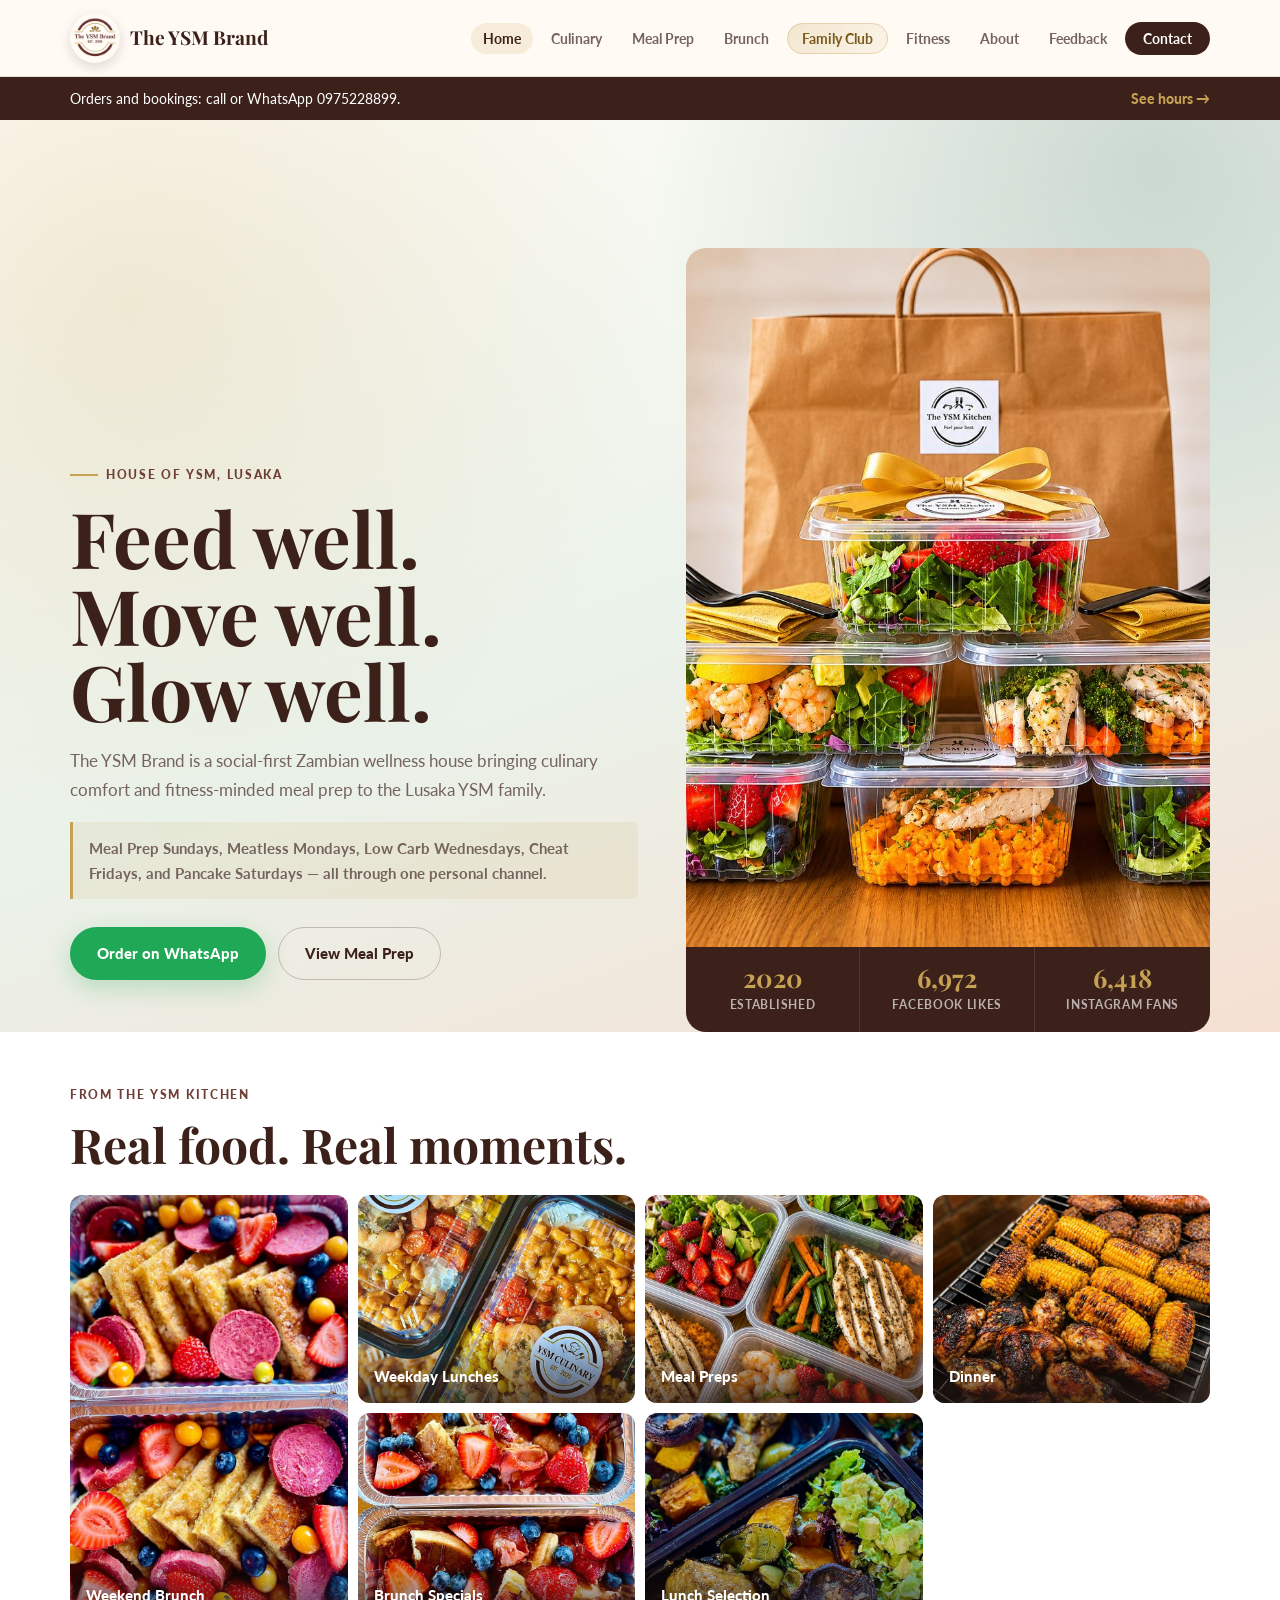
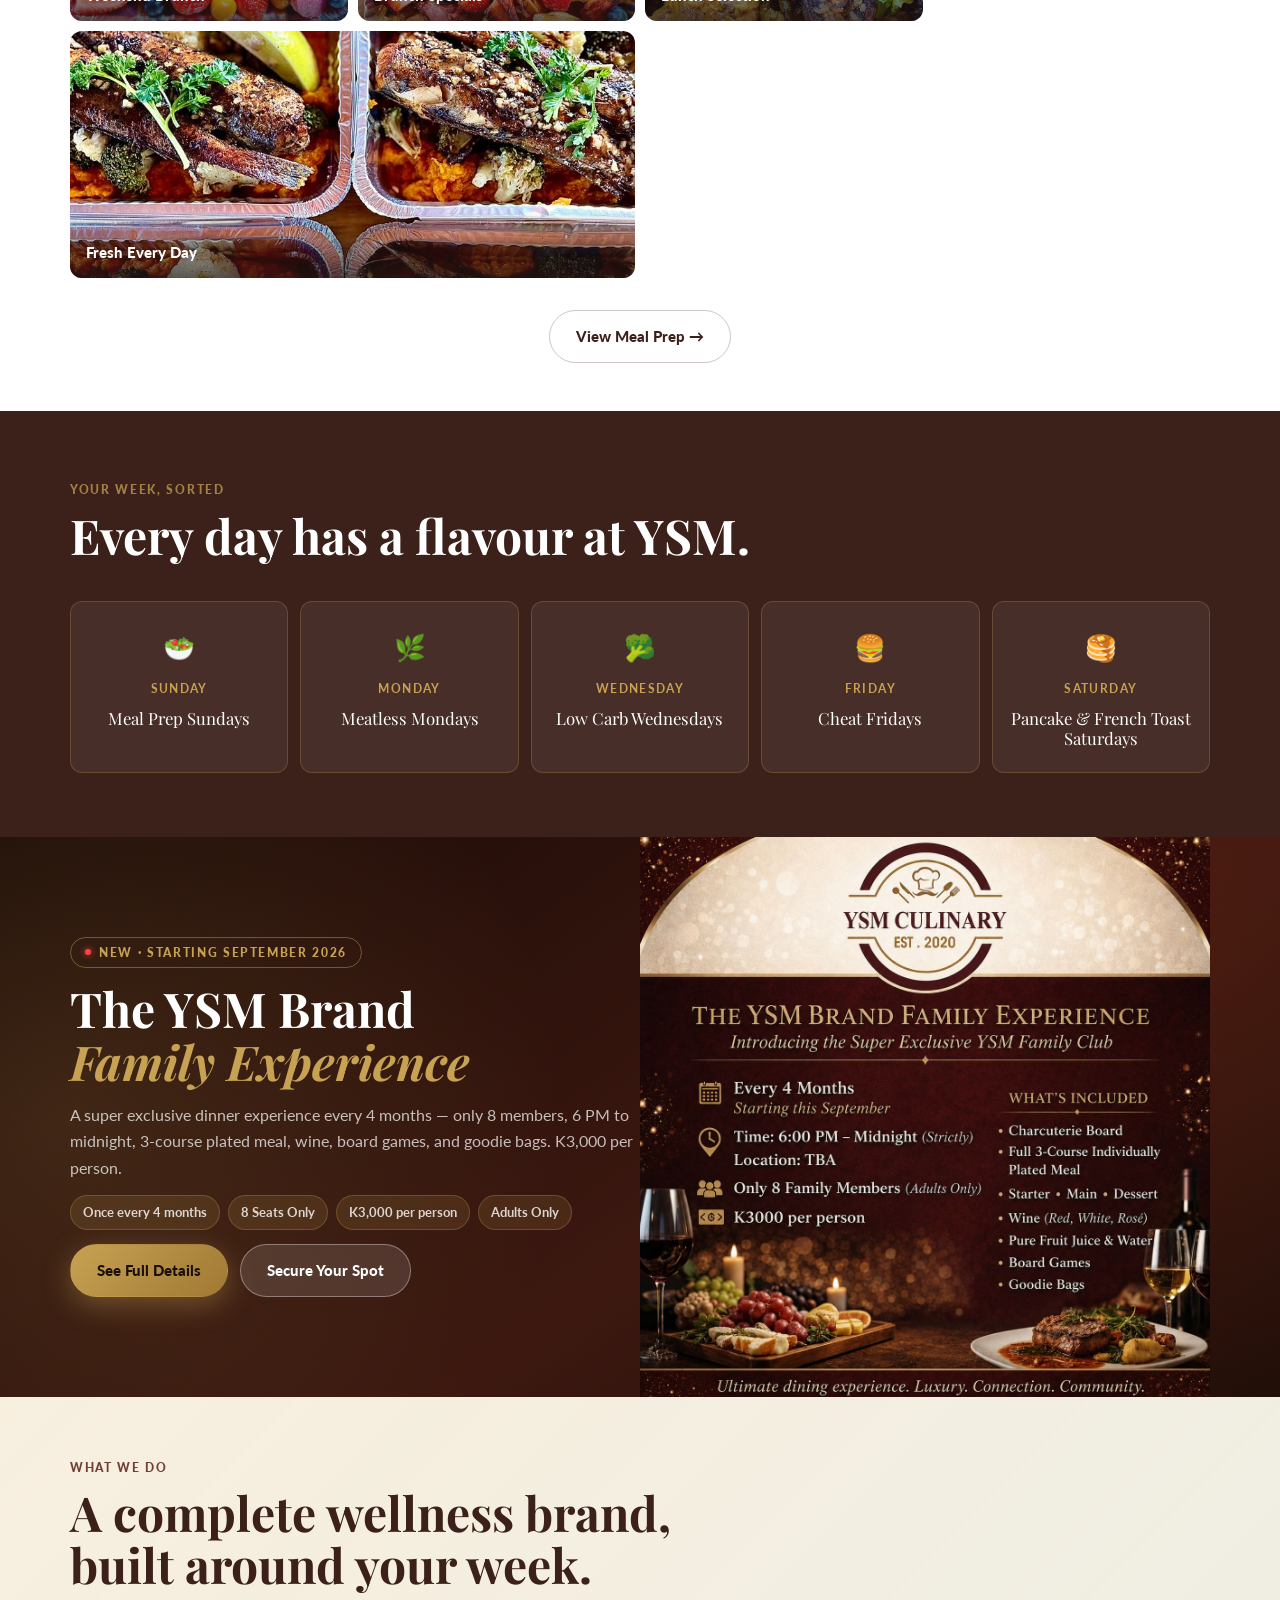
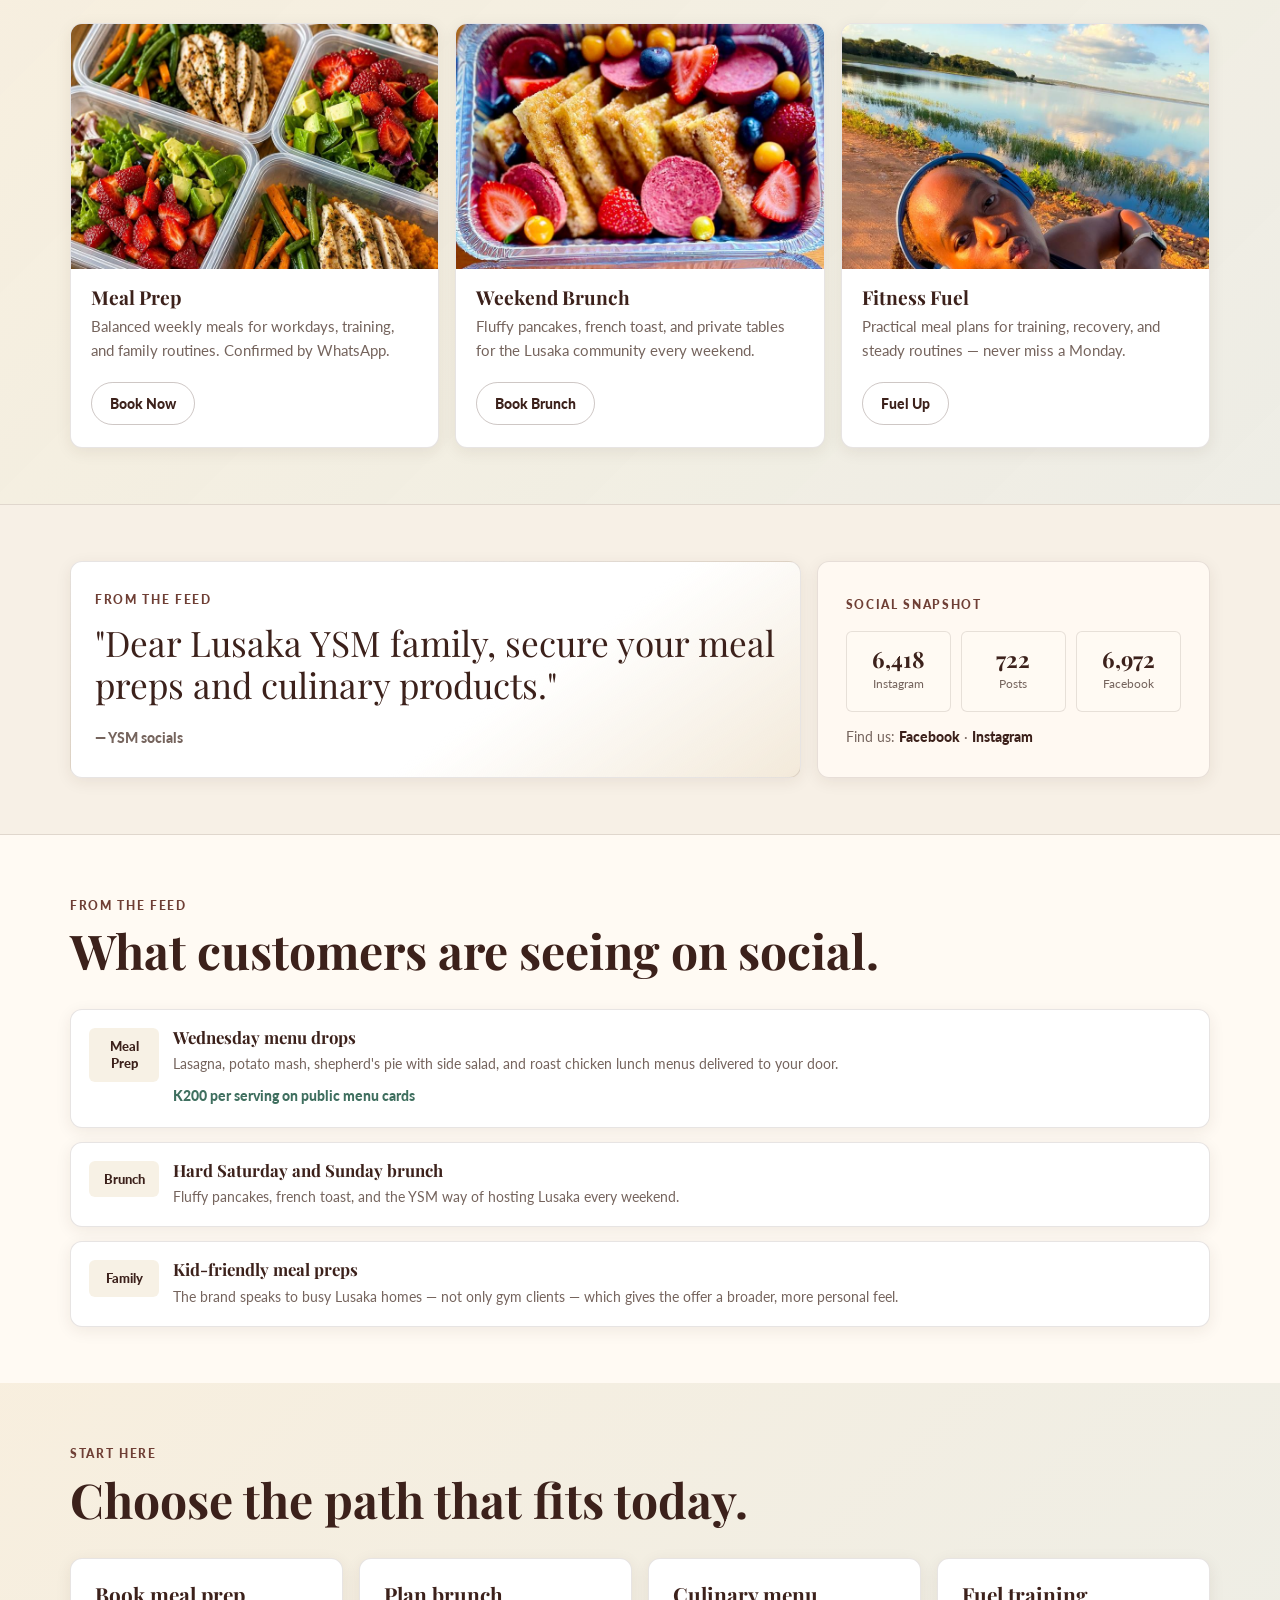
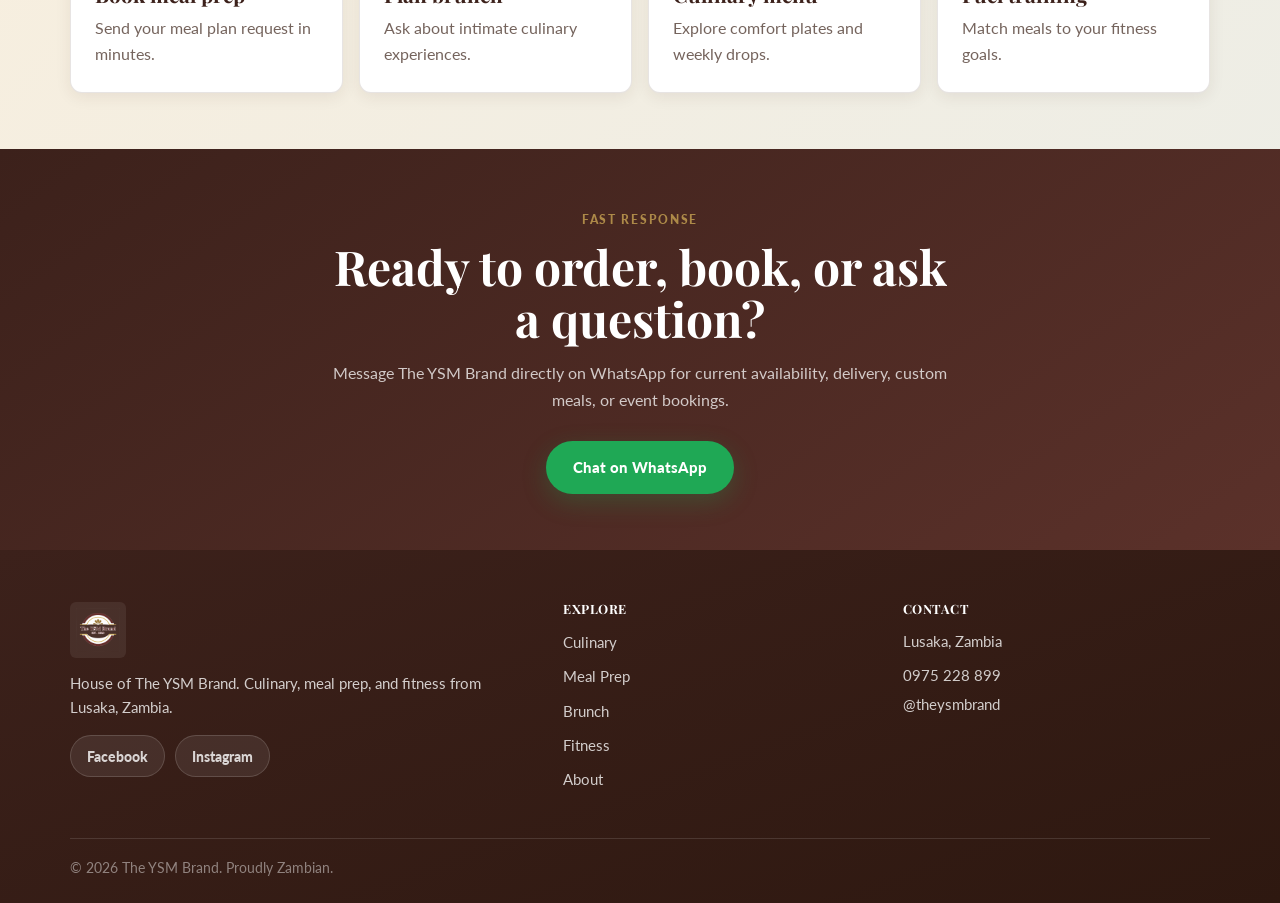
<file: ysm-brand/index.html>
<!DOCTYPE html>
<html lang="en">
<head>
    <meta charset="UTF-8">
    <meta name="viewport" content="width=device-width, initial-scale=1.0">
    <title>The YSM Brand | Lusaka Wellness House</title>
    <meta name="description" content="The YSM Brand is a Lusaka wellness house for culinary experiences, meal prep, brunch, and fitness-focused nutrition.">
    <meta name="author" content="The YSM Brand">
    <meta name="robots" content="index, follow">
    <meta name="keywords" content="The YSM Brand, Lusaka wellness, Zambia, Lusaka meal prep, Lusaka brunch, fitness nutrition Zambia">
    <meta name="theme-color" content="#c7a253">
    <link rel="canonical" href="https://ysm.zingati.app/">
    <meta property="og:site_name" content="The YSM Brand">
    <meta property="og:locale" content="en_ZM">
    <meta property="og:type" content="website">
    <meta property="og:title" content="The YSM Brand | Culinary, Meal Prep &amp; Fitness">
    <meta property="og:description" content="House of The YSM Brand in Lusaka, Zambia. Culinary experiences, meal prep, brunch, and fitness nutrition.">
    <meta property="og:url" content="https://ysm.zingati.app/">
    <meta property="og:image" content="https://ysm.zingati.app/images/social-preview.png">
    <meta property="og:image:width" content="1200">
    <meta property="og:image:height" content="630">
    <meta name="twitter:card" content="summary_large_image">
    <meta name="twitter:title" content="The YSM Brand | Lusaka Wellness House">
    <meta name="twitter:description" content="Culinary experiences, meal prep, brunch, and fitness nutrition from Lusaka, Zambia.">
    <meta name="twitter:image" content="https://ysm.zingati.app/images/social-preview.png">
    <link rel="icon" href="favicon.ico" sizes="any">
    <link rel="icon" href="favicon-32x32.png" type="image/png" sizes="32x32">
    <link rel="apple-touch-icon" href="apple-touch-icon.png" sizes="180x180">
    <link rel="manifest" href="site.webmanifest">
    <link rel="stylesheet" href="css/styles.css">
    <link rel="stylesheet" href="css/family-experience.css">
    <link rel="preconnect" href="https://fonts.googleapis.com">
    <link rel="preconnect" href="https://fonts.gstatic.com" crossorigin>
    <link href="https://fonts.googleapis.com/css2?family=Playfair+Display:wght@600;700&family=Lato:wght@400;700;900&display=swap" rel="stylesheet">
</head>
<body>

    <!-- NAVBAR -->
    <nav class="navbar">
        <div class="container nav-container">
            <div class="logo">
                <a href="index.html">
                    <img src="images/ysm-logo.png" alt="The YSM Brand logo" class="logo-img">
                    <span class="logo-text">The YSM Brand</span>
                </a>
            </div>
            <ul class="nav-links">
                <li><a href="index.html" class="active">Home</a></li>
                <li><a href="culinary.html">Culinary</a></li>
                <li><a href="meal-prep.html">Meal Prep</a></li>
                <li><a href="brunch.html">Brunch</a></li>
                <li><a href="family-experience.html" class="nav-family">Family Club</a></li>
                <li><a href="fitness.html">Fitness</a></li>
                <li><a href="about.html">About</a></li>
                <li><a href="feedback.html">Feedback</a></li>
                <li><a href="contact.html" class="nav-cta">Contact</a></li>
            </ul>
            <button class="mobile-menu-toggle" aria-label="Open menu" id="menuToggle">
                <span></span><span></span><span></span>
            </button>
        </div>
    </nav>
    <nav class="mobile-nav-drawer" id="mobileNav">
        <a href="index.html">Home</a>
        <a href="culinary.html">Culinary</a>
        <a href="meal-prep.html">Meal Prep</a>
        <a href="brunch.html">Brunch</a>
        <a href="family-experience.html" class="nav-family">✦ Family Club</a>
        <a href="fitness.html">Fitness</a>
        <a href="about.html">About</a>
        <a href="feedback.html">Feedback</a>
        <a href="contact.html" class="nav-cta">Contact</a>
    </nav>

    <main>

        <!-- NOTICE BAR -->
        <div class="notice-bar">
            <div class="container">
                <span>Orders and bookings: call or WhatsApp 0975228899.</span>
                <a href="contact.html">See hours →</a>
            </div>
        </div>

        <!-- HERO -->
        <section class="hero">
            <div class="container hero-inner">
                <div class="hero-text">
                    <span class="eyebrow">House of YSM, Lusaka</span>
                    <h1>Feed well.<br>Move well.<br>Glow well.</h1>
                    <p class="hero-lede">The YSM Brand is a social-first Zambian wellness house bringing culinary comfort and fitness-minded meal prep to the Lusaka YSM family.</p>
                    <div class="hero-note">Meal Prep Sundays, Meatless Mondays, Low Carb Wednesdays, Cheat Fridays, and Pancake Saturdays — all through one personal channel.</div>
                    <div class="hero-actions">
                        <a href="https://wa.me/260975228899?text=Hi%20The%20YSM%20Brand,%20I%20would%20like%20to%20place%20an%20order" class="btn btn-whatsapp" target="_blank" rel="noopener">Order on WhatsApp</a>
                        <a href="meal-prep.html" class="btn btn-outline">View Meal Prep</a>
                    </div>
                </div>
                <div class="hero-photo-wrap">
                    <img src="images/ysm-meal-preps-main.jpg" alt="YSM meal prep — fresh packaged meals from the YSM kitchen" loading="eager">
                    <div class="hero-stats">
                        <div class="hero-stat"><strong>2020</strong><span>Established</span></div>
                        <div class="hero-stat"><strong>6,972</strong><span>Facebook likes</span></div>
                        <div class="hero-stat"><strong>6,418</strong><span>Instagram fans</span></div>
                    </div>
                </div>
            </div>
        </section>

        <!-- PHOTO GALLERY -->
        <section class="gallery-section">
            <div class="container">
                <span class="section-kicker">From the YSM kitchen</span>
                <h2 class="section-title">Real food. Real moments.</h2>
                <div class="photo-grid">
                    <div class="photo-grid-item tall">
                        <img src="images/brunch-ysm.jpg" alt="YSM weekend brunch spread" loading="lazy">
                        <div class="photo-label">Weekend Brunch</div>
                    </div>
                    <div class="photo-grid-item">
                        <img src="images/ysm-lunches.jpg" alt="YSM weekday lunches" loading="lazy">
                        <div class="photo-label">Weekday Lunches</div>
                    </div>
                    <div class="photo-grid-item">
                        <img src="images/ysm-meal-preps.jpg" alt="YSM meal preps" loading="lazy">
                        <div class="photo-label">Meal Preps</div>
                    </div>
                    <div class="photo-grid-item">
                        <img src="images/ysm-dinner.jpg" alt="YSM dinner service" loading="lazy">
                        <div class="photo-label">Dinner</div>
                    </div>
                    <div class="photo-grid-item">
                        <img src="images/brunch-ysm-2.jpg" alt="YSM brunch second look" loading="lazy">
                        <div class="photo-label">Brunch Specials</div>
                    </div>
                    <div class="photo-grid-item">
                        <img src="images/ysm-lunches-2.jpg" alt="YSM lunch selection" loading="lazy">
                        <div class="photo-label">Lunch Selection</div>
                    </div>
                    <div class="photo-grid-item wide">
                        <img src="images/ysm-lunches-3.jpg" alt="YSM lunch variety" loading="lazy">
                        <div class="photo-label">Fresh Every Day</div>
                    </div>
                </div>
                <div style="text-align:center;margin-top:32px">
                    <a href="meal-prep.html" class="btn btn-outline">View Meal Prep →</a>
                </div>
            </div>
        </section>

        <!-- WEEKLY SCHEDULE -->
        <section class="weekly-schedule">
            <div class="container">
                <div class="section-head">
                    <span class="section-kicker">Your week, sorted</span>
                    <h2 class="section-title">Every day has a flavour at YSM.</h2>
                </div>
                <div class="week-strip">
                    <div class="week-card">
                        <span class="week-emoji">🥗</span>
                        <div class="week-day">Sunday</div>
                        <div class="week-theme">Meal Prep Sundays</div>
                    </div>
                    <div class="week-card">
                        <span class="week-emoji">🌿</span>
                        <div class="week-day">Monday</div>
                        <div class="week-theme">Meatless Mondays</div>
                    </div>
                    <div class="week-card">
                        <span class="week-emoji">🥦</span>
                        <div class="week-day">Wednesday</div>
                        <div class="week-theme">Low Carb Wednesdays</div>
                    </div>
                    <div class="week-card">
                        <span class="week-emoji">🍔</span>
                        <div class="week-day">Friday</div>
                        <div class="week-theme">Cheat Fridays</div>
                    </div>
                    <div class="week-card">
                        <span class="week-emoji">🥞</span>
                        <div class="week-day">Saturday</div>
                        <div class="week-theme">Pancake &amp; French Toast Saturdays</div>
                    </div>
                </div>
            </div>
        </section>

        <!-- FAMILY EXPERIENCE PROMO -->
        <section class="fc-promo">
            <div class="container fc-promo-inner">
                <div class="fc-promo-text">
                    <div class="fc-promo-new">New · Starting September 2026</div>
                    <h2>The YSM Brand<br><em>Family Experience</em></h2>
                    <p>A super exclusive dinner experience every 4 months — only 8 members, 6 PM to midnight, 3-course plated meal, wine, board games, and goodie bags. K3,000 per person.</p>
                    <div class="fc-promo-chips">
                        <span class="fc-chip">Once every 4 months</span>
                        <span class="fc-chip">8 Seats Only</span>
                        <span class="fc-chip">K3,000 per person</span>
                        <span class="fc-chip">Adults Only</span>
                    </div>
                    <div class="fc-promo-actions">
                        <a href="family-experience.html" class="btn btn-gold">See Full Details</a>
                        <a href="https://wa.me/260975228899?text=Hi%20The%20YSM%20Brand,%20I%20would%20like%20to%20secure%20my%20spot%20for%20the%20YSM%20Family%20Experience%20dinner%20club" class="btn btn-glass" target="_blank" rel="noopener">Secure Your Spot</a>
                    </div>
                </div>
                <img class="fc-promo-image" src="images/ysm-family-experience.jpg" alt="The YSM Brand Family Experience — exclusive monthly dinner club in Lusaka" loading="lazy">
            </div>
        </section>

        <!-- WHAT WE DO -->
        <section class="warm-band">
            <div class="container">
                <div class="section-head">
                    <span class="section-kicker">What we do</span>
                    <h2 class="section-title">A complete wellness brand,<br>built around your week.</h2>
                </div>
                <div class="grid-3">
                    <div class="visual-card">
                        <img class="visual-card-img" src="images/ysm-meal-preps.jpg" alt="YSM meal preps">
                        <div class="visual-card-body">
                            <h3>Meal Prep</h3>
                            <p>Balanced weekly meals for workdays, training, and family routines. Confirmed by WhatsApp.</p>
                            <a href="meal-prep.html" class="btn btn-outline btn-sm" style="margin-top:14px;align-self:flex-start">Book Now</a>
                        </div>
                    </div>
                    <div class="visual-card">
                        <img class="visual-card-img" src="images/brunch-ysm.jpg" alt="YSM weekend brunch">
                        <div class="visual-card-body">
                            <h3>Weekend Brunch</h3>
                            <p>Fluffy pancakes, french toast, and private tables for the Lusaka community every weekend.</p>
                            <a href="brunch.html" class="btn btn-outline btn-sm" style="margin-top:14px;align-self:flex-start">Book Brunch</a>
                        </div>
                    </div>
                    <div class="visual-card">
                        <img class="visual-card-img" src="images/ysm-fitness-outdoor.jpg" alt="YSM fitness — outdoor run in Lusaka">
                        <div class="visual-card-body">
                            <h3>Fitness Fuel</h3>
                            <p>Practical meal plans for training, recovery, and steady routines — never miss a Monday.</p>
                            <a href="fitness.html" class="btn btn-outline btn-sm" style="margin-top:14px;align-self:flex-start">Fuel Up</a>
                        </div>
                    </div>
                </div>
            </div>
        </section>

        <!-- SOCIAL PROOF -->
        <section class="band">
            <div class="container social-proof-grid">
                <article class="voice-card">
                    <div>
                        <span class="section-kicker" style="margin-bottom:12px;display:block">From the feed</span>
                        <blockquote>"Dear Lusaka YSM family, secure your meal preps and culinary products."</blockquote>
                    </div>
                    <cite>— YSM socials</cite>
                </article>
                <div class="panel soft">
                    <span class="section-kicker">Social snapshot</span>
                    <div class="stats-grid" style="margin-top:14px">
                        <div class="stat"><strong>6,418</strong><span>Instagram</span></div>
                        <div class="stat"><strong>722</strong><span>Posts</span></div>
                        <div class="stat"><strong>6,972</strong><span>Facebook</span></div>
                    </div>
                    <p class="source-note">Find us: <a href="https://www.facebook.com/theysmbrand" target="_blank" rel="noopener">Facebook</a> · <a href="https://www.instagram.com/theysmbrand/" target="_blank" rel="noopener">Instagram</a></p>
                </div>
            </div>
        </section>

        <!-- MENU BOARD -->
        <section>
            <div class="container">
                <div class="section-head">
                    <span class="section-kicker">From the feed</span>
                    <h2 class="section-title">What customers are seeing on social.</h2>
                </div>
                <div class="menu-board">
                    <article class="menu-card">
                        <div class="menu-date">Meal<br>Prep</div>
                        <div>
                            <h3>Wednesday menu drops</h3>
                            <p>Lasagna, potato mash, shepherd's pie with side salad, and roast chicken lunch menus delivered to your door.</p>
                            <span class="menu-price">K200 per serving on public menu cards</span>
                        </div>
                    </article>
                    <article class="menu-card">
                        <div class="menu-date">Brunch</div>
                        <div>
                            <h3>Hard Saturday and Sunday brunch</h3>
                            <p>Fluffy pancakes, french toast, and the YSM way of hosting Lusaka every weekend.</p>
                        </div>
                    </article>
                    <article class="menu-card">
                        <div class="menu-date">Family</div>
                        <div>
                            <h3>Kid-friendly meal preps</h3>
                            <p>The brand speaks to busy Lusaka homes — not only gym clients — which gives the offer a broader, more personal feel.</p>
                        </div>
                    </article>
                </div>
            </div>
        </section>

        <!-- START HERE -->
        <section class="warm-band">
            <div class="container">
                <div class="section-head">
                    <span class="section-kicker">Start here</span>
                    <h2 class="section-title">Choose the path that fits today.</h2>
                </div>
                <div class="grid-4">
                    <a class="card card-link" href="meal-prep.html">
                        <h3>Book meal prep</h3>
                        <p>Send your meal plan request in minutes.</p>
                    </a>
                    <a class="card card-link" href="brunch.html">
                        <h3>Plan brunch</h3>
                        <p>Ask about intimate culinary experiences.</p>
                    </a>
                    <a class="card card-link" href="culinary.html">
                        <h3>Culinary menu</h3>
                        <p>Explore comfort plates and weekly drops.</p>
                    </a>
                    <a class="card card-link" href="fitness.html">
                        <h3>Fuel training</h3>
                        <p>Match meals to your fitness goals.</p>
                    </a>
                </div>
            </div>
        </section>

        <!-- CTA BAND -->
        <section class="dark-band">
            <div class="container" style="text-align:center;max-width:640px">
                <span class="section-kicker" style="color:rgba(199,162,83,0.8)">Fast response</span>
                <h2 class="section-title" style="margin-top:10px">Ready to order, book, or ask a question?</h2>
                <p class="section-lede" style="margin:0 0 28px">Message The YSM Brand directly on WhatsApp for current availability, delivery, custom meals, or event bookings.</p>
                <a href="https://wa.me/260975228899" class="btn btn-whatsapp" target="_blank" rel="noopener">Chat on WhatsApp</a>
            </div>
        </section>

    </main>

    <!-- FOOTER -->
    <footer class="footer">
        <div class="container footer-grid">
            <div>
                <img src="images/ysm-logo.png" alt="The YSM Brand logo" class="footer-logo">
                <p>House of The YSM Brand. Culinary, meal prep, and fitness from Lusaka, Zambia.</p>
                <div class="social-strip" style="margin-top:16px">
                    <a class="social-link" href="https://www.facebook.com/theysmbrand" target="_blank" rel="noopener" style="background:rgba(255,255,255,0.08);border-color:rgba(255,255,255,0.15);color:rgba(255,255,255,0.8)">Facebook</a>
                    <a class="social-link" href="https://www.instagram.com/theysmbrand/" target="_blank" rel="noopener" style="background:rgba(255,255,255,0.08);border-color:rgba(255,255,255,0.15);color:rgba(255,255,255,0.8)">Instagram</a>
                </div>
            </div>
            <div>
                <h4>Explore</h4>
                <ul>
                    <li><a href="culinary.html">Culinary</a></li>
                    <li><a href="meal-prep.html">Meal Prep</a></li>
                    <li><a href="brunch.html">Brunch</a></li>
                    <li><a href="fitness.html">Fitness</a></li>
                    <li><a href="about.html">About</a></li>
                </ul>
            </div>
            <div>
                <h4>Contact</h4>
                <p>Lusaka, Zambia</p>
                <p style="margin-top:10px"><a href="https://wa.me/260975228899">0975 228 899</a></p>
                <p style="margin-top:6px"><a href="https://www.instagram.com/theysmbrand/">@theysmbrand</a></p>
            </div>
        </div>
        <div class="container footer-bottom">&copy; 2026 The YSM Brand. Proudly Zambian.</div>
    </footer>

    <!-- MOBILE ACTION BAR -->
    <div class="mobile-action-bar">
        <a href="https://wa.me/260975228899" class="btn btn-whatsapp" target="_blank" rel="noopener">WhatsApp</a>
        <a href="meal-prep.html" class="btn btn-outline">Meal Prep</a>
    </div>

    <script src="js/main.js"></script>
    <script>
        const toggle = document.getElementById('menuToggle');
        const drawer = document.getElementById('mobileNav');
        toggle.addEventListener('click', () => {
            drawer.classList.toggle('active');
            toggle.setAttribute('aria-expanded', drawer.classList.contains('active'));
        });
    </script>
</body>
</html>
</file>
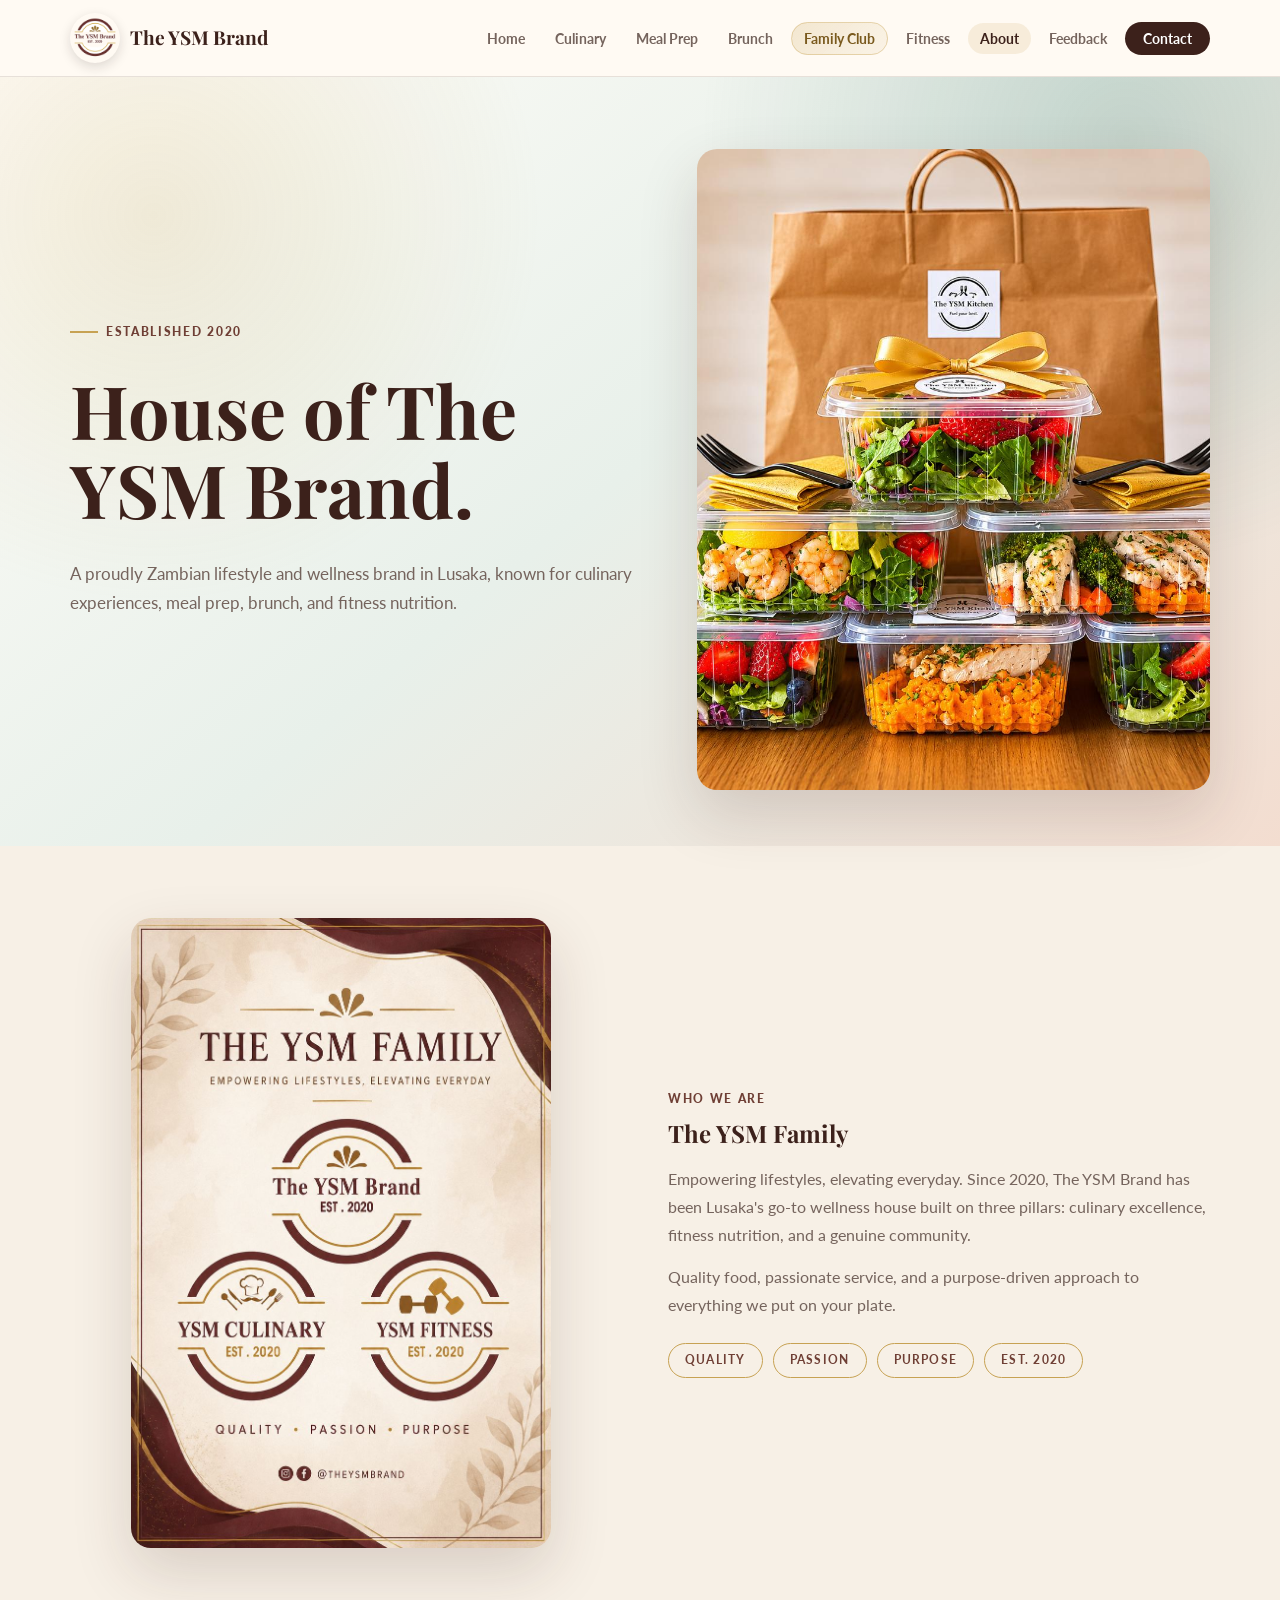
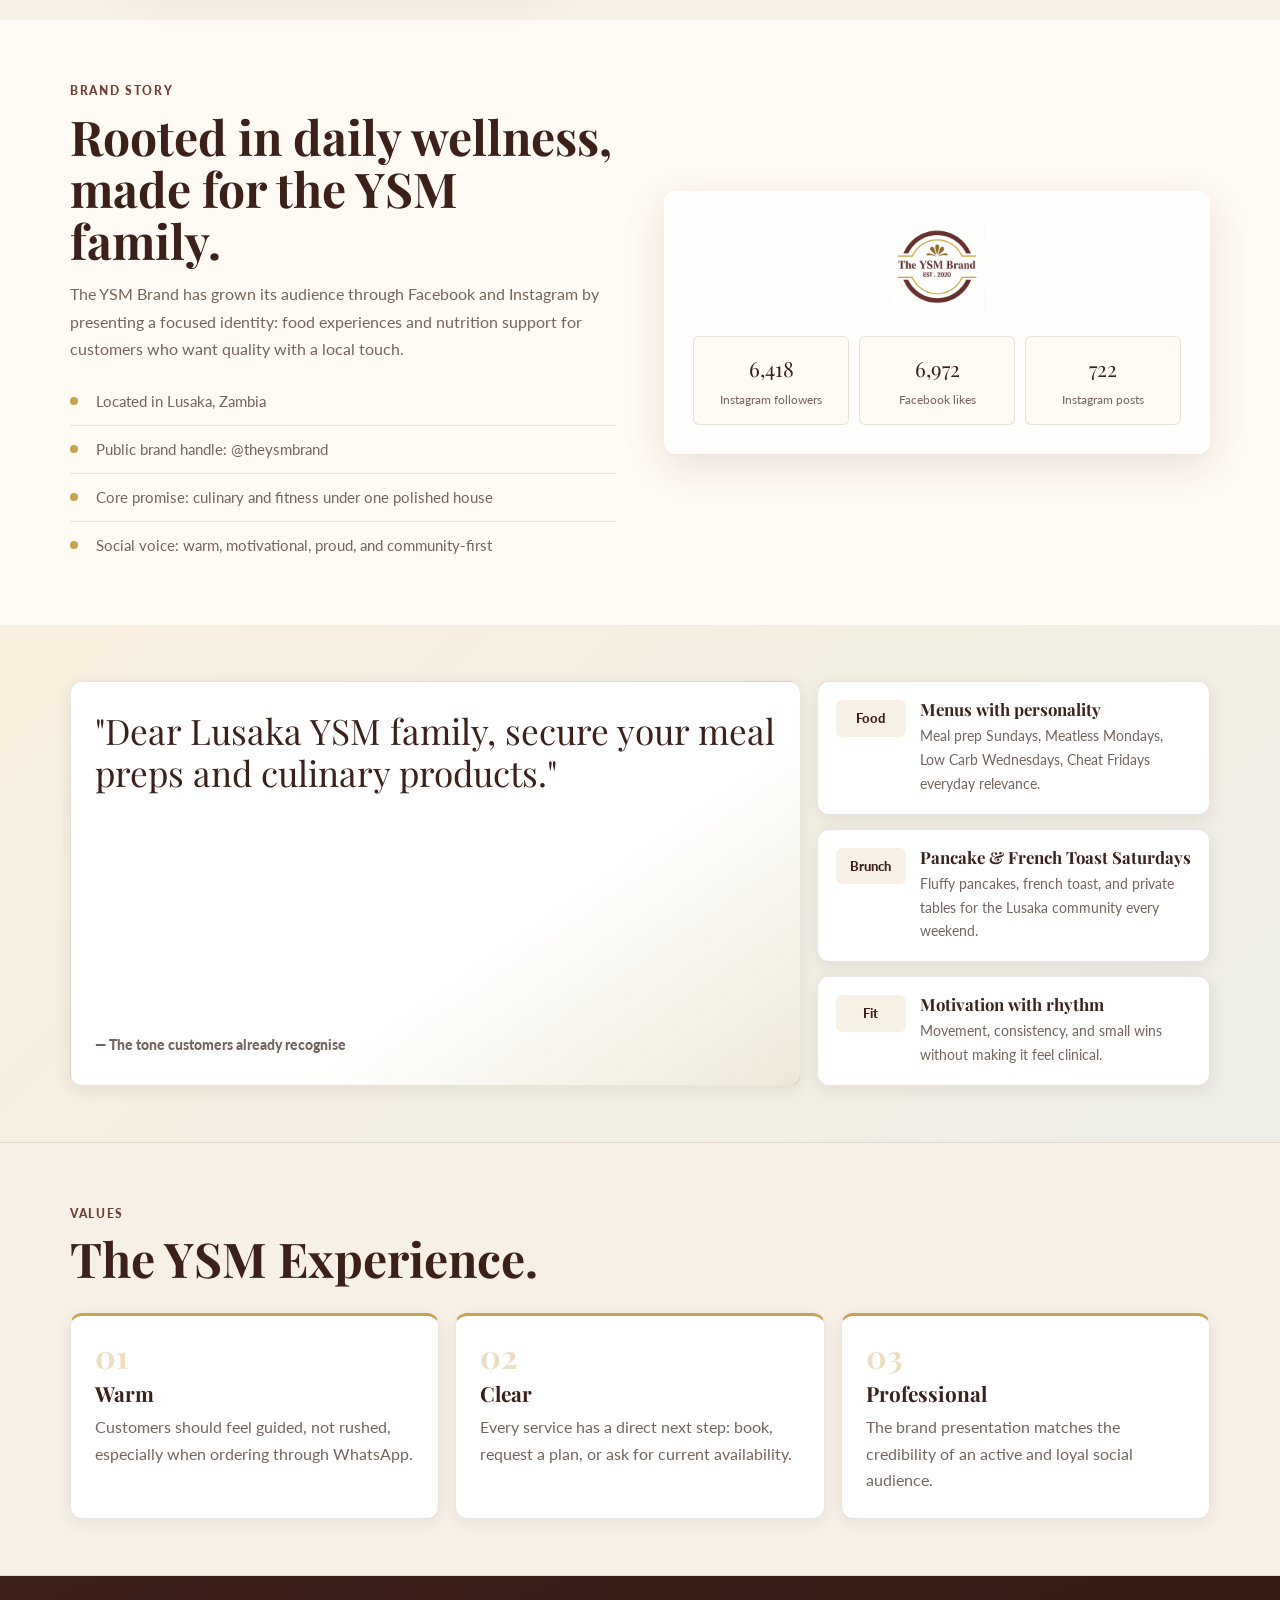
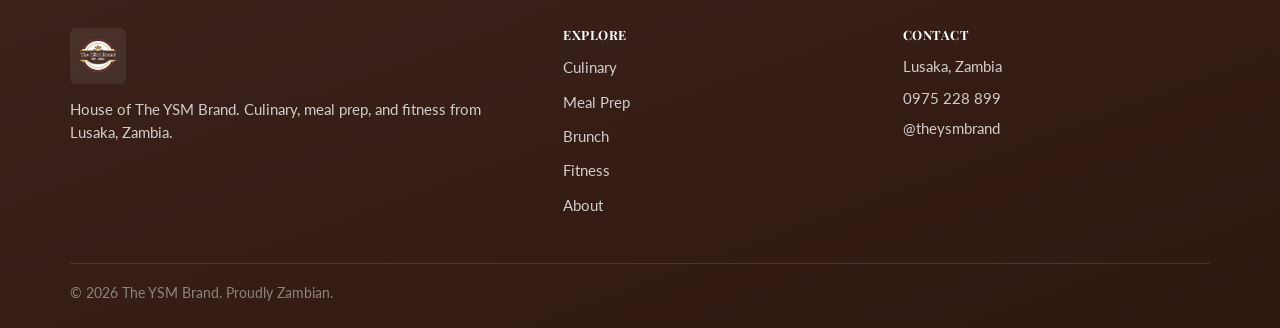
<file: ysm-brand/about.html>
<!DOCTYPE html>
<html lang="en">
<head>
    <meta charset="UTF-8">
    <meta name="viewport" content="width=device-width, initial-scale=1.0">
    <title>About | The YSM Brand</title>
    <meta name="description" content="Learn about The YSM Brand, a Lusaka-based wellness brand established in 2020 across culinary experiences and fitness nutrition.">
    <link rel="canonical" href="https://ysm.zingati.app/about.html">
    <meta property="og:title" content="About | The YSM Brand">
    <meta property="og:description" content="Meet The YSM Brand — a proudly Zambian wellness house in Lusaka, established 2020. Quality food, passionate service, and a purpose-driven approach to culinary and fitness.">
    <meta property="og:image" content="https://ysm.zingati.app/images/social-preview.png">
    <meta name="theme-color" content="#c7a253">
    <link rel="icon" href="favicon.ico" sizes="any">
    <link rel="apple-touch-icon" href="apple-touch-icon.png" sizes="180x180">
    <link rel="manifest" href="site.webmanifest">
    <link rel="stylesheet" href="css/styles.css">
    <link rel="preconnect" href="https://fonts.googleapis.com">
    <link rel="preconnect" href="https://fonts.gstatic.com" crossorigin>
    <link href="https://fonts.googleapis.com/css2?family=Playfair+Display:wght@600;700&family=Lato:wght@400;700;900&display=swap" rel="stylesheet">
</head>
<body>
    <nav class="navbar">
        <div class="container nav-container">
            <div class="logo"><a href="index.html"><img src="images/ysm-logo.png" alt="The YSM Brand logo" class="logo-img"><span class="logo-text">The YSM Brand</span></a></div>
            <ul class="nav-links">
                <li><a href="index.html">Home</a></li><li><a href="culinary.html">Culinary</a></li><li><a href="meal-prep.html">Meal Prep</a></li><li><a href="brunch.html">Brunch</a></li><li><a href="family-experience.html" class="nav-family">Family Club</a></li><li><a href="fitness.html">Fitness</a></li><li><a href="about.html" class="active">About</a></li><li><a href="feedback.html">Feedback</a></li><li><a href="contact.html" class="nav-cta">Contact</a></li>
            </ul>
            <button class="mobile-menu-toggle" id="menuToggle" aria-label="Open menu"><span></span><span></span><span></span></button>
        </div>
    </nav>
    <nav class="mobile-nav-drawer" id="mobileNav">
        <a href="index.html">Home</a><a href="culinary.html">Culinary</a><a href="meal-prep.html">Meal Prep</a><a href="brunch.html">Brunch</a><a href="family-experience.html" class="nav-family">✦ Family Club</a><a href="fitness.html">Fitness</a><a href="about.html">About</a><a href="feedback.html">Feedback</a><a href="contact.html" class="nav-cta">Contact</a>
    </nav>

    <main>

        <!-- HERO -->
        <section class="page-hero">
            <div class="container page-hero-inner">
                <div class="page-hero-text">
                    <span class="eyebrow">Established 2020</span>
                    <h1>House of The YSM Brand.</h1>
                    <p class="page-lede">A proudly Zambian lifestyle and wellness brand in Lusaka, known for culinary experiences, meal prep, brunch, and fitness nutrition.</p>
                </div>
                <img class="page-hero-image" src="images/ysm-meal-preps-main.jpg" alt="YSM meal preps — the YSM Brand culinary pillar" loading="eager">
            </div>
        </section>

        <!-- WHO WE ARE -->
        <section class="ysm-family-section">
            <div class="container ysm-family-inner">
                <img class="ysm-family-image" src="images/ysm-family-brand.jpg" alt="The YSM Family — Quality, Passion, Purpose" loading="lazy">
                <div class="ysm-family-text">
                    <span class="section-kicker">Who we are</span>
                    <h2>The YSM Family</h2>
                    <p>Empowering lifestyles, elevating everyday. Since 2020, The YSM Brand has been Lusaka's go-to wellness house built on three pillars: culinary excellence, fitness nutrition, and a genuine community.</p>
                    <p>Quality food, passionate service, and a purpose-driven approach to everything we put on your plate.</p>
                    <div class="ysm-family-pillars">
                        <span class="ysm-family-pillar">Quality</span>
                        <span class="ysm-family-pillar">Passion</span>
                        <span class="ysm-family-pillar">Purpose</span>
                        <span class="ysm-family-pillar">Est. 2020</span>
                    </div>
                </div>
            </div>
        </section>

        <!-- BRAND STORY -->
        <section>
            <div class="container split">
                <div>
                    <span class="section-kicker">Brand story</span>
                    <h2 class="section-title">Rooted in daily wellness, made for the YSM family.</h2>
                    <p class="section-lede">The YSM Brand has grown its audience through Facebook and Instagram by presenting a focused identity: food experiences and nutrition support for customers who want quality with a local touch.</p>
                    <ul class="check-list">
                        <li>Located in Lusaka, Zambia</li>
                        <li>Public brand handle: @theysmbrand</li>
                        <li>Core promise: culinary and fitness under one polished house</li>
                        <li>Social voice: warm, motivational, proud, and community-first</li>
                    </ul>
                </div>
                <div class="brand-card">
                    <img src="images/ysm-logo.png" alt="The YSM Brand logo">
                    <dl>
                        <div><dt>6,418</dt><dd>Instagram followers</dd></div>
                        <div><dt>6,972</dt><dd>Facebook likes</dd></div>
                        <div><dt>722</dt><dd>Instagram posts</dd></div>
                    </dl>
                </div>
            </div>
        </section>

        <!-- WHAT WE DO -->
        <section class="warm-band">
            <div class="container social-proof-grid">
                <article class="voice-card">
                    <div><blockquote>"Dear Lusaka YSM family, secure your meal preps and culinary products."</blockquote></div>
                    <cite>— The tone customers already recognise</cite>
                </article>
                <div class="menu-board">
                    <article class="menu-card"><div class="menu-date">Food</div><div><h3>Menus with personality</h3><p>Meal prep Sundays, Meatless Mondays, Low Carb Wednesdays, Cheat Fridays everyday relevance.</p></div></article>
                    <article class="menu-card"><div class="menu-date">Brunch</div><div><h3>Pancake &amp; French Toast Saturdays</h3><p>Fluffy pancakes, french toast, and private tables for the Lusaka community every weekend.</p></div></article>
                    <article class="menu-card"><div class="menu-date">Fit</div><div><h3>Motivation with rhythm</h3><p>Movement, consistency, and small wins without making it feel clinical.</p></div></article>
                </div>
            </div>
        </section>

        <!-- VALUES -->
        <section class="band">
            <div class="container">
                <span class="section-kicker">Values</span>
                <h2 class="section-title" style="margin-bottom:28px">The YSM Experience.</h2>
                <div class="grid-3">
                    <article class="card card--gold-accent"><div class="card-gold-num">01</div><h3>Warm</h3><p>Customers should feel guided, not rushed, especially when ordering through WhatsApp.</p></article>
                    <article class="card card--gold-accent"><div class="card-gold-num">02</div><h3>Clear</h3><p>Every service has a direct next step: book, request a plan, or ask for current availability.</p></article>
                    <article class="card card--gold-accent"><div class="card-gold-num">03</div><h3>Professional</h3><p>The brand presentation matches the credibility of an active and loyal social audience.</p></article>
                </div>
            </div>
        </section>

    </main>

    <footer class="footer">
        <div class="container footer-grid">
            <div><img src="images/ysm-logo.png" alt="The YSM Brand logo" class="footer-logo"><p>House of The YSM Brand. Culinary, meal prep, and fitness from Lusaka, Zambia.</p></div>
            <div><h4>Explore</h4><ul><li><a href="culinary.html">Culinary</a></li><li><a href="meal-prep.html">Meal Prep</a></li><li><a href="brunch.html">Brunch</a></li><li><a href="fitness.html">Fitness</a></li><li><a href="about.html">About</a></li></ul></div>
            <div><h4>Contact</h4><p>Lusaka, Zambia</p><p style="margin-top:8px"><a href="https://wa.me/260975228899">0975 228 899</a></p><p style="margin-top:6px"><a href="https://www.instagram.com/theysmbrand/">@theysmbrand</a></p></div>
        </div>
        <div class="container footer-bottom">&copy; 2026 The YSM Brand. Proudly Zambian.</div>
    </footer>
    <div class="mobile-action-bar">
        <a class="btn btn-whatsapp" target="_blank" rel="noopener" href="https://wa.me/260975228899">WhatsApp</a>
        <a class="btn btn-outline" href="culinary.html">Culinary</a>
    </div>
    <script src="js/main.js"></script>
    <script>const t=document.getElementById('menuToggle'),d=document.getElementById('mobileNav');t.addEventListener('click',()=>{d.classList.toggle('active');});</script>
</body>
</html>
</file>
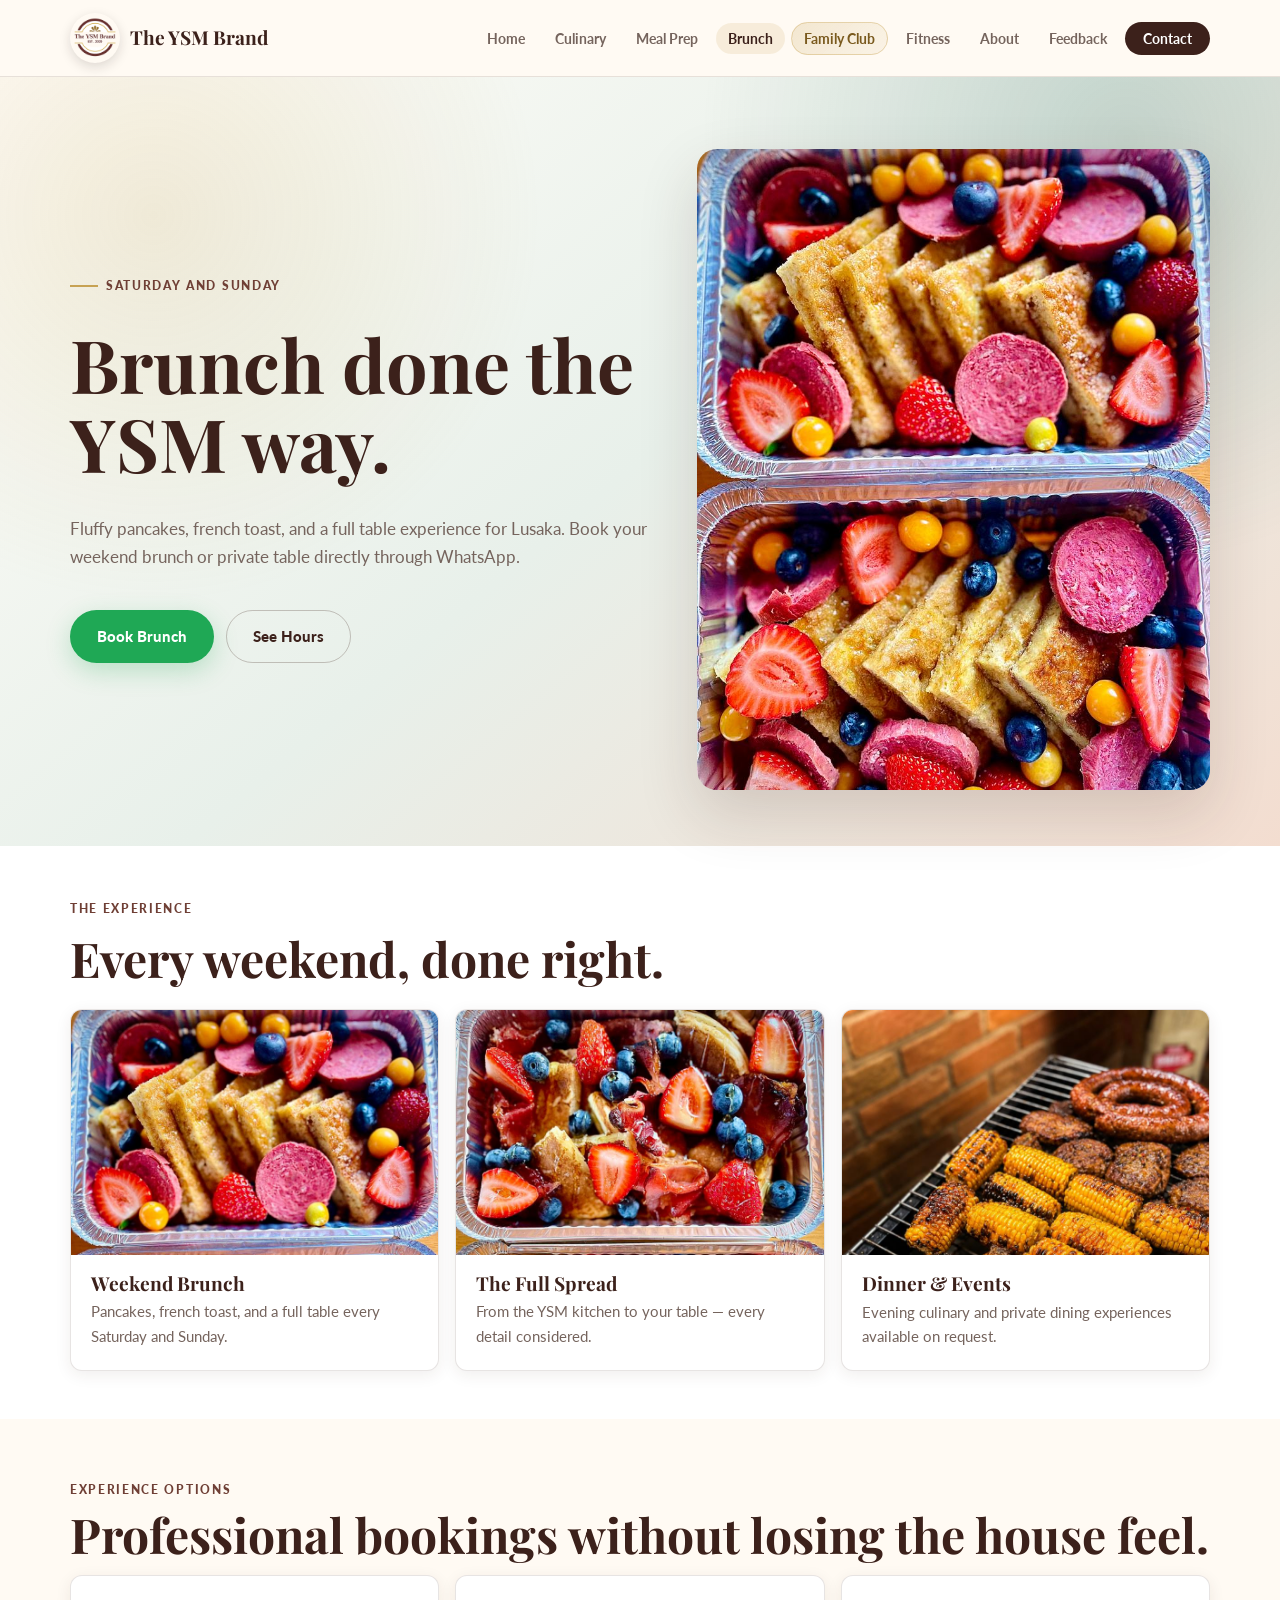
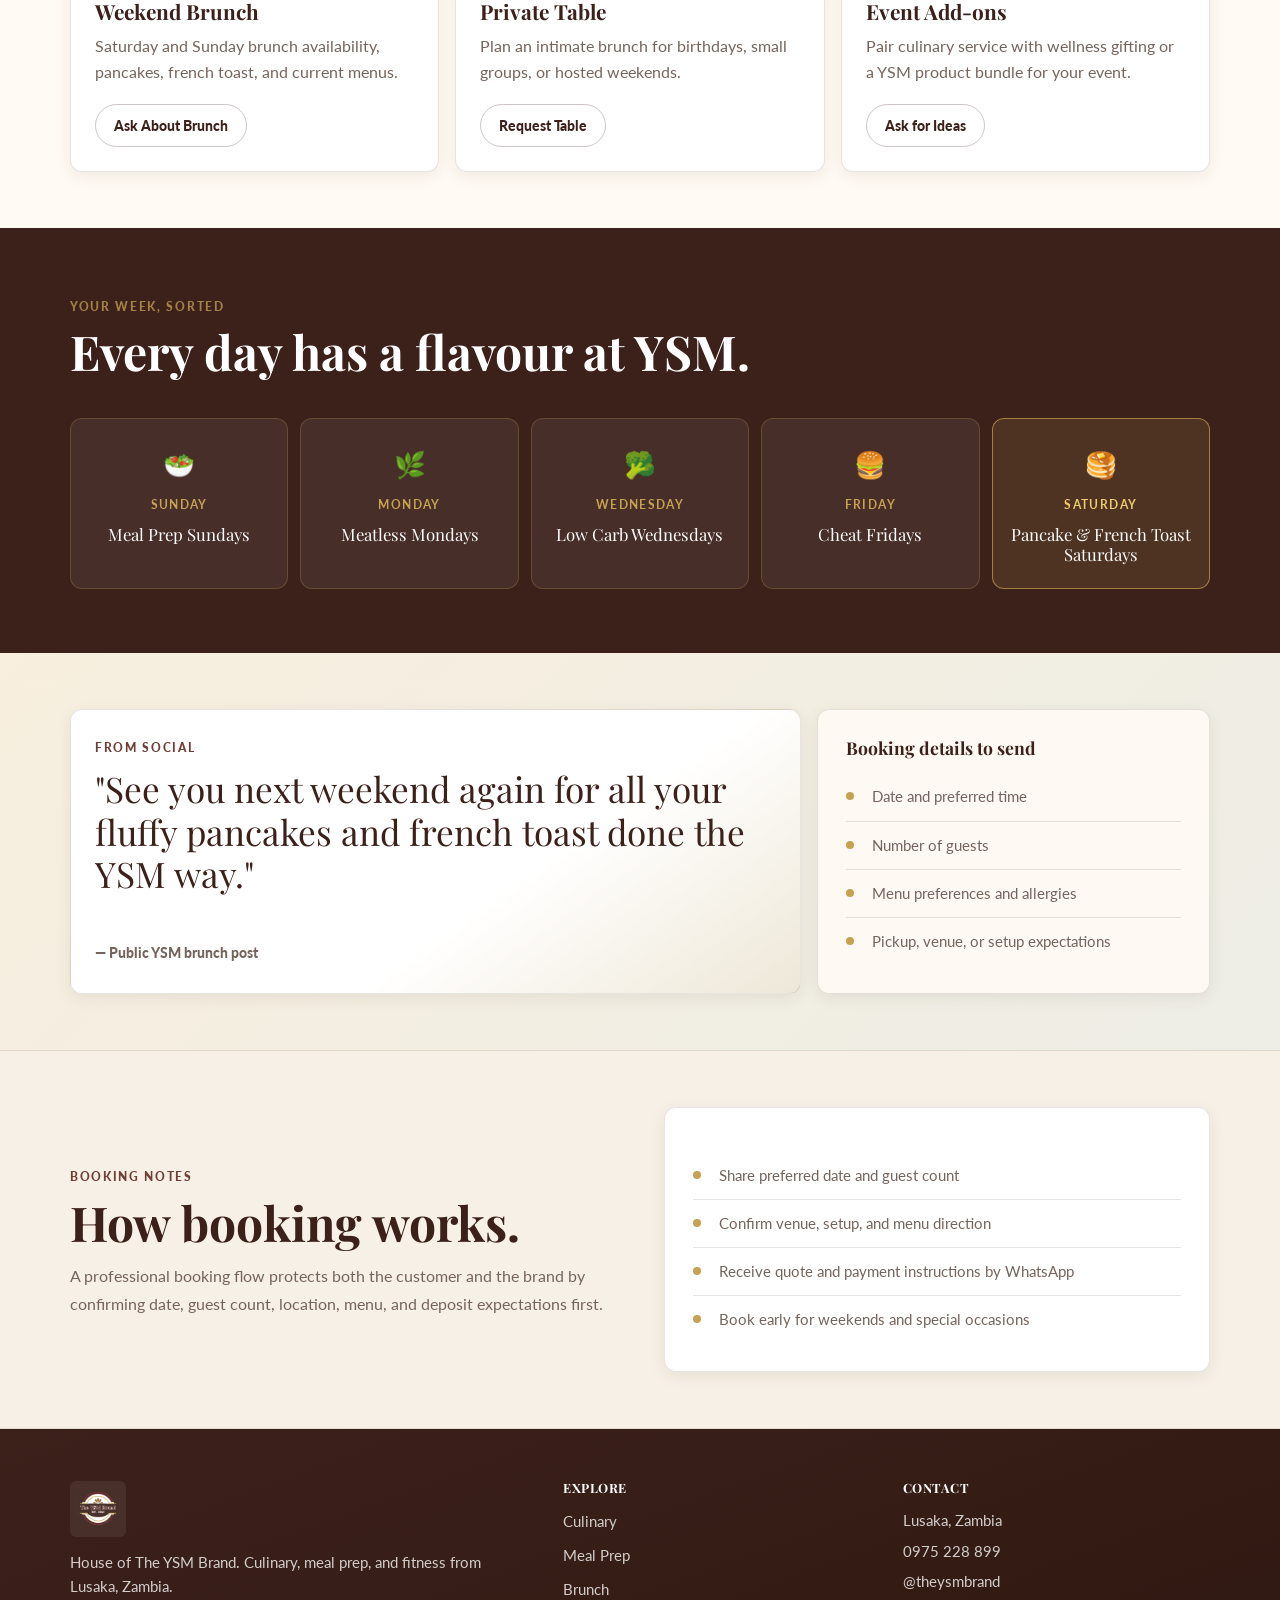
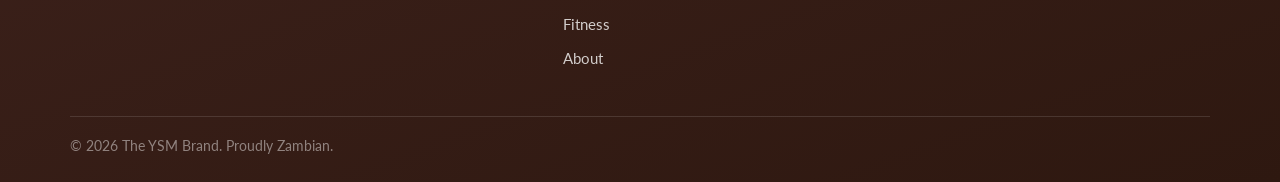
<file: ysm-brand/brunch.html>
<!DOCTYPE html>
<html lang="en">
<head>
    <meta charset="UTF-8">
    <meta name="viewport" content="width=device-width, initial-scale=1.0">
    <title>Brunch | The YSM Brand</title>
    <meta name="description" content="Book weekend brunch and private culinary experiences with The YSM Brand in Lusaka, including pancakes, french toast, and event add-ons.">
    <meta name="theme-color" content="#c7a253">
    <link rel="canonical" href="https://ysm.zingati.app/brunch.html">
    <meta property="og:title" content="Brunch | The YSM Brand">
    <meta property="og:description" content="Book weekend brunch and private culinary experiences with The YSM Brand in Lusaka.">
    <meta property="og:image" content="https://ysm.zingati.app/images/social-preview.png">
    <link rel="icon" href="favicon.ico" sizes="any">
    <link rel="apple-touch-icon" href="apple-touch-icon.png" sizes="180x180">
    <link rel="manifest" href="site.webmanifest">
    <link rel="stylesheet" href="css/styles.css">
    <link rel="preconnect" href="https://fonts.googleapis.com">
    <link rel="preconnect" href="https://fonts.gstatic.com" crossorigin>
    <link href="https://fonts.googleapis.com/css2?family=Playfair+Display:wght@600;700&family=Lato:wght@400;700;900&display=swap" rel="stylesheet">
</head>
<body>
    <nav class="navbar">
        <div class="container nav-container">
            <div class="logo"><a href="index.html"><img src="images/ysm-logo.png" alt="The YSM Brand logo" class="logo-img"><span class="logo-text">The YSM Brand</span></a></div>
            <ul class="nav-links">
                <li><a href="index.html">Home</a></li><li><a href="culinary.html">Culinary</a></li><li><a href="meal-prep.html">Meal Prep</a></li><li><a href="brunch.html" class="active">Brunch</a></li><li><a href="family-experience.html" class="nav-family">Family Club</a></li><li><a href="fitness.html">Fitness</a></li><li><a href="about.html">About</a></li><li><a href="feedback.html">Feedback</a></li><li><a href="contact.html" class="nav-cta">Contact</a></li>
            </ul>
            <button class="mobile-menu-toggle" id="menuToggle" aria-label="Open menu"><span></span><span></span><span></span></button>
        </div>
    </nav>
    <nav class="mobile-nav-drawer" id="mobileNav">
        <a href="index.html">Home</a><a href="culinary.html">Culinary</a><a href="meal-prep.html">Meal Prep</a><a href="brunch.html">Brunch</a><a href="family-experience.html" class="nav-family">✦ Family Club</a><a href="fitness.html">Fitness</a><a href="about.html">About</a><a href="feedback.html">Feedback</a><a href="contact.html" class="nav-cta">Contact</a>
    </nav>

    <main>
        <section class="page-hero">
            <div class="container page-hero-inner">
                <div class="page-hero-text">
                    <span class="eyebrow">Saturday and Sunday</span>
                    <h1>Brunch done the YSM way.</h1>
                    <p class="page-lede">Fluffy pancakes, french toast, and a full table experience for Lusaka. Book your weekend brunch or private table directly through WhatsApp.</p>
                    <div class="hero-actions" style="margin-top:24px">
                        <a href="https://wa.me/260975228899?text=Hi%20The%20YSM%20Brand,%20I%20would%20like%20to%20book%20brunch" class="btn btn-whatsapp" target="_blank" rel="noopener">Book Brunch</a>
                        <a href="contact.html" class="btn btn-outline">See Hours</a>
                    </div>
                </div>
                <img class="page-hero-image" src="images/brunch-ysm.jpg" alt="YSM weekend brunch spread — colourful and vibrant" loading="eager">
            </div>
        </section>

        <!-- BRUNCH PHOTOS -->
        <section class="gallery-section">
            <div class="container">
                <span class="section-kicker">The experience</span>
                <h2 class="section-title">Every weekend, done right.</h2>
                <div class="grid-3">
                    <div class="visual-card">
                        <img class="visual-card-img" src="images/brunch-ysm.jpg" alt="YSM brunch spread">
                        <div class="visual-card-body"><h3>Weekend Brunch</h3><p>Pancakes, french toast, and a full table every Saturday and Sunday.</p></div>
                    </div>
                    <div class="visual-card">
                        <img class="visual-card-img" src="images/brunch-ysm-2.jpg" alt="YSM brunch special">
                        <div class="visual-card-body"><h3>The Full Spread</h3><p>From the YSM kitchen to your table — every detail considered.</p></div>
                    </div>
                    <div class="visual-card">
                        <img class="visual-card-img" src="images/ysm-dinner.jpg" alt="YSM dinner service">
                        <div class="visual-card-body"><h3>Dinner &amp; Events</h3><p>Evening culinary and private dining experiences available on request.</p></div>
                    </div>
                </div>
            </div>
        </section>

        <section>
            <div class="container">
                <span class="section-kicker">Experience options</span>
                <h2 class="section-title">Professional bookings without losing the house feel.</h2>
                <div class="grid-3">
                    <article class="card"><h3>Weekend Brunch</h3><p>Saturday and Sunday brunch availability, pancakes, french toast, and current menus.</p><a class="btn btn-outline btn-sm" style="margin-top:18px" target="_blank" rel="noopener" href="https://wa.me/260975228899?text=Hi%20The%20YSM%20Brand,%20I%20would%20like%20to%20ask%20about%20weekend%20brunch">Ask About Brunch</a></article>
                    <article class="card"><h3>Private Table</h3><p>Plan an intimate brunch for birthdays, small groups, or hosted weekends.</p><a class="btn btn-outline btn-sm" style="margin-top:18px" target="_blank" rel="noopener" href="https://wa.me/260975228899?text=Hi%20The%20YSM%20Brand,%20I%20would%20like%20a%20private%20table%20quote">Request Table</a></article>
                    <article class="card"><h3>Event Add-ons</h3><p>Pair culinary service with wellness gifting or a YSM product bundle for your event.</p><a class="btn btn-outline btn-sm" style="margin-top:18px" target="_blank" rel="noopener" href="https://wa.me/260975228899?text=Hi%20The%20YSM%20Brand,%20I%20would%20like%20event%20add-on%20ideas">Ask for Ideas</a></article>
                </div>
            </div>
        </section>

        <!-- WEEKLY SCHEDULE -->
        <section class="weekly-schedule">
            <div class="container">
                <div class="section-head">
                    <span class="section-kicker">Your week, sorted</span>
                    <h2 class="section-title">Every day has a flavour at YSM.</h2>
                </div>
                <div class="week-strip">
                    <div class="week-card">
                        <span class="week-emoji">🥗</span>
                        <div class="week-day">Sunday</div>
                        <div class="week-theme">Meal Prep Sundays</div>
                    </div>
                    <div class="week-card">
                        <span class="week-emoji">🌿</span>
                        <div class="week-day">Monday</div>
                        <div class="week-theme">Meatless Mondays</div>
                    </div>
                    <div class="week-card">
                        <span class="week-emoji">🥦</span>
                        <div class="week-day">Wednesday</div>
                        <div class="week-theme">Low Carb Wednesdays</div>
                    </div>
                    <div class="week-card">
                        <span class="week-emoji">🍔</span>
                        <div class="week-day">Friday</div>
                        <div class="week-theme">Cheat Fridays</div>
                    </div>
                    <div class="week-card" style="border-color:rgba(199,162,83,0.7);background:rgba(199,162,83,0.14);">
                        <span class="week-emoji">🥞</span>
                        <div class="week-day" style="color:#f0ca6e;">Saturday</div>
                        <div class="week-theme">Pancake &amp; French Toast Saturdays</div>
                    </div>
                </div>
            </div>
        </section>

        <section class="warm-band">
            <div class="container social-proof-grid">
                <article class="voice-card">
                    <div><span class="section-kicker" style="margin-bottom:10px;display:block">From social</span><blockquote>"See you next weekend again for all your fluffy pancakes and french toast done the YSM way."</blockquote></div>
                    <cite>— Public YSM brunch post</cite>
                </article>
                <div class="panel soft">
                    <h3 style="font-size:1.1rem;margin-bottom:14px">Booking details to send</h3>
                    <ul class="check-list">
                        <li>Date and preferred time</li>
                        <li>Number of guests</li>
                        <li>Menu preferences and allergies</li>
                        <li>Pickup, venue, or setup expectations</li>
                    </ul>
                </div>
            </div>
        </section>

        <section class="band">
            <div class="container split">
                <div>
                    <span class="section-kicker">Booking notes</span>
                    <h2 class="section-title">How booking works.</h2>
                    <p class="section-lede">A professional booking flow protects both the customer and the brand by confirming date, guest count, location, menu, and deposit expectations first.</p>
                </div>
                <div class="panel">
                    <ul class="check-list">
                        <li>Share preferred date and guest count</li>
                        <li>Confirm venue, setup, and menu direction</li>
                        <li>Receive quote and payment instructions by WhatsApp</li>
                        <li>Book early for weekends and special occasions</li>
                    </ul>
                </div>
            </div>
        </section>
    </main>

    <footer class="footer">
        <div class="container footer-grid">
            <div><img src="images/ysm-logo.png" alt="The YSM Brand logo" class="footer-logo"><p>House of The YSM Brand. Culinary, meal prep, and fitness from Lusaka, Zambia.</p></div>
            <div><h4>Explore</h4><ul><li><a href="culinary.html">Culinary</a></li><li><a href="meal-prep.html">Meal Prep</a></li><li><a href="brunch.html">Brunch</a></li><li><a href="fitness.html">Fitness</a></li><li><a href="about.html">About</a></li></ul></div>
            <div><h4>Contact</h4><p>Lusaka, Zambia</p><p style="margin-top:8px"><a href="https://wa.me/260975228899">0975 228 899</a></p><p style="margin-top:6px"><a href="https://www.instagram.com/theysmbrand/">@theysmbrand</a></p></div>
        </div>
        <div class="container footer-bottom">&copy; 2026 The YSM Brand. Proudly Zambian.</div>
    </footer>
    <div class="mobile-action-bar">
        <a href="https://wa.me/260975228899?text=Hi%20The%20YSM%20Brand,%20I%20want%20to%20book%20brunch" class="btn btn-whatsapp" target="_blank" rel="noopener">Book Brunch</a>
        <a href="meal-prep.html" class="btn btn-outline">Meal Prep</a>
    </div>
    <script src="js/main.js"></script>
    <script>const t=document.getElementById('menuToggle'),d=document.getElementById('mobileNav');t.addEventListener('click',()=>{d.classList.toggle('active');});</script>
</body>
</html>
</file>
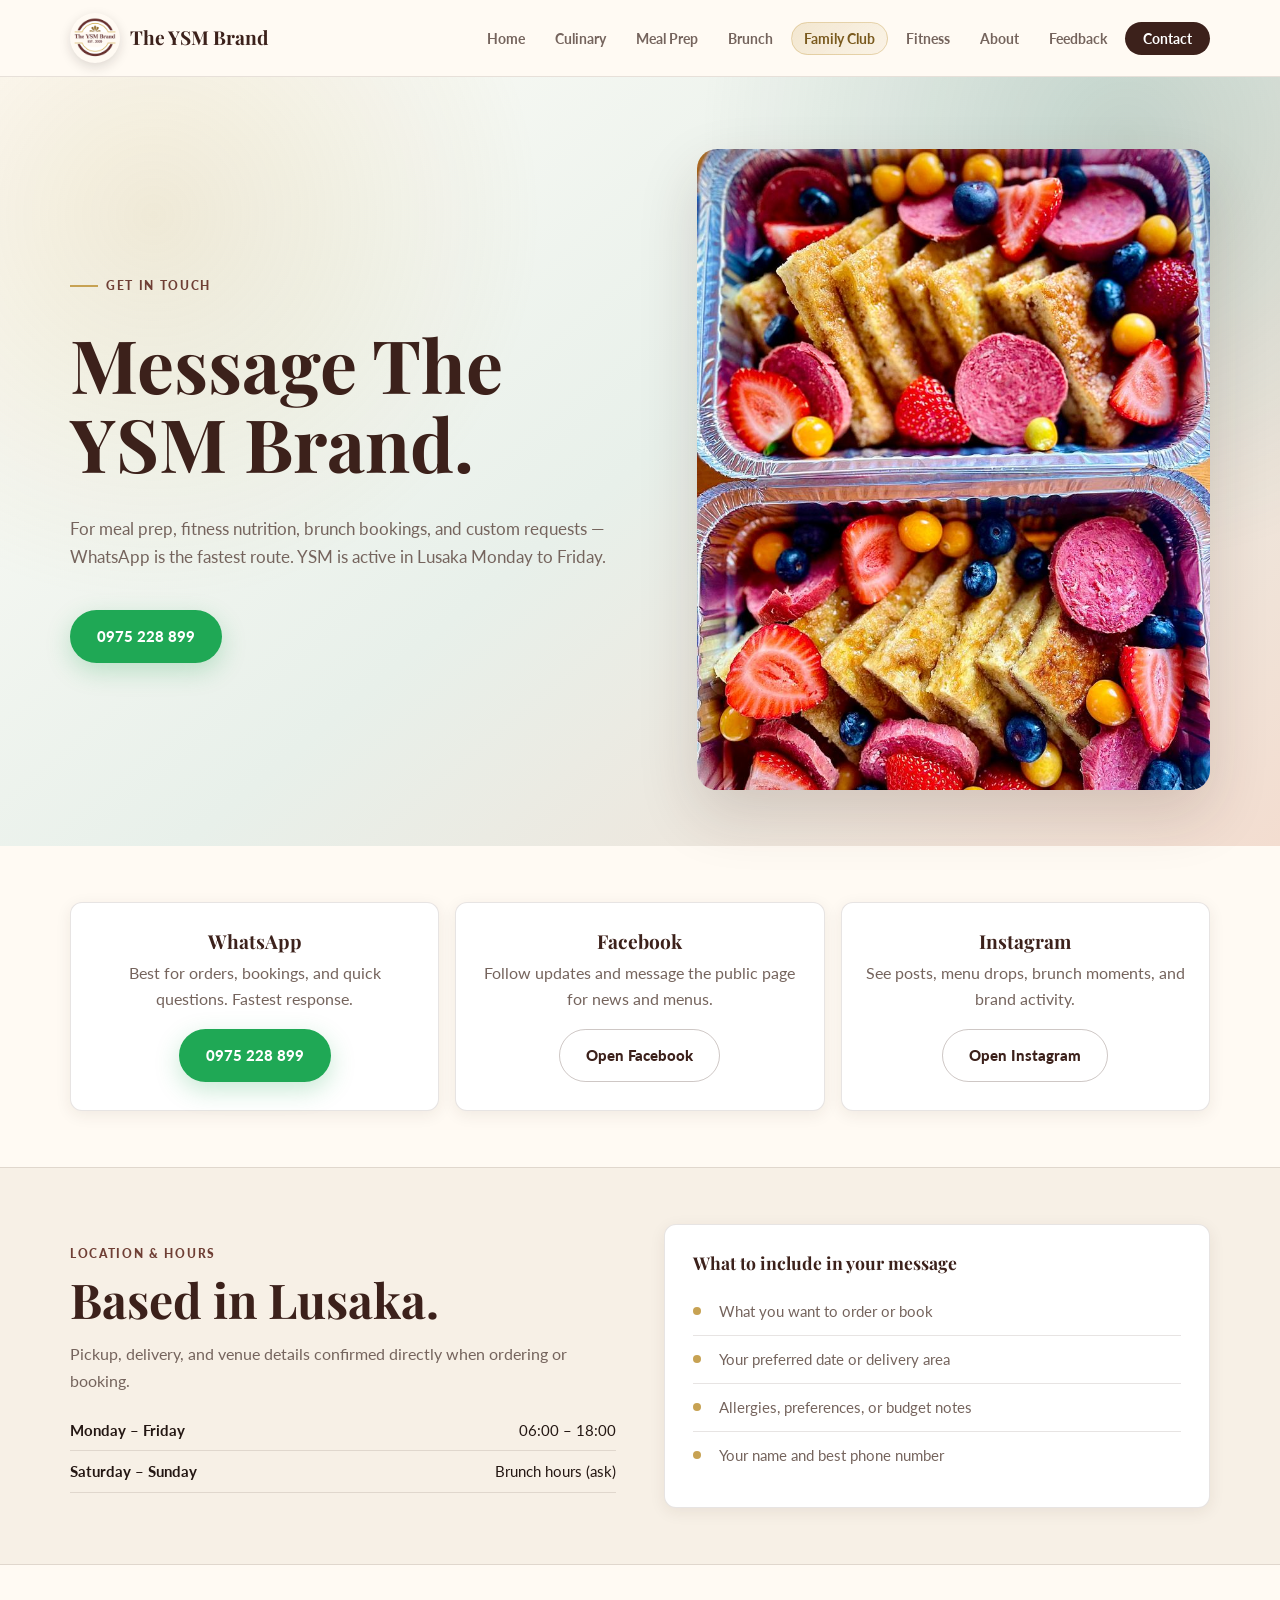
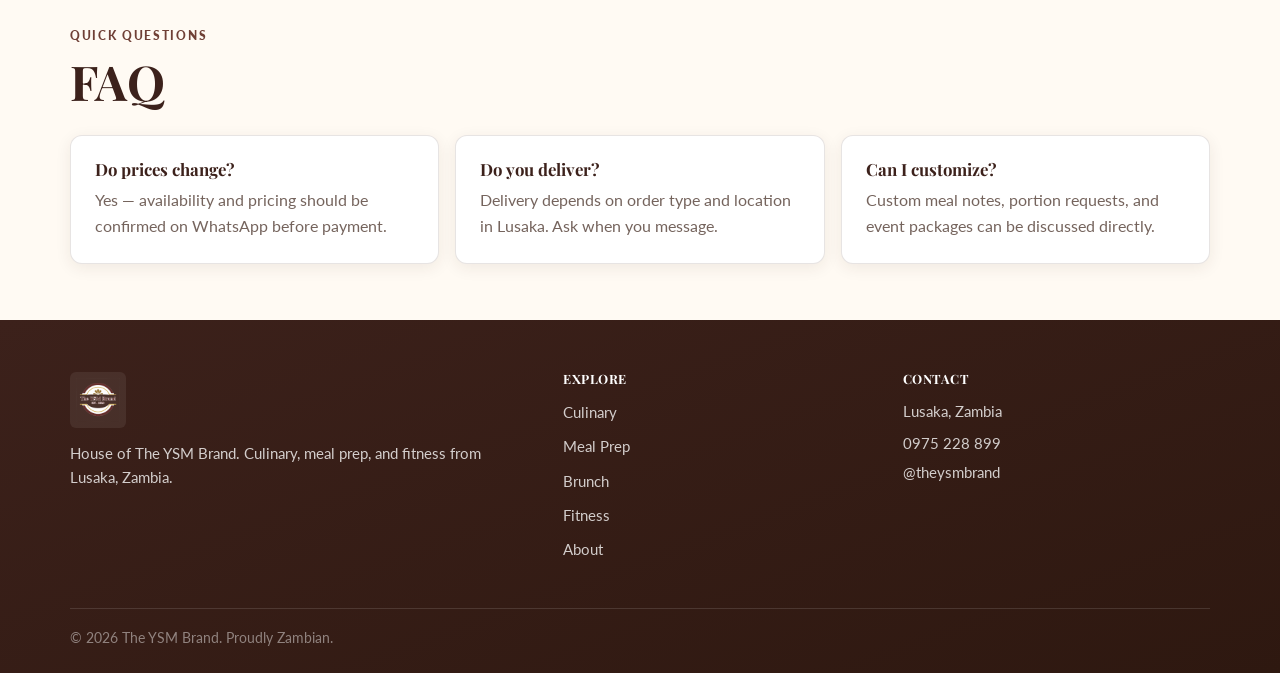
<file: ysm-brand/contact.html>
<!DOCTYPE html>
<html lang="en">
<head>
    <meta charset="UTF-8">
    <meta name="viewport" content="width=device-width, initial-scale=1.0">
    <title>Contact | The YSM Brand</title>
    <meta name="description" content="Contact The YSM Brand in Lusaka through WhatsApp, Facebook, or Instagram for meal prep, brunch bookings, and fitness nutrition.">
    <link rel="canonical" href="https://ysm.zingati.app/contact.html">
    <meta property="og:title" content="Contact | The YSM Brand">
    <meta property="og:description" content="Contact The YSM Brand in Lusaka through WhatsApp, Facebook, or Instagram for meal prep, brunch bookings, and fitness nutrition.">
    <meta property="og:image" content="https://ysm.zingati.app/images/social-preview.png">
    <meta name="theme-color" content="#c7a253">
    <link rel="icon" href="favicon.ico" sizes="any">
    <link rel="apple-touch-icon" href="apple-touch-icon.png" sizes="180x180">
    <link rel="manifest" href="site.webmanifest">
    <link rel="stylesheet" href="css/styles.css">
    <link rel="preconnect" href="https://fonts.googleapis.com">
    <link rel="preconnect" href="https://fonts.gstatic.com" crossorigin>
    <link href="https://fonts.googleapis.com/css2?family=Playfair+Display:wght@600;700&family=Lato:wght@400;700;900&display=swap" rel="stylesheet">
</head>
<body>
    <nav class="navbar">
        <div class="container nav-container">
            <div class="logo"><a href="index.html"><img src="images/ysm-logo.png" alt="The YSM Brand logo" class="logo-img"><span class="logo-text">The YSM Brand</span></a></div>
            <ul class="nav-links">
                <li><a href="index.html">Home</a></li><li><a href="culinary.html">Culinary</a></li><li><a href="meal-prep.html">Meal Prep</a></li><li><a href="brunch.html">Brunch</a></li><li><a href="family-experience.html" class="nav-family">Family Club</a></li><li><a href="fitness.html">Fitness</a></li><li><a href="about.html">About</a></li><li><a href="feedback.html">Feedback</a></li><li><a href="contact.html" class="nav-cta active">Contact</a></li>
            </ul>
            <button class="mobile-menu-toggle" id="menuToggle" aria-label="Open menu"><span></span><span></span><span></span></button>
        </div>
    </nav>
    <nav class="mobile-nav-drawer" id="mobileNav">
        <a href="index.html">Home</a><a href="culinary.html">Culinary</a><a href="meal-prep.html">Meal Prep</a><a href="brunch.html">Brunch</a><a href="family-experience.html" class="nav-family">✦ Family Club</a><a href="fitness.html">Fitness</a><a href="about.html">About</a><a href="feedback.html">Feedback</a><a href="contact.html" class="nav-cta">Contact</a>
    </nav>

    <main>
        <section class="page-hero">
            <div class="container page-hero-inner">
                <div class="page-hero-text">
                    <span class="eyebrow">Get in touch</span>
                    <h1>Message The YSM Brand.</h1>
                    <p class="page-lede">For meal prep, fitness nutrition, brunch bookings, and custom requests — WhatsApp is the fastest route. YSM is active in Lusaka Monday to Friday.</p>
                    <div class="hero-actions" style="margin-top:24px">
                        <a href="https://wa.me/260975228899" class="btn btn-whatsapp" target="_blank" rel="noopener">0975 228 899</a>
                    </div>
                </div>
                <img class="page-hero-image" src="images/brunch-ysm.jpg" alt="YSM brunch spread" loading="eager">
            </div>
        </section>

        <section>
            <div class="container">
                <div class="grid-3">
                    <article class="contact-card"><h3>WhatsApp</h3><p>Best for orders, bookings, and quick questions. Fastest response.</p><a class="btn btn-whatsapp" target="_blank" rel="noopener" href="https://wa.me/260975228899">0975 228 899</a></article>
                    <article class="contact-card"><h3>Facebook</h3><p>Follow updates and message the public page for news and menus.</p><a class="btn btn-outline" target="_blank" rel="noopener" href="https://www.facebook.com/theysmbrand">Open Facebook</a></article>
                    <article class="contact-card"><h3>Instagram</h3><p>See posts, menu drops, brunch moments, and brand activity.</p><a class="btn btn-outline" target="_blank" rel="noopener" href="https://www.instagram.com/theysmbrand/">Open Instagram</a></article>
                </div>
            </div>
        </section>

        <section class="band">
            <div class="container split">
                <div>
                    <span class="section-kicker">Location &amp; Hours</span>
                    <h2 class="section-title">Based in Lusaka.</h2>
                    <p class="section-lede">Pickup, delivery, and venue details confirmed directly when ordering or booking.</p>
                    <div class="hours-list" style="margin-top:24px">
                        <div class="hours-row"><strong>Monday – Friday</strong><span>06:00 – 18:00</span></div>
                        <div class="hours-row"><strong>Saturday – Sunday</strong><span>Brunch hours (ask)</span></div>
                    </div>
                </div>
                <div class="panel">
                    <h3 style="font-size:1.1rem;margin-bottom:14px">What to include in your message</h3>
                    <ul class="check-list">
                        <li>What you want to order or book</li>
                        <li>Your preferred date or delivery area</li>
                        <li>Allergies, preferences, or budget notes</li>
                        <li>Your name and best phone number</li>
                    </ul>
                </div>
            </div>
        </section>

        <section>
            <div class="container">
                <span class="section-kicker">Quick questions</span>
                <h2 class="section-title" style="margin-bottom:28px">FAQ</h2>
                <div class="grid-3">
                    <div class="faq-item"><h3>Do prices change?</h3><p>Yes — availability and pricing should be confirmed on WhatsApp before payment.</p></div>
                    <div class="faq-item"><h3>Do you deliver?</h3><p>Delivery depends on order type and location in Lusaka. Ask when you message.</p></div>
                    <div class="faq-item"><h3>Can I customize?</h3><p>Custom meal notes, portion requests, and event packages can be discussed directly.</p></div>
                </div>
            </div>
        </section>
    </main>

    <footer class="footer">
        <div class="container footer-grid">
            <div><img src="images/ysm-logo.png" alt="The YSM Brand logo" class="footer-logo"><p>House of The YSM Brand. Culinary, meal prep, and fitness from Lusaka, Zambia.</p></div>
            <div><h4>Explore</h4><ul><li><a href="culinary.html">Culinary</a></li><li><a href="meal-prep.html">Meal Prep</a></li><li><a href="brunch.html">Brunch</a></li><li><a href="fitness.html">Fitness</a></li><li><a href="about.html">About</a></li></ul></div>
            <div><h4>Contact</h4><p>Lusaka, Zambia</p><p style="margin-top:8px"><a href="https://wa.me/260975228899">0975 228 899</a></p><p style="margin-top:6px"><a href="https://www.instagram.com/theysmbrand/">@theysmbrand</a></p></div>
        </div>
        <div class="container footer-bottom">&copy; 2026 The YSM Brand. Proudly Zambian.</div>
    </footer>
    <div class="mobile-action-bar">
        <a class="btn btn-whatsapp" target="_blank" rel="noopener" href="https://wa.me/260975228899">WhatsApp</a>
        <a class="btn btn-outline" href="https://www.instagram.com/theysmbrand/" target="_blank" rel="noopener">Instagram</a>
    </div>
    <script src="js/main.js"></script>
    <script>const t=document.getElementById('menuToggle'),d=document.getElementById('mobileNav');t.addEventListener('click',()=>{d.classList.toggle('active');});</script>
</body>
</html>
</file>
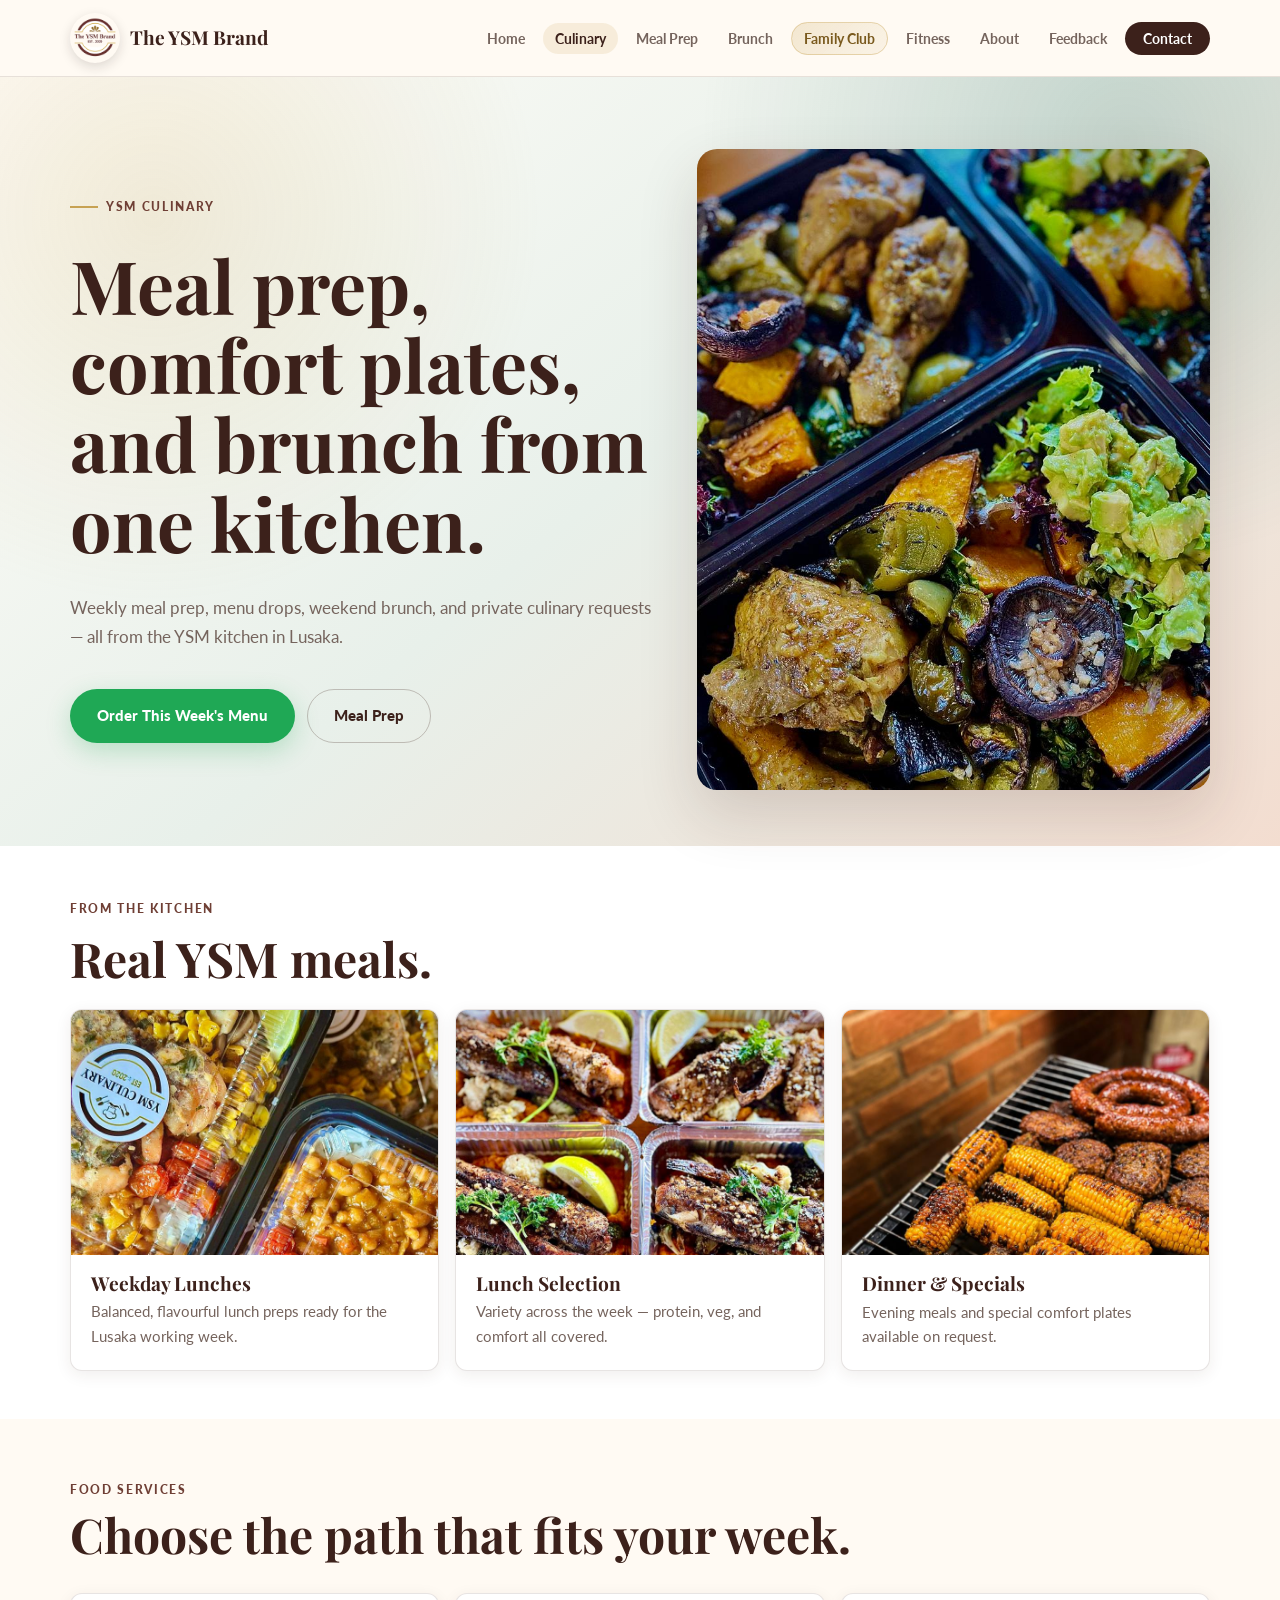
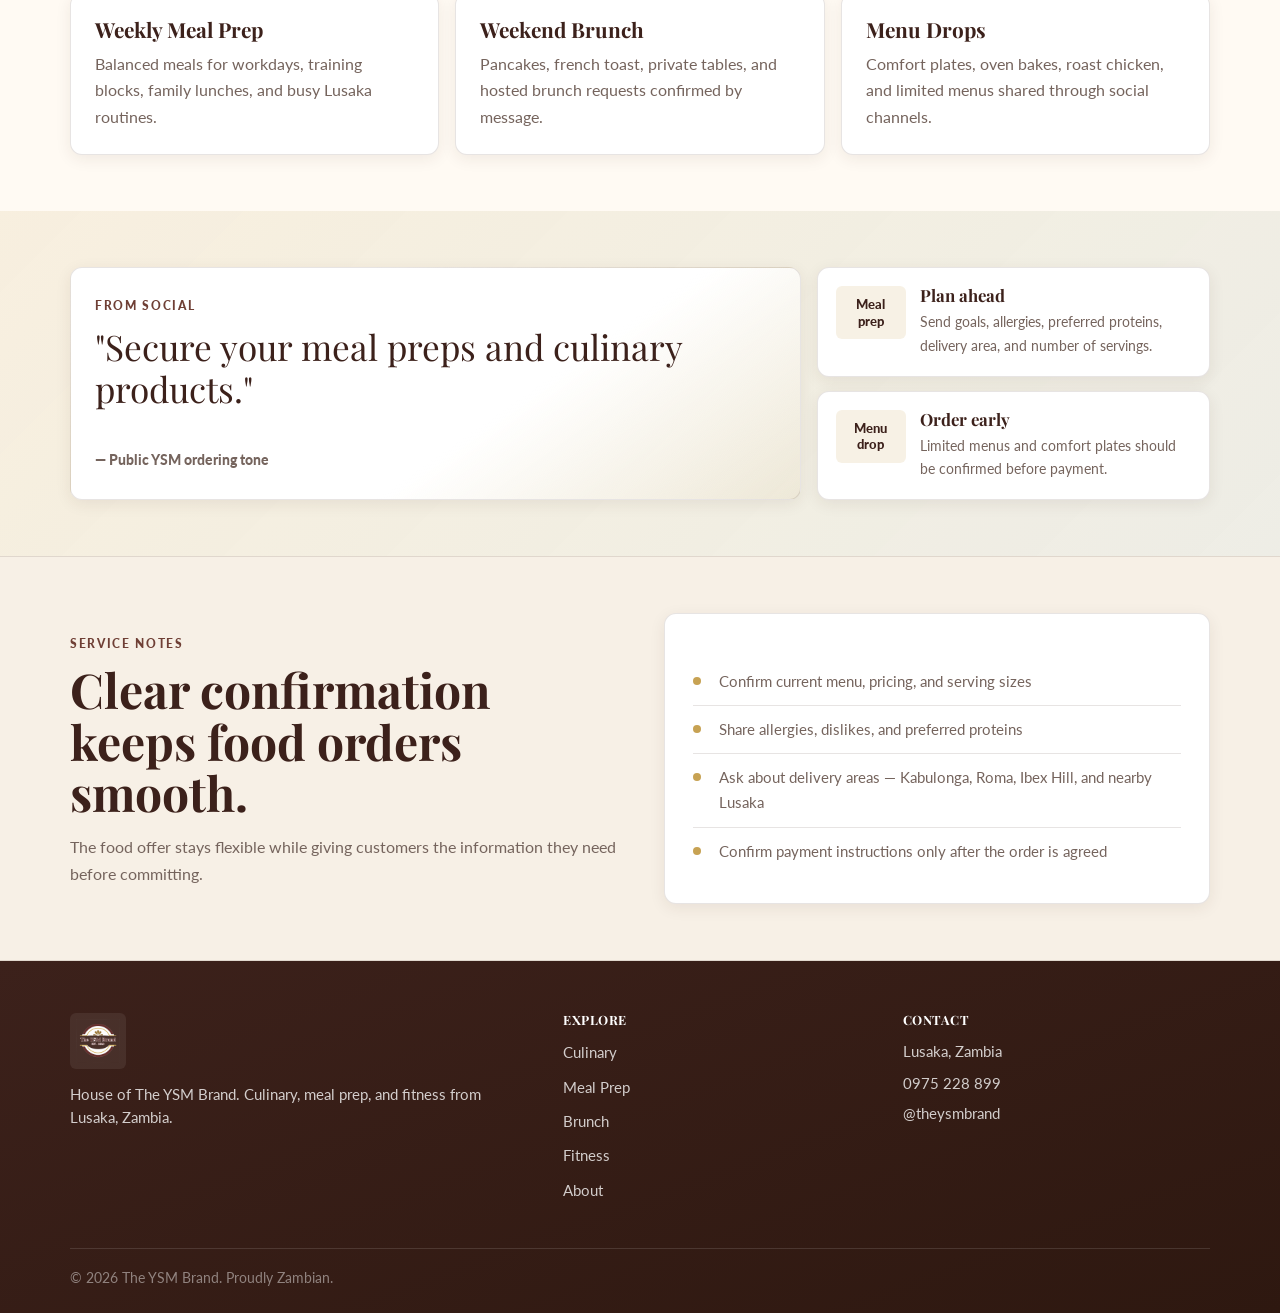
<file: ysm-brand/culinary.html>
<!DOCTYPE html>
<html lang="en">
<head>
    <meta charset="UTF-8">
    <meta name="viewport" content="width=device-width, initial-scale=1.0">
    <title>Culinary | The YSM Brand</title>
    <meta name="description" content="Explore The YSM Brand culinary services in Lusaka — meal prep, menu drops, weekend brunch, comfort plates, and event add-ons.">
    <link rel="canonical" href="https://ysm.zingati.app/culinary.html">
    <meta property="og:title" content="Culinary | The YSM Brand">
    <meta property="og:description" content="Explore The YSM Brand culinary services in Lusaka — weekly meal prep, menu drops, weekend brunch, comfort plates, and private culinary requests.">
    <meta property="og:image" content="https://ysm.zingati.app/images/social-preview.png">
    <meta name="theme-color" content="#c7a253">
    <link rel="icon" href="favicon.ico" sizes="any">
    <link rel="apple-touch-icon" href="apple-touch-icon.png" sizes="180x180">
    <link rel="manifest" href="site.webmanifest">
    <link rel="stylesheet" href="css/styles.css">
    <link rel="preconnect" href="https://fonts.googleapis.com">
    <link rel="preconnect" href="https://fonts.gstatic.com" crossorigin>
    <link href="https://fonts.googleapis.com/css2?family=Playfair+Display:wght@600;700&family=Lato:wght@400;700;900&display=swap" rel="stylesheet">
</head>
<body>
    <nav class="navbar">
        <div class="container nav-container">
            <div class="logo"><a href="index.html"><img src="images/ysm-logo.png" alt="The YSM Brand logo" class="logo-img"><span class="logo-text">The YSM Brand</span></a></div>
            <ul class="nav-links">
                <li><a href="index.html">Home</a></li><li><a href="culinary.html" class="active">Culinary</a></li><li><a href="meal-prep.html">Meal Prep</a></li><li><a href="brunch.html">Brunch</a></li><li><a href="family-experience.html" class="nav-family">Family Club</a></li><li><a href="fitness.html">Fitness</a></li><li><a href="about.html">About</a></li><li><a href="feedback.html">Feedback</a></li><li><a href="contact.html" class="nav-cta">Contact</a></li>
            </ul>
            <button class="mobile-menu-toggle" id="menuToggle" aria-label="Open menu"><span></span><span></span><span></span></button>
        </div>
    </nav>
    <nav class="mobile-nav-drawer" id="mobileNav">
        <a href="index.html">Home</a><a href="culinary.html">Culinary</a><a href="meal-prep.html">Meal Prep</a><a href="brunch.html">Brunch</a><a href="family-experience.html" class="nav-family">✦ Family Club</a><a href="fitness.html">Fitness</a><a href="about.html">About</a><a href="feedback.html">Feedback</a><a href="contact.html" class="nav-cta">Contact</a>
    </nav>

    <main>
        <section class="page-hero">
            <div class="container page-hero-inner">
                <div class="page-hero-text">
                    <span class="eyebrow">YSM Culinary</span>
                    <h1>Meal prep, comfort plates, and brunch from one kitchen.</h1>
                    <p class="page-lede">Weekly meal prep, menu drops, weekend brunch, and private culinary requests — all from the YSM kitchen in Lusaka.</p>
                    <div class="hero-actions" style="margin-top:24px">
                        <a href="https://wa.me/260975228899?text=Hi%20The%20YSM%20Brand,%20I%20would%20like%20to%20order%20this%20week's%20menu" class="btn btn-whatsapp" target="_blank" rel="noopener">Order This Week's Menu</a>
                        <a href="meal-prep.html" class="btn btn-outline">Meal Prep</a>
                    </div>
                </div>
                <img class="page-hero-image" src="images/ysm-lunches-2.jpg" alt="Fresh YSM prepared lunch" loading="eager">
            </div>
        </section>

        <section class="gallery-section">
            <div class="container">
                <span class="section-kicker">From the kitchen</span>
                <h2 class="section-title">Real YSM meals.</h2>
                <div class="grid-3">
                    <div class="visual-card">
                        <img class="visual-card-img" src="images/ysm-lunches.jpg" alt="YSM weekday lunches">
                        <div class="visual-card-body"><h3>Weekday Lunches</h3><p>Balanced, flavourful lunch preps ready for the Lusaka working week.</p></div>
                    </div>
                    <div class="visual-card">
                        <img class="visual-card-img" src="images/ysm-lunches-3.jpg" alt="YSM lunch selection">
                        <div class="visual-card-body"><h3>Lunch Selection</h3><p>Variety across the week — protein, veg, and comfort all covered.</p></div>
                    </div>
                    <div class="visual-card">
                        <img class="visual-card-img" src="images/ysm-dinner.jpg" alt="YSM dinner">
                        <div class="visual-card-body"><h3>Dinner &amp; Specials</h3><p>Evening meals and special comfort plates available on request.</p></div>
                    </div>
                </div>
            </div>
        </section>

        <section>
            <div class="container">
                <div class="section-head">
                    <span class="section-kicker">Food services</span>
                    <h2 class="section-title">Choose the path that fits your week.</h2>
                </div>
                <div class="grid-3">
                    <a class="card card-link" href="meal-prep.html"><h3>Weekly Meal Prep</h3><p>Balanced meals for workdays, training blocks, family lunches, and busy Lusaka routines.</p></a>
                    <a class="card card-link" href="brunch.html"><h3>Weekend Brunch</h3><p>Pancakes, french toast, private tables, and hosted brunch requests confirmed by message.</p></a>
                    <article class="card"><h3>Menu Drops</h3><p>Comfort plates, oven bakes, roast chicken, and limited menus shared through social channels.</p></article>
                </div>
            </div>
        </section>

        <section class="warm-band">
            <div class="container social-proof-grid">
                <article class="voice-card">
                    <div><span class="section-kicker" style="margin-bottom:10px;display:block">From social</span><blockquote>"Secure your meal preps and culinary products."</blockquote></div>
                    <cite>— Public YSM ordering tone</cite>
                </article>
                <div class="menu-board">
                    <article class="menu-card"><div class="menu-date">Meal<br>prep</div><div><h3>Plan ahead</h3><p>Send goals, allergies, preferred proteins, delivery area, and number of servings.</p></div></article>
                    <article class="menu-card"><div class="menu-date">Menu<br>drop</div><div><h3>Order early</h3><p>Limited menus and comfort plates should be confirmed before payment.</p></div></article>
                </div>
            </div>
        </section>

        <section class="band">
            <div class="container split">
                <div>
                    <span class="section-kicker">Service notes</span>
                    <h2 class="section-title">Clear confirmation keeps food orders smooth.</h2>
                    <p class="section-lede">The food offer stays flexible while giving customers the information they need before committing.</p>
                </div>
                <div class="panel">
                    <ul class="check-list">
                        <li>Confirm current menu, pricing, and serving sizes</li>
                        <li>Share allergies, dislikes, and preferred proteins</li>
                        <li>Ask about delivery areas — Kabulonga, Roma, Ibex Hill, and nearby Lusaka</li>
                        <li>Confirm payment instructions only after the order is agreed</li>
                    </ul>
                </div>
            </div>
        </section>
    </main>

    <footer class="footer">
        <div class="container footer-grid">
            <div><img src="images/ysm-logo.png" alt="The YSM Brand logo" class="footer-logo"><p>House of The YSM Brand. Culinary, meal prep, and fitness from Lusaka, Zambia.</p></div>
            <div><h4>Explore</h4><ul><li><a href="culinary.html">Culinary</a></li><li><a href="meal-prep.html">Meal Prep</a></li><li><a href="brunch.html">Brunch</a></li><li><a href="fitness.html">Fitness</a></li><li><a href="about.html">About</a></li></ul></div>
            <div><h4>Contact</h4><p>Lusaka, Zambia</p><p style="margin-top:8px"><a href="https://wa.me/260975228899">0975 228 899</a></p><p style="margin-top:6px"><a href="https://www.instagram.com/theysmbrand/">@theysmbrand</a></p></div>
        </div>
        <div class="container footer-bottom">&copy; 2026 The YSM Brand. Proudly Zambian.</div>
    </footer>
    <div class="mobile-action-bar">
        <a class="btn btn-whatsapp" target="_blank" rel="noopener" href="https://wa.me/260975228899?text=Hi%20The%20YSM%20Brand,%20I%20would%20like%20to%20ask%20about%20culinary%20services">WhatsApp</a>
        <a class="btn btn-outline" href="meal-prep.html">Meal Prep</a>
    </div>
    <script src="js/main.js"></script>
    <script>const t=document.getElementById('menuToggle'),d=document.getElementById('mobileNav');t.addEventListener('click',()=>{d.classList.toggle('active');});</script>
</body>
</html>
</file>
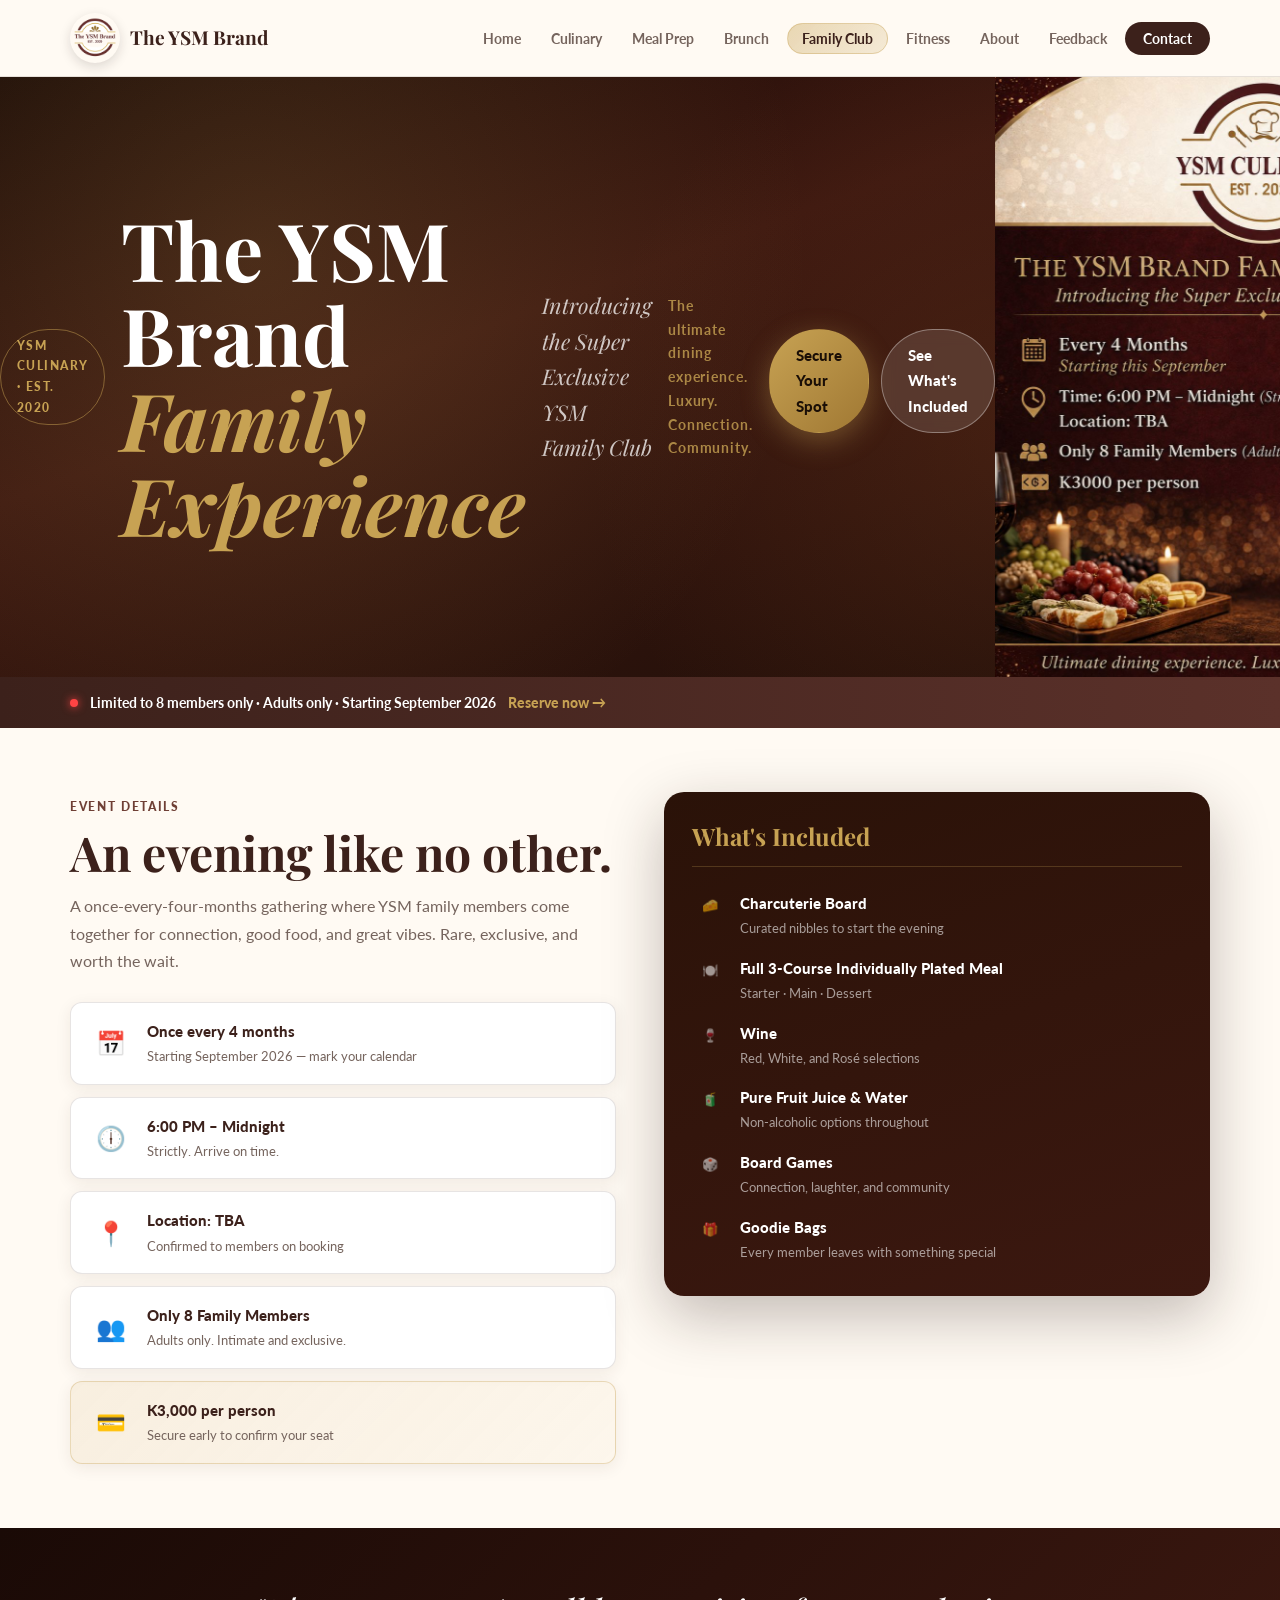
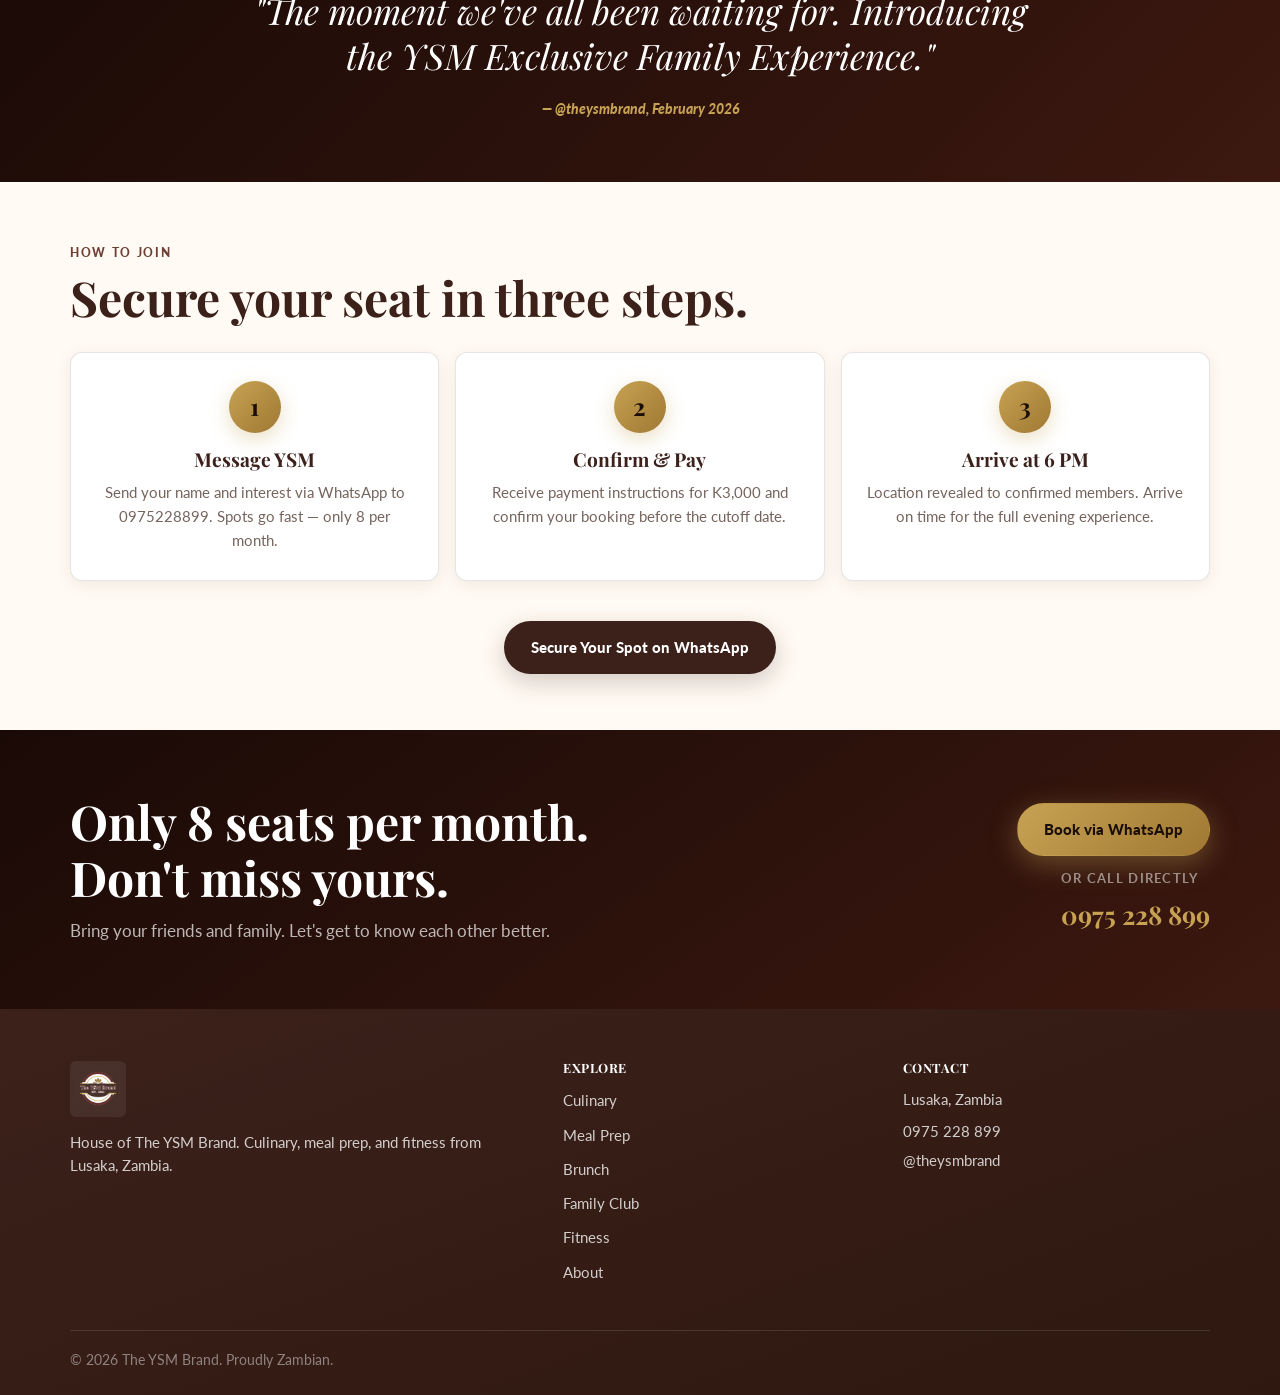
<file: ysm-brand/family-experience.html>
<!DOCTYPE html>
<html lang="en">
<head>
    <meta charset="UTF-8">
    <meta name="viewport" content="width=device-width, initial-scale=1.0">
    <title>YSM Family Club | The YSM Brand</title>
    <meta name="description" content="The YSM Brand Family Experience — a super exclusive dinner club in Lusaka. 8 members, 3-course plated meal, wine, board games, and goodie bags. K3,000 per person.">
    <meta name="theme-color" content="#c7a253">
    <link rel="canonical" href="https://ysm.zingati.app/family-experience.html">
    <meta property="og:title" content="YSM Family Club | The YSM Brand">
    <meta property="og:description" content="Super exclusive dinner club — 8 adults, 3-course plated meal, wine, board games, goodie bags. K3,000 per person. Starting September 2026.">
    <meta property="og:image" content="https://ysm.zingati.app/images/ysm-family-experience.jpg">
    <link rel="icon" href="favicon.ico" sizes="any">
    <link rel="apple-touch-icon" href="apple-touch-icon.png" sizes="180x180">
    <link rel="manifest" href="site.webmanifest">
    <link rel="stylesheet" href="css/styles.css">
    <link rel="stylesheet" href="css/family-experience.css">
    <link rel="preconnect" href="https://fonts.googleapis.com">
    <link rel="preconnect" href="https://fonts.gstatic.com" crossorigin>
    <link href="https://fonts.googleapis.com/css2?family=Playfair+Display:ital,wght@0,600;0,700;1,600&family=Lato:wght@400;700;900&display=swap" rel="stylesheet">
</head>
<body>
    <nav class="navbar">
        <div class="container nav-container">
            <div class="logo"><a href="index.html"><img src="images/ysm-logo.png" alt="The YSM Brand logo" class="logo-img"><span class="logo-text">The YSM Brand</span></a></div>
            <ul class="nav-links">
                <li><a href="index.html">Home</a></li>
                <li><a href="culinary.html">Culinary</a></li>
                <li><a href="meal-prep.html">Meal Prep</a></li>
                <li><a href="brunch.html">Brunch</a></li>
                <li><a href="family-experience.html" class="active nav-family">Family Club</a></li>
                <li><a href="fitness.html">Fitness</a></li>
                <li><a href="about.html">About</a></li>
                <li><a href="feedback.html">Feedback</a></li>
                <li><a href="contact.html" class="nav-cta">Contact</a></li>
            </ul>
            <button class="mobile-menu-toggle" id="menuToggle" aria-label="Open menu"><span></span><span></span><span></span></button>
        </div>
    </nav>
    <nav class="mobile-nav-drawer" id="mobileNav">
        <a href="index.html">Home</a>
        <a href="culinary.html">Culinary</a>
        <a href="meal-prep.html">Meal Prep</a>
        <a href="brunch.html">Brunch</a>
        <a href="family-experience.html" class="nav-family">✦ Family Club</a>
        <a href="fitness.html">Fitness</a>
        <a href="about.html">About</a>
        <a href="feedback.html">Feedback</a>
        <a href="contact.html" class="nav-cta">Contact</a>
    </nav>

    <main>

        <!-- LUXURY HERO -->
        <section class="fc-hero">
            <div class="fc-hero-bg"></div>
            <div class="container fc-hero-inner">
                <div class="fc-badge">YSM Culinary · Est. 2020</div>
                <h1 class="fc-title">The YSM Brand<br><em>Family Experience</em></h1>
                <p class="fc-subtitle">Introducing the Super Exclusive YSM Family Club</p>
                <p class="fc-tagline">The ultimate dining experience. Luxury. Connection. Community.</p>
                <div class="fc-hero-actions">
                    <a href="https://wa.me/260975228899?text=Hi%20The%20YSM%20Brand,%20I%20would%20like%20to%20secure%20my%20spot%20for%20the%20YSM%20Family%20Experience%20dinner%20club" class="btn btn-gold" target="_blank" rel="noopener">Secure Your Spot</a>
                    <a href="#details" class="btn btn-glass">See What's Included</a>
                </div>
            </div>
            <div class="fc-hero-flyer">
                <img src="images/ysm-family-experience.jpg" alt="The YSM Brand Family Experience flyer — luxury dinner club in Lusaka">
            </div>
        </section>

        <!-- URGENCY BAR -->
        <div class="fc-urgency">
            <div class="container fc-urgency-inner">
                <span class="fc-urgency-dot"></span>
                <strong>Limited to 8 members only · Adults only · Starting September 2026</strong>
                <a href="https://wa.me/260975228899?text=Hi%20The%20YSM%20Brand,%20I%20would%20like%20to%20secure%20my%20spot%20for%20the%20YSM%20Family%20Experience" target="_blank" rel="noopener">Reserve now →</a>
            </div>
        </div>

        <!-- EVENT DETAILS -->
        <section class="fc-details" id="details">
            <div class="container">
                <div class="fc-details-grid">

                    <!-- LEFT: logistics -->
                    <div class="fc-logistics">
                        <span class="section-kicker">Event details</span>
                        <h2 class="section-title" style="margin-top:8px">An evening like no other.</h2>
                        <p class="section-lede">A once-every-four-months gathering where YSM family members come together for connection, good food, and great vibes. Rare, exclusive, and worth the wait.</p>

                        <div class="fc-info-cards">
                            <div class="fc-info-card">
                                <div class="fc-info-icon">📅</div>
                                <div>
                                    <strong>Once every 4 months</strong>
                                    <span>Starting September 2026 — mark your calendar</span>
                                </div>
                            </div>
                            <div class="fc-info-card">
                                <div class="fc-info-icon">🕕</div>
                                <div>
                                    <strong>6:00 PM – Midnight</strong>
                                    <span>Strictly. Arrive on time.</span>
                                </div>
                            </div>
                            <div class="fc-info-card">
                                <div class="fc-info-icon">📍</div>
                                <div>
                                    <strong>Location: TBA</strong>
                                    <span>Confirmed to members on booking</span>
                                </div>
                            </div>
                            <div class="fc-info-card">
                                <div class="fc-info-icon">👥</div>
                                <div>
                                    <strong>Only 8 Family Members</strong>
                                    <span>Adults only. Intimate and exclusive.</span>
                                </div>
                            </div>
                            <div class="fc-info-card fc-info-card--price">
                                <div class="fc-info-icon">💳</div>
                                <div>
                                    <strong>K3,000 per person</strong>
                                    <span>Secure early to confirm your seat</span>
                                </div>
                            </div>
                        </div>
                    </div>

                    <!-- RIGHT: inclusions -->
                    <div class="fc-inclusions">
                        <div class="fc-inclusions-card">
                            <h3 class="fc-inclusions-title">What's Included</h3>
                            <ul class="fc-include-list">
                                <li>
                                    <span class="fc-include-icon">🧀</span>
                                    <div>
                                        <strong>Charcuterie Board</strong>
                                        <span>Curated nibbles to start the evening</span>
                                    </div>
                                </li>
                                <li>
                                    <span class="fc-include-icon">🍽️</span>
                                    <div>
                                        <strong>Full 3-Course Individually Plated Meal</strong>
                                        <span>Starter · Main · Dessert</span>
                                    </div>
                                </li>
                                <li>
                                    <span class="fc-include-icon">🍷</span>
                                    <div>
                                        <strong>Wine</strong>
                                        <span>Red, White, and Rosé selections</span>
                                    </div>
                                </li>
                                <li>
                                    <span class="fc-include-icon">🧃</span>
                                    <div>
                                        <strong>Pure Fruit Juice &amp; Water</strong>
                                        <span>Non-alcoholic options throughout</span>
                                    </div>
                                </li>
                                <li>
                                    <span class="fc-include-icon">🎲</span>
                                    <div>
                                        <strong>Board Games</strong>
                                        <span>Connection, laughter, and community</span>
                                    </div>
                                </li>
                                <li>
                                    <span class="fc-include-icon">🎁</span>
                                    <div>
                                        <strong>Goodie Bags</strong>
                                        <span>Every member leaves with something special</span>
                                    </div>
                                </li>
                            </ul>
                        </div>
                    </div>

                </div>
            </div>
        </section>

        <!-- QUOTE BAND -->
        <section class="fc-quote-band">
            <div class="container" style="text-align:center;max-width:780px">
                <blockquote class="fc-quote">"The moment we've all been waiting for. Introducing the YSM Exclusive Family Experience."</blockquote>
                <cite class="fc-cite">— @theysmbrand, February 2026</cite>
            </div>
        </section>

        <!-- HOW TO SECURE -->
        <section>
            <div class="container">
                <span class="section-kicker">How to join</span>
                <h2 class="section-title" style="margin-bottom:28px">Secure your seat in three steps.</h2>
                <div class="grid-3">
                    <div class="fc-step">
                        <div class="fc-step-num">1</div>
                        <h3>Message YSM</h3>
                        <p>Send your name and interest via WhatsApp to 0975228899. Spots go fast — only 8 per month.</p>
                    </div>
                    <div class="fc-step">
                        <div class="fc-step-num">2</div>
                        <h3>Confirm &amp; Pay</h3>
                        <p>Receive payment instructions for K3,000 and confirm your booking before the cutoff date.</p>
                    </div>
                    <div class="fc-step">
                        <div class="fc-step-num">3</div>
                        <h3>Arrive at 6 PM</h3>
                        <p>Location revealed to confirmed members. Arrive on time for the full evening experience.</p>
                    </div>
                </div>
                <div style="text-align:center;margin-top:40px">
                    <a href="https://wa.me/260975228899?text=Hi%20The%20YSM%20Brand,%20I%20would%20like%20to%20secure%20my%20spot%20for%20the%20YSM%20Family%20Experience%20dinner%20club" class="btn btn-primary" target="_blank" rel="noopener">Secure Your Spot on WhatsApp</a>
                </div>
            </div>
        </section>

        <!-- FINAL CTA -->
        <section class="fc-final-cta">
            <div class="container fc-final-inner">
                <div>
                    <h2>Only 8 seats per month.<br>Don't miss yours.</h2>
                    <p>Bring your friends and family. Let's get to know each other better.</p>
                </div>
                <div class="fc-cta-actions">
                    <a href="https://wa.me/260975228899?text=Hi%20The%20YSM%20Brand,%20I%20would%20like%20to%20secure%20my%20spot%20for%20the%20YSM%20Family%20Experience%20dinner%20club" class="btn btn-gold" target="_blank" rel="noopener">Book via WhatsApp</a>
                    <div class="fc-cta-number">
                        <span>Or call directly</span>
                        <a href="tel:+260975228899">0975 228 899</a>
                    </div>
                </div>
            </div>
        </section>

    </main>

    <footer class="footer">
        <div class="container footer-grid">
            <div><img src="images/ysm-logo.png" alt="The YSM Brand logo" class="footer-logo"><p>House of The YSM Brand. Culinary, meal prep, and fitness from Lusaka, Zambia.</p></div>
            <div><h4>Explore</h4><ul><li><a href="culinary.html">Culinary</a></li><li><a href="meal-prep.html">Meal Prep</a></li><li><a href="brunch.html">Brunch</a></li><li><a href="family-experience.html">Family Club</a></li><li><a href="fitness.html">Fitness</a></li><li><a href="about.html">About</a></li></ul></div>
            <div><h4>Contact</h4><p>Lusaka, Zambia</p><p style="margin-top:8px"><a href="https://wa.me/260975228899">0975 228 899</a></p><p style="margin-top:6px"><a href="https://www.instagram.com/theysmbrand/">@theysmbrand</a></p></div>
        </div>
        <div class="container footer-bottom">&copy; 2026 The YSM Brand. Proudly Zambian.</div>
    </footer>

    <div class="mobile-action-bar">
        <a href="https://wa.me/260975228899?text=Hi%20The%20YSM%20Brand,%20I%20would%20like%20to%20secure%20my%20spot%20for%20the%20YSM%20Family%20Experience" class="btn btn-gold" target="_blank" rel="noopener">Secure Spot</a>
        <a href="tel:+260975228899" class="btn btn-outline">Call Now</a>
    </div>

    <script src="js/main.js"></script>
    <script>const t=document.getElementById('menuToggle'),d=document.getElementById('mobileNav');t.addEventListener('click',()=>{d.classList.toggle('active');});</script>
</body>
</html>
</file>
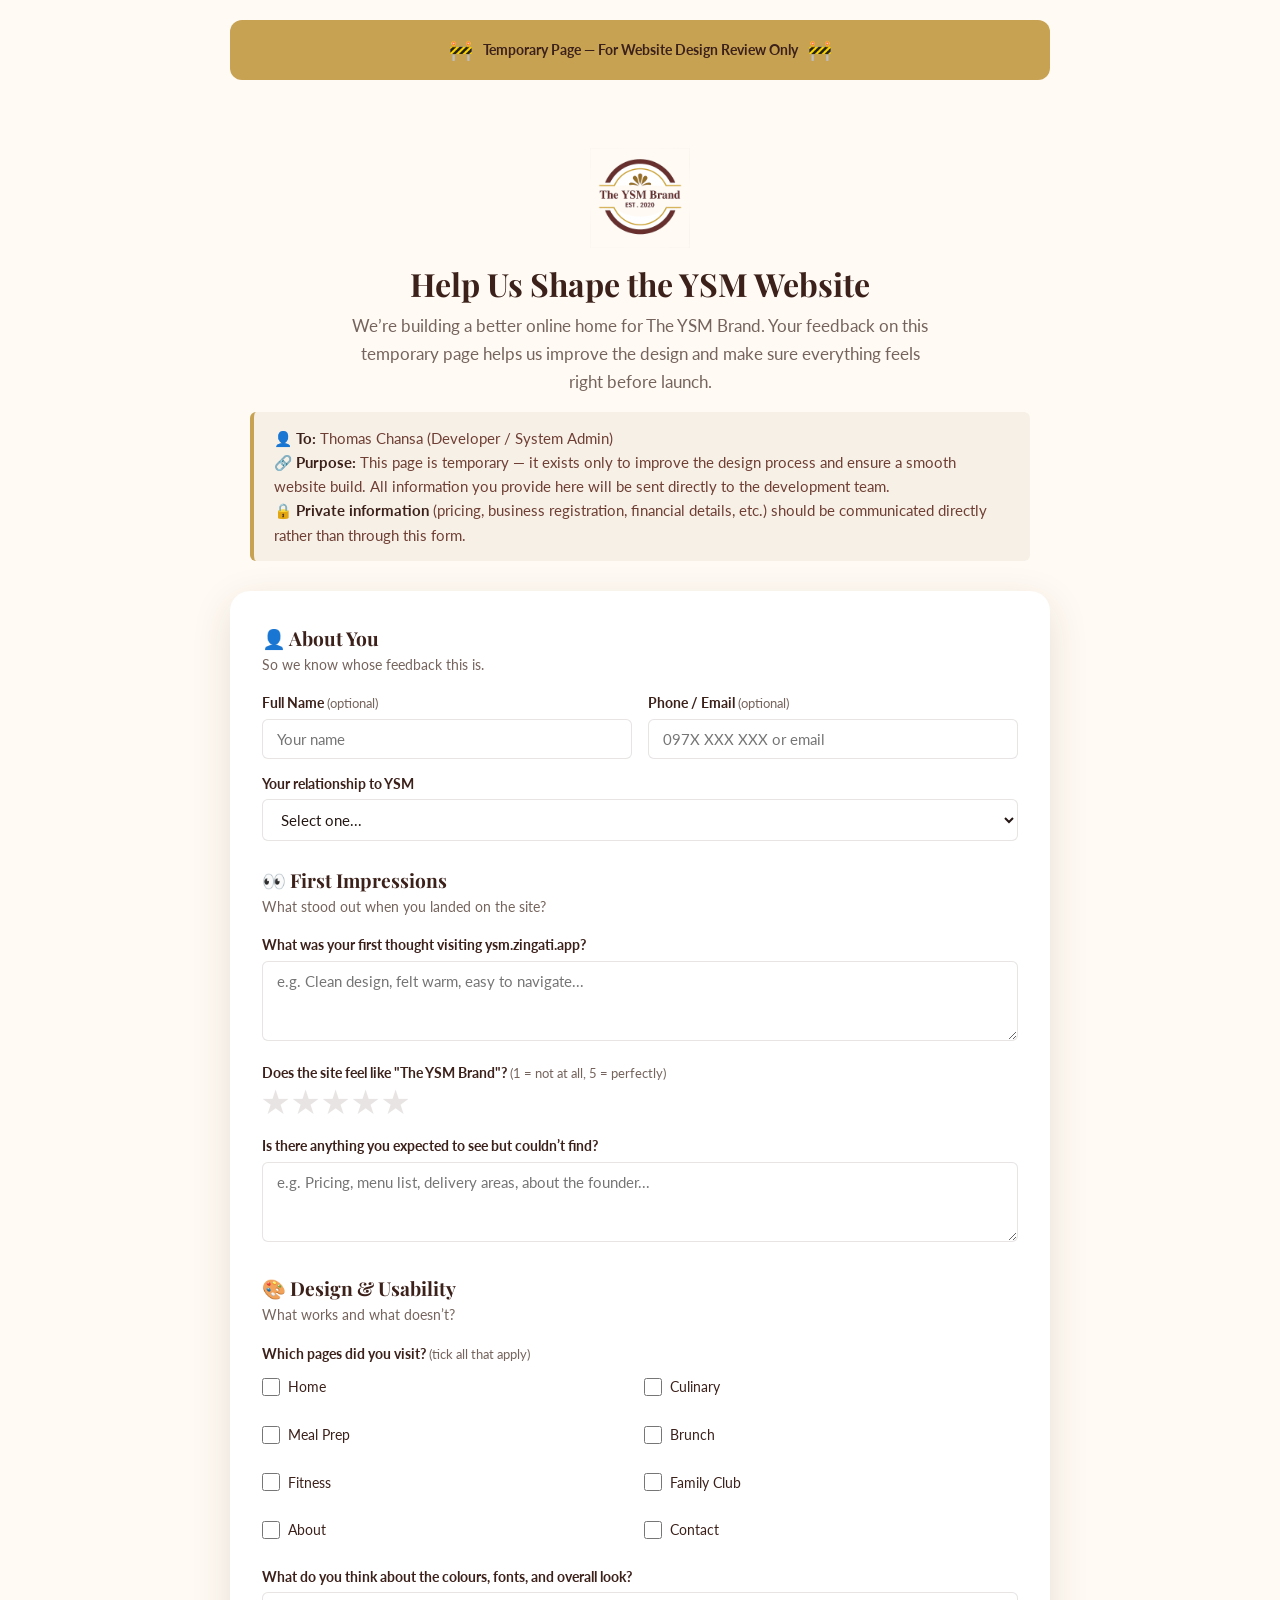
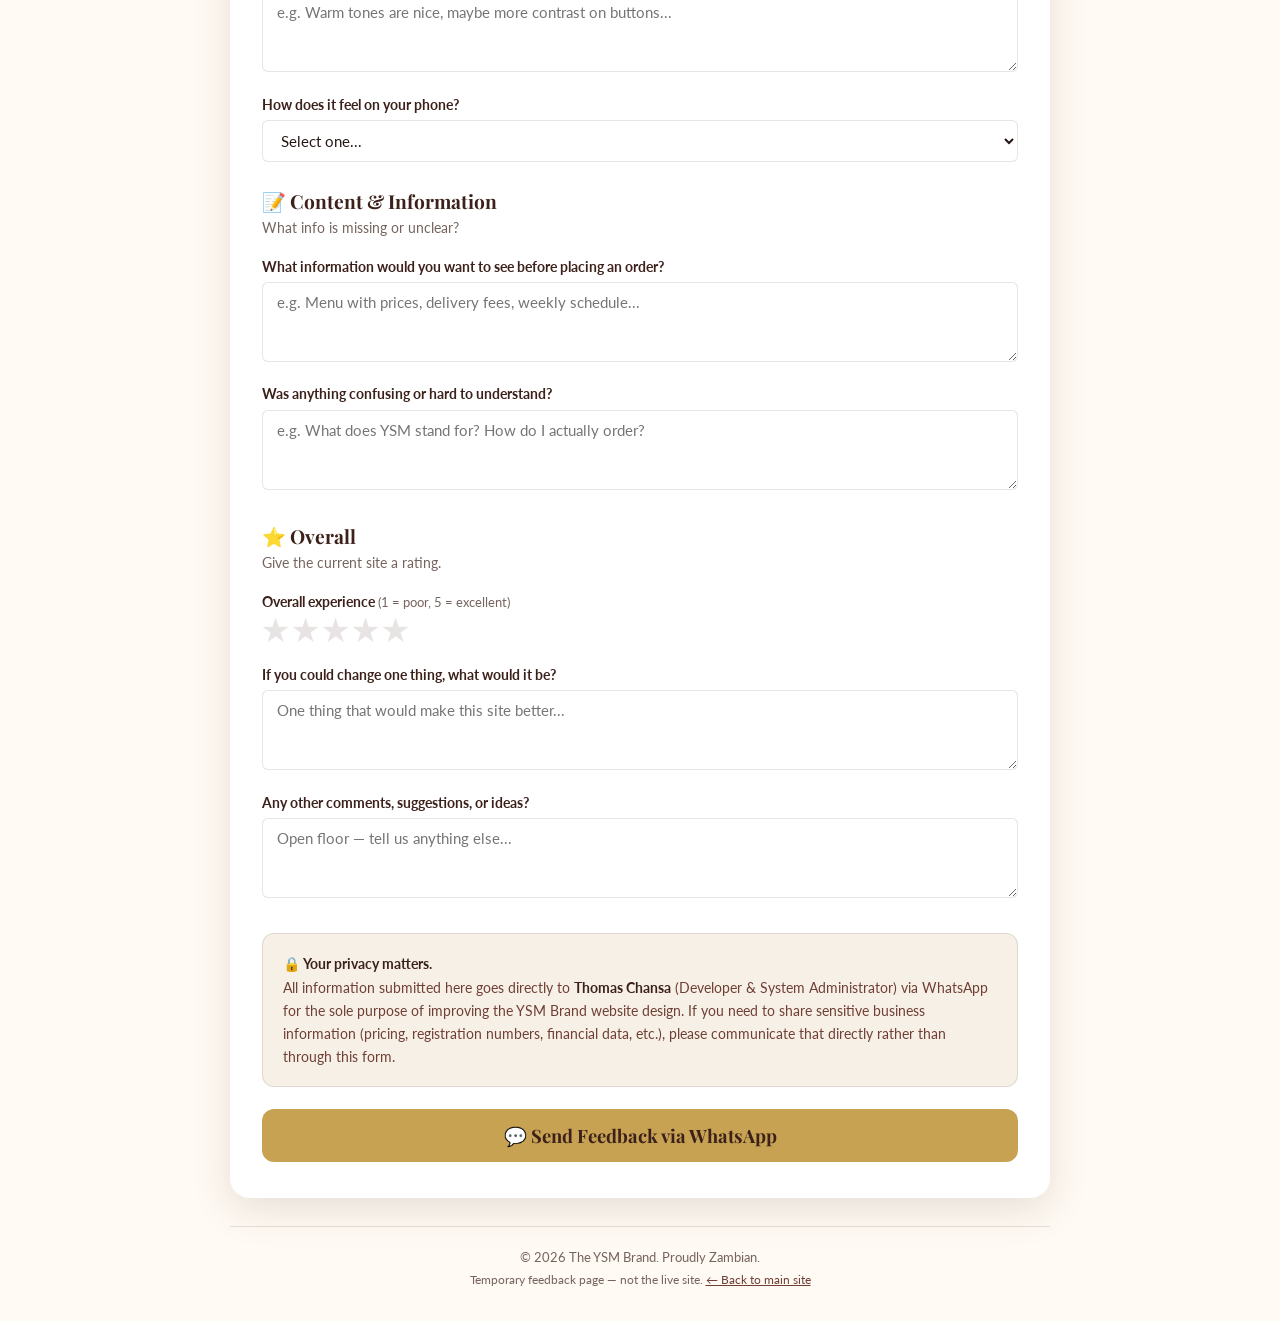
<file: ysm-brand/feedback.html>
<!DOCTYPE html>
<html lang="en">
<head>
    <meta charset="UTF-8" />
    <meta name="viewport" content="width=device-width, initial-scale=1.0" />
    <title>Website Feedback — The YSM Brand</title>
    <meta name="robots" content="noindex, nofollow">
    <link rel="icon" href="favicon.ico" sizes="any" />
    <link rel="preconnect" href="https://fonts.googleapis.com" />
    <link rel="preconnect" href="https://fonts.gstatic.com" crossorigin />
    <link href="https://fonts.googleapis.com/css2?family=Playfair+Display:wght@600;700&family=Lato:wght@400;700;900&display=swap" rel="stylesheet" />
    <style>
        /* ===== YSM BRAND DESIGN SYSTEM ===== */
        :root {
            --ink: #241713;
            --espresso: #3c211b;
            --cocoa: #6f3f35;
            --clay: #9d6a58;
            --gold: #c7a253;
            --gold-light: rgba(199,162,83,0.15);
            --leaf: #3f6f5f;
            --cream: #f7f0e6;
            --linen: #fffaf3;
            --white: #ffffff;
            --muted: #75645d;
            --line: rgba(60,33,27,0.12);
            --shadow-sm: 0 4px 16px rgba(60,33,27,0.08);
            --shadow: 0 12px 40px rgba(60,33,27,0.12);
            --radius-sm: 6px;
            --radius: 12px;
            --radius-lg: 20px;
            --font-heading: "Playfair Display", Georgia, serif;
            --font-body: "Lato", Arial, sans-serif;
        }

        *, *::before, *::after { box-sizing: border-box; margin: 0; padding: 0; }
        html { scroll-behavior: smooth; }

        body {
            font-family: var(--font-body);
            color: var(--ink);
            background: var(--linen);
            line-height: 1.65;
            -webkit-font-smoothing: antialiased;
            padding: 20px;
            min-height: 100vh;
            display: flex;
            flex-direction: column;
            align-items: center;
        }

        img { max-width: 100%; display: block; }
        a { color: inherit; text-decoration: none; }
        h1, h2, h3, h4 {
            font-family: var(--font-heading);
            line-height: 1.15;
            color: var(--espresso);
        }

        .container {
            width: 100%;
            max-width: 820px;
            margin: 0 auto;
        }

        /* ===== BANNER ===== */
        .temp-banner {
            background: var(--gold);
            color: var(--espresso);
            text-align: center;
            padding: 14px 20px;
            border-radius: var(--radius);
            font-weight: 700;
            font-size: 0.9rem;
            width: 100%;
            max-width: 820px;
            margin-bottom: 28px;
            display: flex;
            align-items: center;
            justify-content: center;
            gap: 10px;
        }
        .temp-banner span { font-size: 1.2rem; }

        /* ===== HERO ===== */
        .hero {
            text-align: center;
            padding: 40px 20px 20px;
        }
        .hero-logo {
            width: 100px;
            height: auto;
            margin: 0 auto 18px;
        }
        .hero h1 {
            font-size: 2rem;
            margin-bottom: 10px;
        }
        .hero p {
            color: var(--muted);
            font-size: 1.05rem;
            max-width: 580px;
            margin: 0 auto;
        }
        .hero .developer-note {
            margin-top: 16px;
            padding: 14px 20px;
            background: var(--cream);
            border-left: 4px solid var(--gold);
            border-radius: var(--radius-sm);
            font-size: 0.92rem;
            color: var(--cocoa);
            text-align: left;
        }
        .hero .developer-note strong {
            color: var(--espresso);
        }

        /* ===== FORM ===== */
        .feedback-form {
            background: var(--white);
            border-radius: var(--radius-lg);
            box-shadow: var(--shadow);
            padding: 36px 32px;
            margin-top: 10px;
        }

        .form-section {
            margin-bottom: 28px;
        }
        .form-section:last-of-type {
            margin-bottom: 20px;
        }

        .form-section h2 {
            font-size: 1.2rem;
            margin-bottom: 4px;
        }
        .form-section .section-desc {
            font-size: 0.88rem;
            color: var(--muted);
            margin-bottom: 16px;
        }

        .form-row {
            display: grid;
            grid-template-columns: 1fr 1fr;
            gap: 16px;
        }
        .form-row .full-width {
            grid-column: 1 / -1;
        }

        label {
            display: block;
            font-weight: 700;
            font-size: 0.85rem;
            margin-bottom: 4px;
            color: var(--espresso);
        }
        label .optional {
            font-weight: 400;
            color: var(--muted);
            font-size: 0.8rem;
        }

        input, select, textarea {
            width: 100%;
            padding: 10px 14px;
            border: 1.5px solid var(--line);
            border-radius: var(--radius-sm);
            font-family: var(--font-body);
            font-size: 0.95rem;
            color: var(--ink);
            background: var(--white);
            transition: border-color 0.2s;
        }
        input:focus, select:focus, textarea:focus {
            outline: none;
            border-color: var(--gold);
            box-shadow: 0 0 0 3px var(--gold-light);
        }
        textarea {
            resize: vertical;
            min-height: 80px;
        }

        .field-wrap {
            margin-bottom: 14px;
        }

        /* ===== RATING ===== */
        .star-rating {
            display: flex;
            flex-direction: row-reverse;
            justify-content: flex-end;
            gap: 4px;
        }
        .star-rating input {
            display: none;
        }
        .star-rating label {
            font-size: 1.8rem;
            cursor: pointer;
            color: var(--line);
            transition: color 0.15s;
            font-family: Arial, sans-serif;
            line-height: 1;
        }
        .star-rating label:hover,
        .star-rating label:hover ~ label,
        .star-rating input:checked ~ label {
            color: var(--gold);
        }

        /* ===== CHECKBOX GRID ===== */
        .checkbox-grid {
            display: grid;
            grid-template-columns: 1fr 1fr;
            gap: 8px;
        }
        .checkbox-grid label {
            font-weight: 400;
            font-size: 0.9rem;
            display: flex;
            align-items: center;
            gap: 8px;
            cursor: pointer;
            padding: 6px 0;
        }
        .checkbox-grid input[type="checkbox"] {
            width: 18px;
            height: 18px;
            accent-color: var(--gold);
            flex-shrink: 0;
        }

        /* ===== PRIVACY NOTE ===== */
        .privacy-note {
            background: var(--cream);
            border-radius: var(--radius);
            padding: 18px 20px;
            margin: 20px 0 22px;
            font-size: 0.88rem;
            color: var(--cocoa);
            border: 1px solid var(--line);
        }
        .privacy-note strong {
            color: var(--espresso);
        }

        /* ===== SUBMIT ===== */
        .btn-submit {
            display: block;
            width: 100%;
            padding: 14px 28px;
            background: var(--gold);
            color: var(--espresso);
            font-family: var(--font-heading);
            font-size: 1.15rem;
            font-weight: 700;
            border: none;
            border-radius: var(--radius);
            cursor: pointer;
            transition: background 0.2s, transform 0.1s;
        }
        .btn-submit:hover {
            background: #b8923f;
        }
        .btn-submit:active {
            transform: scale(0.98);
        }

        /* ===== STATUS ===== */
        .status-msg {
            display: none;
            padding: 14px 18px;
            border-radius: var(--radius);
            margin-top: 16px;
            font-weight: 700;
            text-align: center;
        }
        .status-msg.success {
            display: block;
            background: #e6f4e6;
            color: #1e6b1e;
            border: 1px solid #b8d8b8;
        }
        .status-msg.error {
            display: block;
            background: #fde8e8;
            color: #a52323;
            border: 1px solid #f5c6c6;
        }

        /* ===== FOOTER ===== */
        .footer-note {
            text-align: center;
            margin-top: 28px;
            padding: 20px 0 10px;
            color: var(--muted);
            font-size: 0.82rem;
            border-top: 1px solid var(--line);
        }
        .footer-note a {
            color: var(--cocoa);
            text-decoration: underline;
        }
        .footer-note a:hover {
            color: var(--gold);
        }

        /* ===== RESPONSIVE ===== */
        @media (max-width: 640px) {
            body { padding: 12px; }
            .feedback-form { padding: 24px 18px; }
            .form-row { grid-template-columns: 1fr; }
            .checkbox-grid { grid-template-columns: 1fr; }
            .hero h1 { font-size: 1.5rem; }
            .hero-logo { width: 80px; }
            .temp-banner { font-size: 0.8rem; padding: 10px 14px; }
        }
    </style>
</head>
<body>

    <!-- TEMPORARY BANNER -->
    <div class="temp-banner">
        <span>&#128679;</span> Temporary Page &mdash; For Website Design Review Only
        <span>&#128679;</span>
    </div>

    <div class="container">

        <!-- HERO -->
        <div class="hero">
            <img class="hero-logo" src="images/ysm-logo.png" alt="The YSM Brand logo" />
            <h1>Help Us Shape the YSM Website</h1>
            <p>
                We&rsquo;re building a better online home for The YSM Brand.
                Your feedback on this temporary page helps us improve the design
                and make sure everything feels right before launch.
            </p>
            <div class="developer-note">
                <strong>&#128100; To:</strong> Thomas Chansa (Developer / System Admin)<br />
                <strong>&#128279; Purpose:</strong> This page is temporary &mdash; it exists only to
                improve the design process and ensure a smooth website build. All information you
                provide here will be sent directly to the development team.<br />
                <strong>&#128274; Private information</strong> (pricing, business registration,
                financial details, etc.) should be communicated directly rather than through this form.
            </div>
        </div>

        <!-- FORM -->
        <form class="feedback-form" id="feedbackForm">

            <!-- SECTION 1: About You -->
            <div class="form-section">
                <h2>&#128100; About You</h2>
                <p class="section-desc">So we know whose feedback this is.</p>
                <div class="form-row">
                    <div class="field-wrap">
                        <label for="name">Full Name <span class="optional">(optional)</span></label>
                        <input type="text" id="name" name="name" placeholder="Your name" />
                    </div>
                    <div class="field-wrap">
                        <label for="contact">Phone / Email <span class="optional">(optional)</span></label>
                        <input type="text" id="contact" name="contact" placeholder="097X XXX XXX or email" />
                    </div>
                </div>
                <div class="field-wrap">
                    <label for="relation">Your relationship to YSM</label>
                    <select id="relation" name="relation" required>
                        <option value="">Select one...</option>
                        <option value="Customer">Customer / Client</option>
                        <option value="Potential Customer">Potential Customer</option>
                        <option value="Brand Partner">Brand Partner / Collaborator</option>
                        <option value="Team Member">YSM Team Member</option>
                        <option value="Designer / Developer">Designer / Developer</option>
                        <option value="Other">Other</option>
                    </select>
                </div>
            </div>

            <!-- SECTION 2: First Impressions -->
            <div class="form-section">
                <h2>&#128064; First Impressions</h2>
                <p class="section-desc">What stood out when you landed on the site?</p>
                <div class="field-wrap">
                    <label for="first-thought">What was your first thought visiting ysm.zingati.app?</label>
                    <textarea id="first-thought" name="first-thought" rows="2" placeholder="e.g. Clean design, felt warm, easy to navigate..."></textarea>
                </div>
                <div class="field-wrap">
                    <label for="brand-vibe">Does the site feel like "The YSM Brand"? <span class="optional">(1 = not at all, 5 = perfectly)</span></label>
                    <div class="star-rating" id="brandVibeRating">
                        <input type="radio" name="vibe-rating" id="vibe5" value="5" /><label for="vibe5" title="5 - Perfectly">&#9733;</label>
                        <input type="radio" name="vibe-rating" id="vibe4" value="4" /><label for="vibe4" title="4">&#9733;</label>
                        <input type="radio" name="vibe-rating" id="vibe3" value="3" /><label for="vibe3" title="3">&#9733;</label>
                        <input type="radio" name="vibe-rating" id="vibe2" value="2" /><label for="vibe2" title="2">&#9733;</label>
                        <input type="radio" name="vibe-rating" id="vibe1" value="1" /><label for="vibe1" title="1 - Not at all">&#9733;</label>
                    </div>
                </div>
                <div class="field-wrap">
                    <label for="missing-content">Is there anything you expected to see but couldn&rsquo;t find?</label>
                    <textarea id="missing-content" name="missing-content" rows="3" placeholder="e.g. Pricing, menu list, delivery areas, about the founder..."></textarea>
                </div>
            </div>

            <!-- SECTION 3: Design & Usability -->
            <div class="form-section">
                <h2>&#127912; Design &amp; Usability</h2>
                <p class="section-desc">What works and what doesn&rsquo;t?</p>
                <div class="field-wrap">
                    <label>Which pages did you visit? <span class="optional">(tick all that apply)</span></label>
                    <div class="checkbox-grid">
                        <label><input type="checkbox" name="pages-visited" value="Home" /> Home</label>
                        <label><input type="checkbox" name="pages-visited" value="Culinary" /> Culinary</label>
                        <label><input type="checkbox" name="pages-visited" value="Meal Prep" /> Meal Prep</label>
                        <label><input type="checkbox" name="pages-visited" value="Brunch" /> Brunch</label>
                        <label><input type="checkbox" name="pages-visited" value="Fitness" /> Fitness</label>
                        <label><input type="checkbox" name="pages-visited" value="Family Club" /> Family Club</label>
                        <label><input type="checkbox" name="pages-visited" value="About" /> About</label>
                        <label><input type="checkbox" name="pages-visited" value="Contact" /> Contact</label>
                    </div>
                </div>
                <div class="field-wrap">
                    <label for="design-thoughts">What do you think about the colours, fonts, and overall look?</label>
                    <textarea id="design-thoughts" name="design-thoughts" rows="2" placeholder="e.g. Warm tones are nice, maybe more contrast on buttons..."></textarea>
                </div>
                <div class="field-wrap">
                    <label for="mobile-experience">How does it feel on your phone?</label>
                    <select id="mobile-experience" name="mobile-experience">
                        <option value="">Select one...</option>
                        <option value="Great">Great &mdash; smooth and easy</option>
                        <option value="Okay">Okay &mdash; some small issues</option>
                        <option value="Needs Work">Needs work &mdash; hard to navigate</option>
                        <option value="Didn't check on phone">Didn&rsquo;t check on phone</option>
                    </select>
                </div>
            </div>

            <!-- SECTION 4: Content & Info Gaps -->
            <div class="form-section">
                <h2>&#128221; Content &amp; Information</h2>
                <p class="section-desc">What info is missing or unclear?</p>
                <div class="field-wrap">
                    <label for="info-gaps">What information would you want to see before placing an order?</label>
                    <textarea id="info-gaps" name="info-gaps" rows="3" placeholder="e.g. Menu with prices, delivery fees, weekly schedule..."></textarea>
                </div>
                <div class="field-wrap">
                    <label for="confusion">Was anything confusing or hard to understand?</label>
                    <textarea id="confusion" name="confusion" rows="2" placeholder="e.g. What does YSM stand for? How do I actually order?"></textarea>
                </div>
            </div>

            <!-- SECTION 5: Overall Rating -->
            <div class="form-section">
                <h2>&#11088; Overall</h2>
                <p class="section-desc">Give the current site a rating.</p>
                <div class="field-wrap">
                    <label>Overall experience <span class="optional">(1 = poor, 5 = excellent)</span></label>
                    <div class="star-rating" id="overallRating">
                        <input type="radio" name="overall-rating" id="overall5" value="5" /><label for="overall5" title="5 - Excellent">&#9733;</label>
                        <input type="radio" name="overall-rating" id="overall4" value="4" /><label for="overall4" title="4">&#9733;</label>
                        <input type="radio" name="overall-rating" id="overall3" value="3" /><label for="overall3" title="3">&#9733;</label>
                        <input type="radio" name="overall-rating" id="overall2" value="2" /><label for="overall2" title="2">&#9733;</label>
                        <input type="radio" name="overall-rating" id="overall1" value="1" /><label for="overall1" title="1 - Poor">&#9733;</label>
                    </div>
                </div>
                <div class="field-wrap">
                    <label for="improvement">If you could change one thing, what would it be?</label>
                    <textarea id="improvement" name="improvement" rows="2" placeholder="One thing that would make this site better..."></textarea>
                </div>
                <div class="field-wrap">
                    <label for="extra-comments">Any other comments, suggestions, or ideas?</label>
                    <textarea id="extra-comments" name="extra-comments" rows="3" placeholder="Open floor — tell us anything else..."></textarea>
                </div>
            </div>

            <!-- PRIVACY NOTE -->
            <div class="privacy-note">
                <strong>&#128274; Your privacy matters.</strong><br />
                All information submitted here goes directly to
                <strong>Thomas Chansa</strong> (Developer &amp; System Administrator)
                via WhatsApp for the sole purpose of improving the YSM Brand website design.
                If you need to share sensitive business information (pricing, registration
                numbers, financial data, etc.), please communicate that directly rather
                than through this form.
            </div>

            <!-- SUBMIT -->
            <button class="btn-submit" type="submit">&#128172; Send Feedback via WhatsApp</button>
            <div class="status-msg" id="statusMsg"></div>
        </form>

        <!-- FOOTER -->
        <div class="footer-note">
            &copy; 2026 The YSM Brand. Proudly Zambian.<br />
            <span style="font-size:0.78rem;">
                Temporary feedback page &mdash; not the live site.
                <a href="index.html">&#8592; Back to main site</a>
            </span>
        </div>
    </div>

    <script>
        document.getElementById("feedbackForm").addEventListener("submit", function (e) {
            e.preventDefault();

            const statusMsg = document.getElementById("statusMsg");
            statusMsg.className = "status-msg";

            // Collect name
            const name = document.getElementById("name").value.trim() || "Anonymous";

            // Collect contact
            const contact = document.getElementById("contact").value.trim() || "Not provided";

            // Collect relation
            const relation = document.getElementById("relation").value;
            const relationLabel = relation
                ? document.querySelector("#relation option[value='" + relation + "']").textContent
                : "Not specified";

            // Collect first thought
            const firstThought = document.getElementById("first-thought").value.trim() || "Not provided";

            // Collect vibe rating
            const vibeRating = document.querySelector('input[name="vibe-rating"]:checked');
            const vibeVal = vibeRating ? vibeRating.value + " / 5" : "Not rated";

            // Collect missing content
            const missingContent = document.getElementById("missing-content").value.trim() || "Not provided";

            // Collect pages visited
            const pagesChecked = document.querySelectorAll('input[name="pages-visited"]:checked');
            const pagesList = pagesChecked.length
                ? Array.from(pagesChecked).map(cb => cb.value).join(", ")
                : "None selected";

            // Collect design thoughts
            const designThoughts = document.getElementById("design-thoughts").value.trim() || "Not provided";

            // Collect mobile experience
            const mobileExp = document.getElementById("mobile-experience").value;
            const mobileLabel = mobileExp
                ? document.querySelector("#mobile-experience option[value='" + mobileExp + "']").textContent
                : "Not specified";

            // Collect info gaps
            const infoGaps = document.getElementById("info-gaps").value.trim() || "Not provided";

            // Collect confusion
            const confusion = document.getElementById("confusion").value.trim() || "Not provided";

            // Collect overall rating
            const overallRating = document.querySelector('input[name="overall-rating"]:checked');
            const overallVal = overallRating ? overallRating.value + " / 5" : "Not rated";

            // Collect improvement
            const improvement = document.getElementById("improvement").value.trim() || "Not provided";

            // Collect extra comments
            const extraComments = document.getElementById("extra-comments").value.trim() || "Not provided";

            // Build WhatsApp message
            const message = [
                "\u2709\ufe0f *YSM Website Feedback*",
                "",
                "\u2014\u2014\u2014 \ud83d\udc64 About You \u2014\u2014\u2014",
                "Name: " + name,
                "Contact: " + contact,
                "Role: " + relationLabel,
                "",
                "\u2014\u2014\u2014 \ud83d\udc40 First Impressions \u2014\u2014\u2014",
                "First thought: " + firstThought,
                "Brand vibe match: " + vibeVal,
                "Missing content: " + missingContent,
                "",
                "\u2014\u2014\u2014 \ud83c\udfd0 Design & Usability \u2014\u2014\u2014",
                "Pages visited: " + pagesList,
                "Design thoughts: " + designThoughts,
                "Mobile experience: " + mobileLabel,
                "",
                "\u2014\u2014\u2014 \ud83d\udce2 Content & Info \u2014\u2014\u2014",
                "Info gaps: " + infoGaps,
                "Confusion: " + confusion,
                "",
                "\u2014\u2014\u2014 \u2b50 Overall \u2014\u2014\u2014",
                "Overall rating: " + overallVal,
                "One change: " + improvement,
                "Extra comments: " + extraComments,
                "",
                "\u2014\u2014\u2014 \u2014\u2014\u2014",
                "Sent from the temporary YSM website feedback page."
            ].join("\n");

            const whatsappUrl = "https://wa.me/260776885851?text=" + encodeURIComponent(message);

            // Show success
            statusMsg.textContent = "\u2705 Opening WhatsApp to send your feedback. Thank you!";
            statusMsg.className = "status-msg success";

            // Open WhatsApp
            window.open(whatsappUrl, "_blank", "noopener");

            // Reset after a short delay
            setTimeout(() => {
                this.reset();
                // Reset star ratings visually
                document.querySelectorAll('.star-rating input').forEach(el => el.checked = false);
            }, 2000);
        });
    </script>
</body>
</html>
</file>
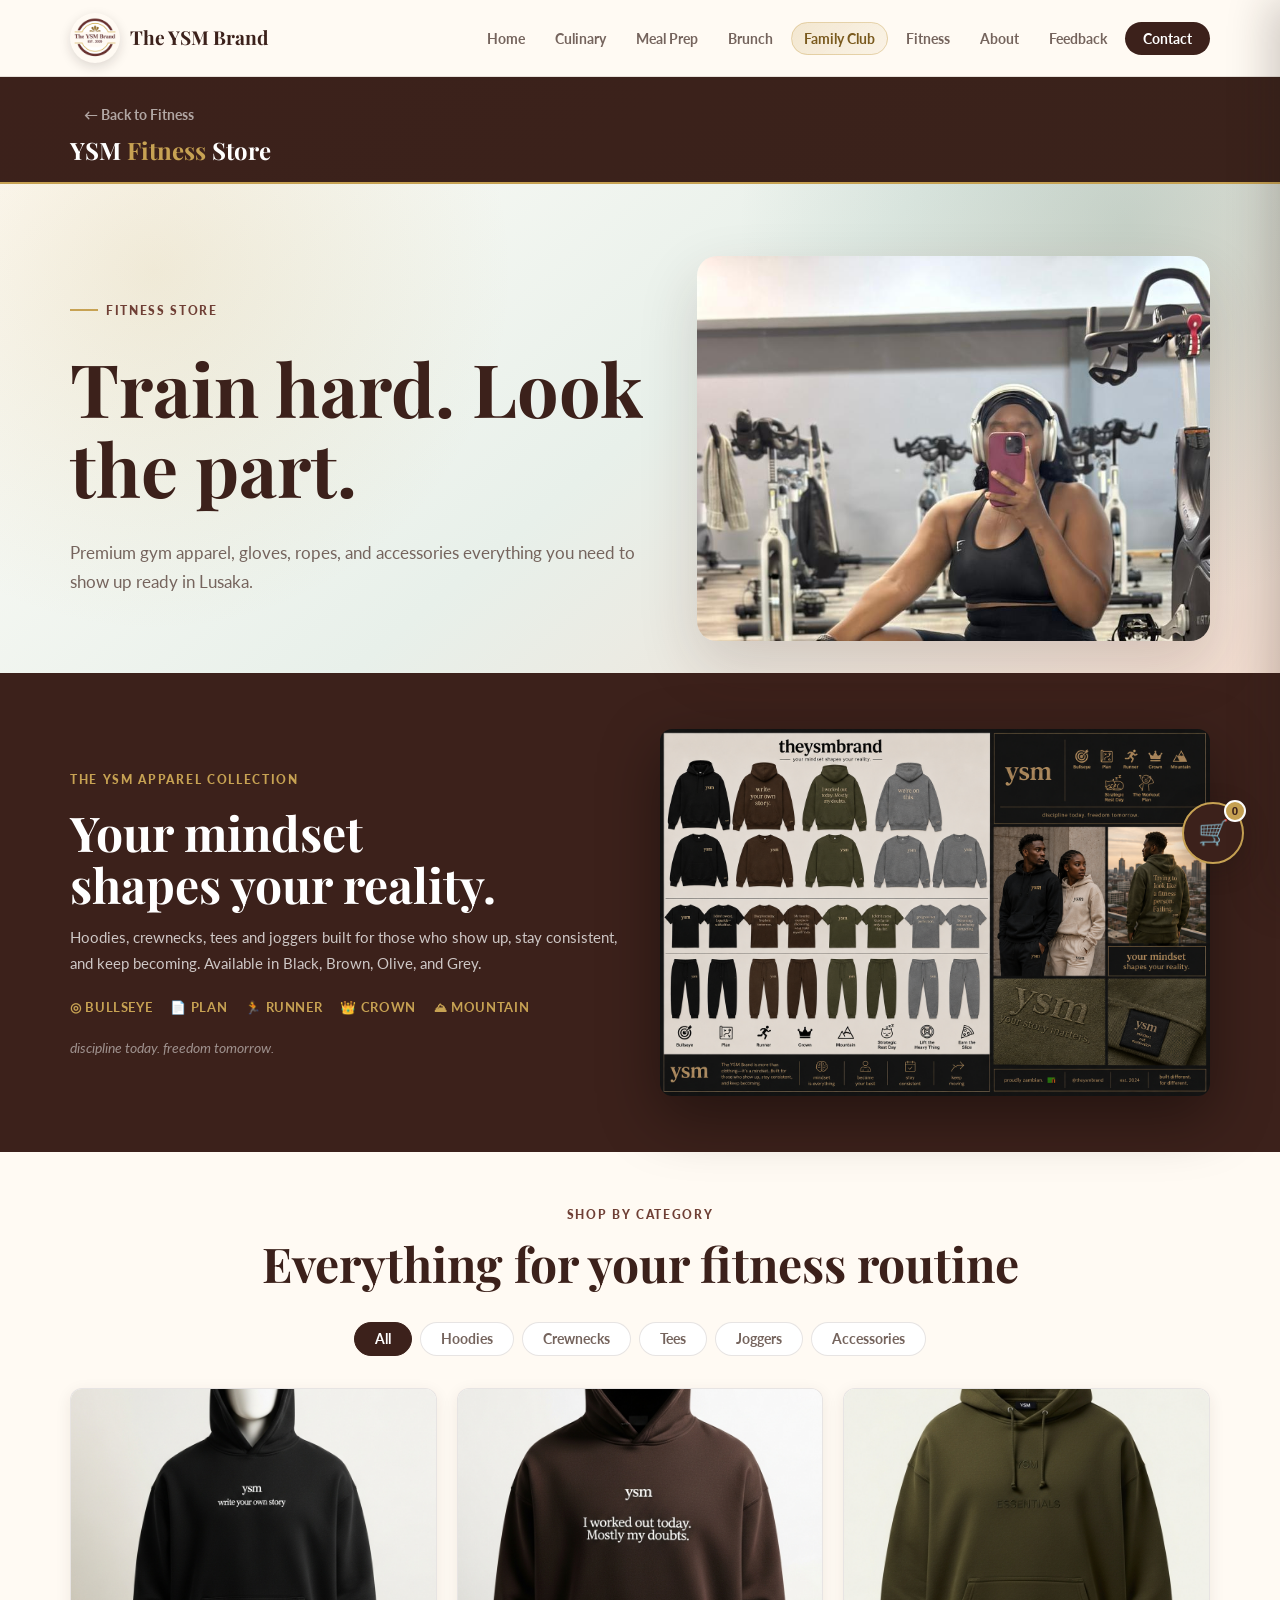
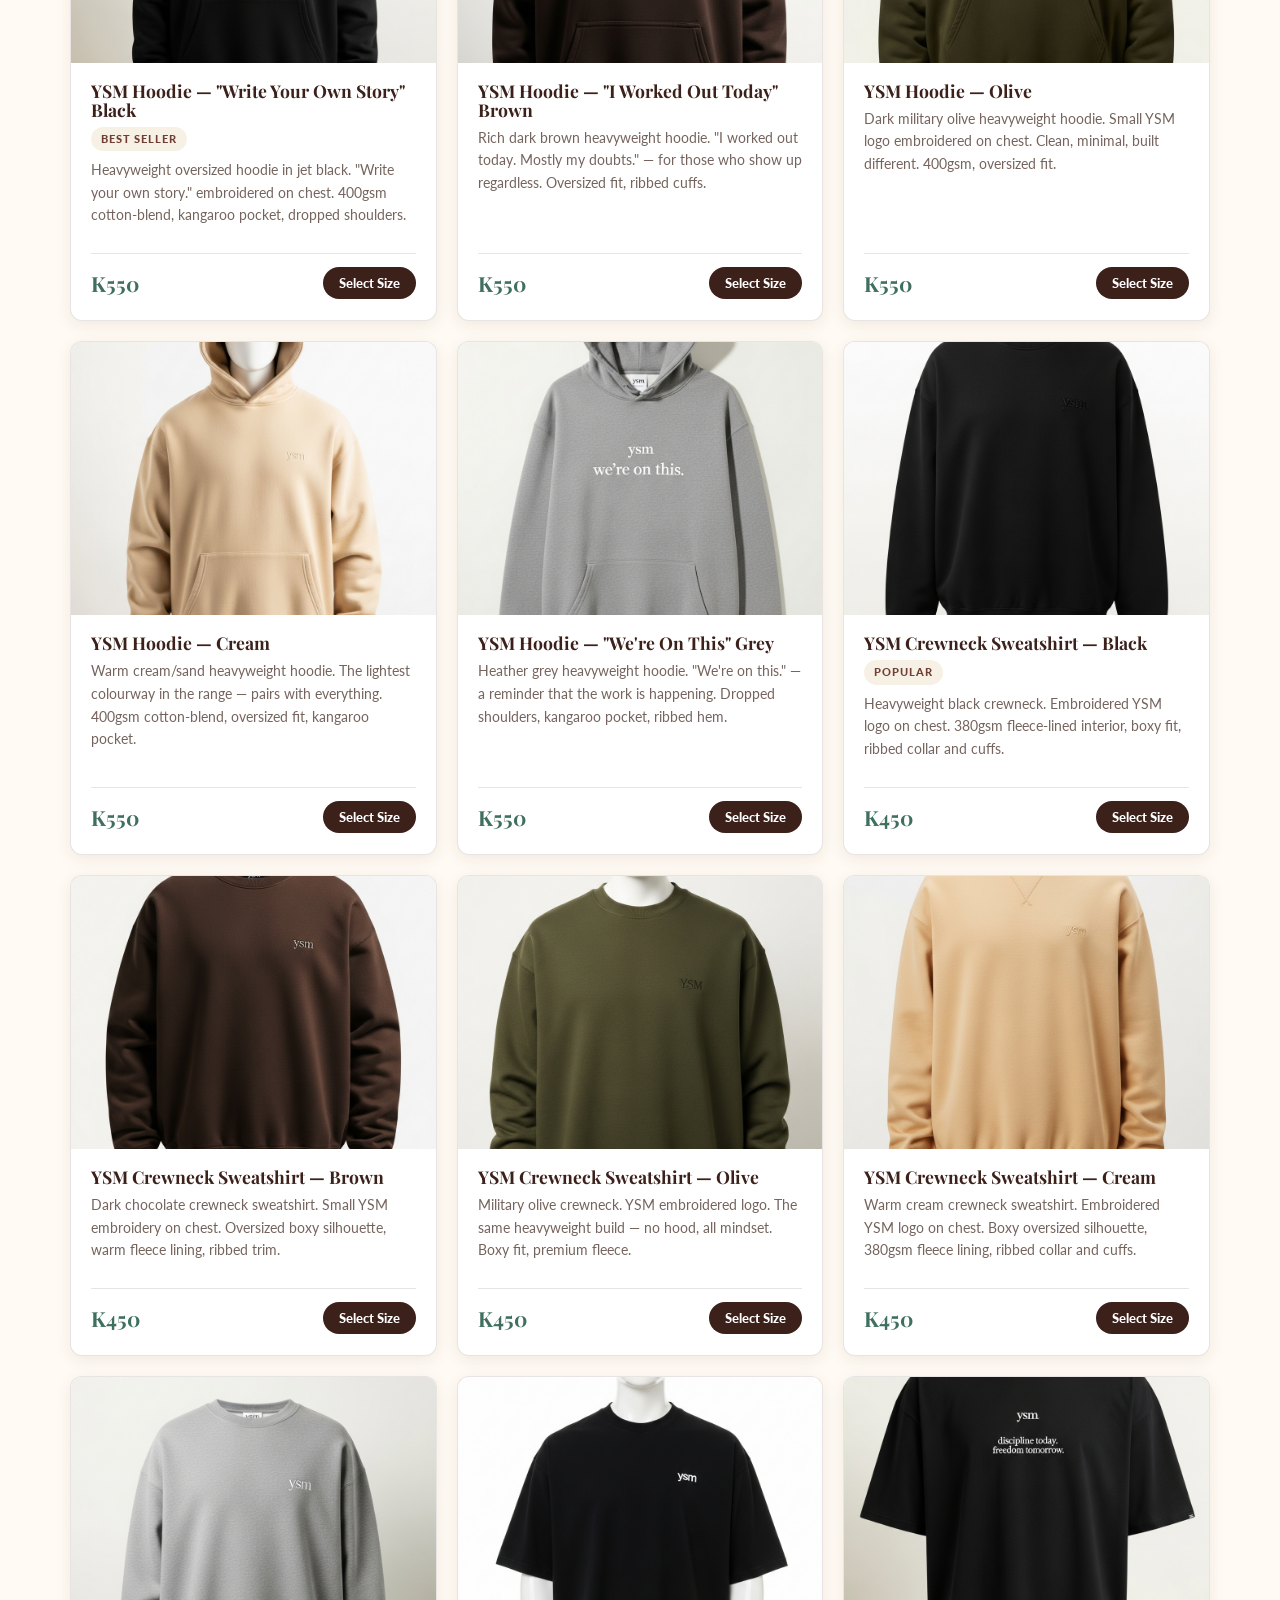
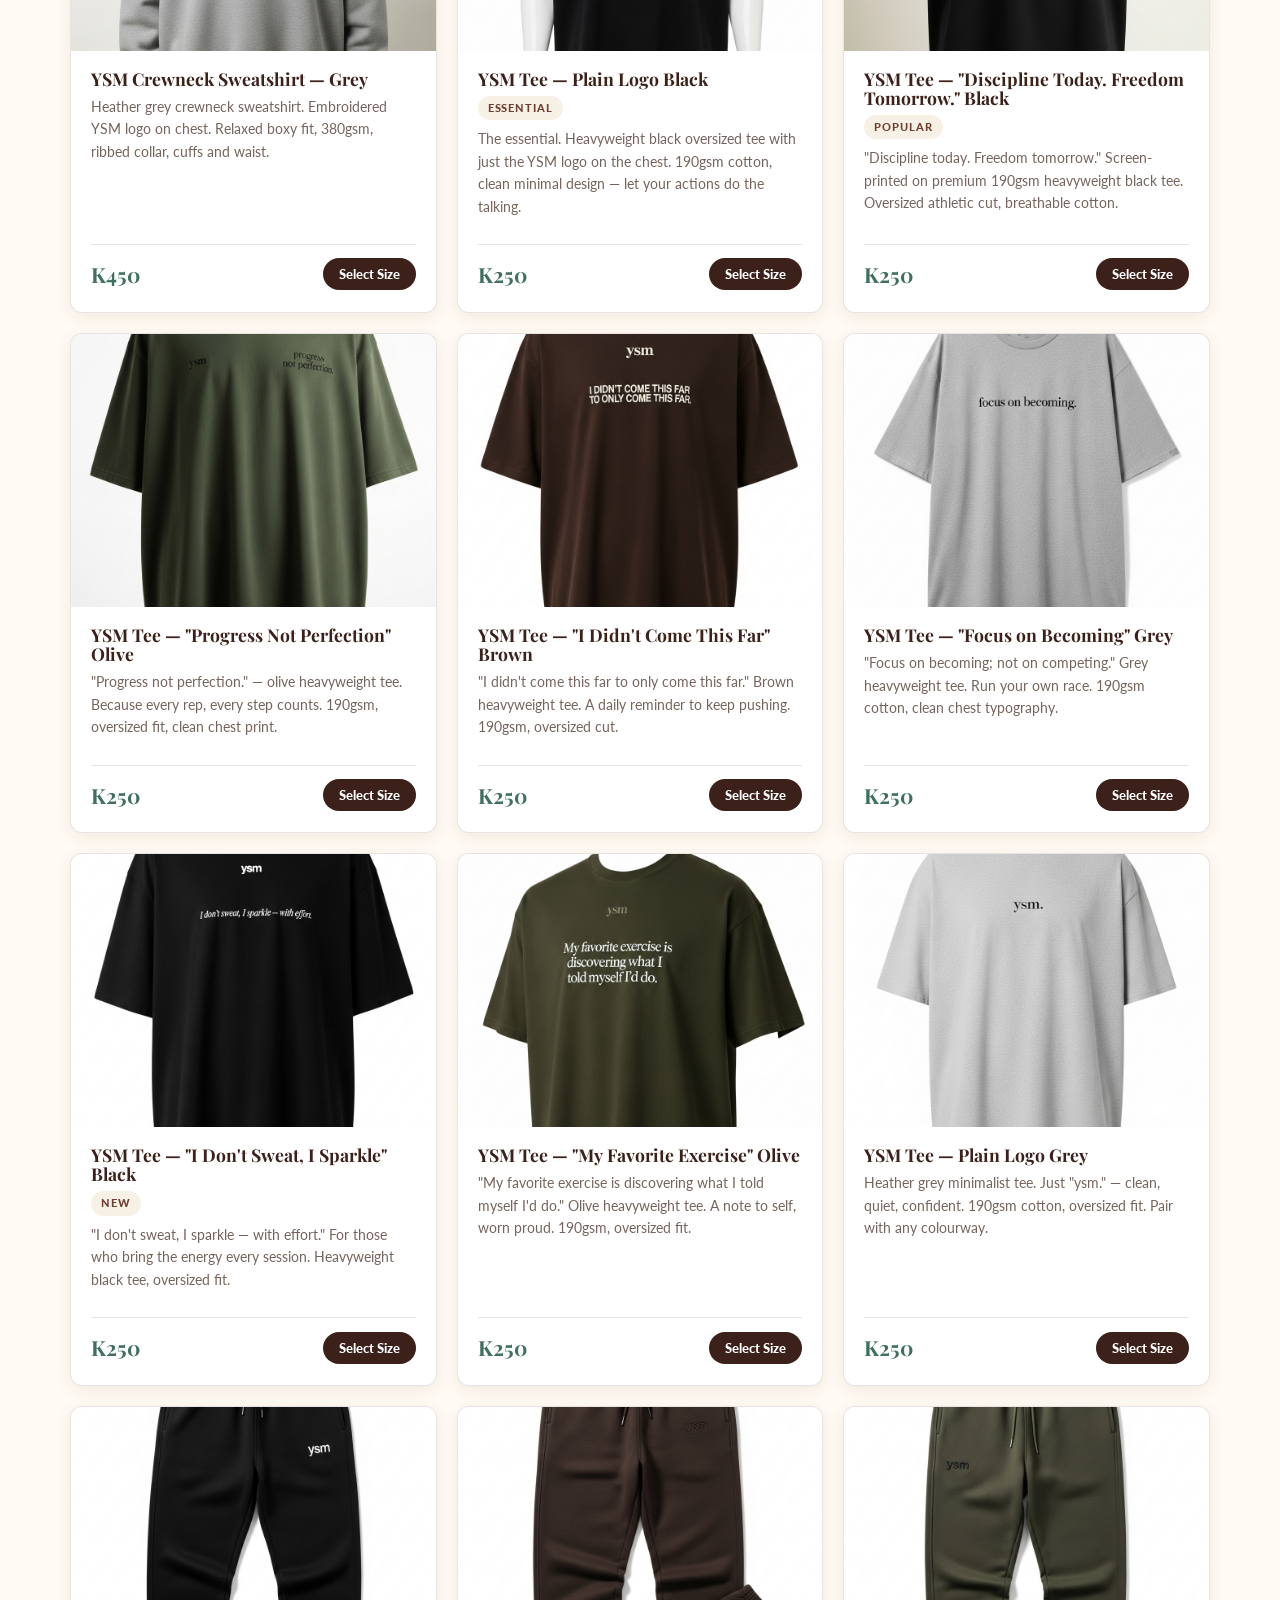
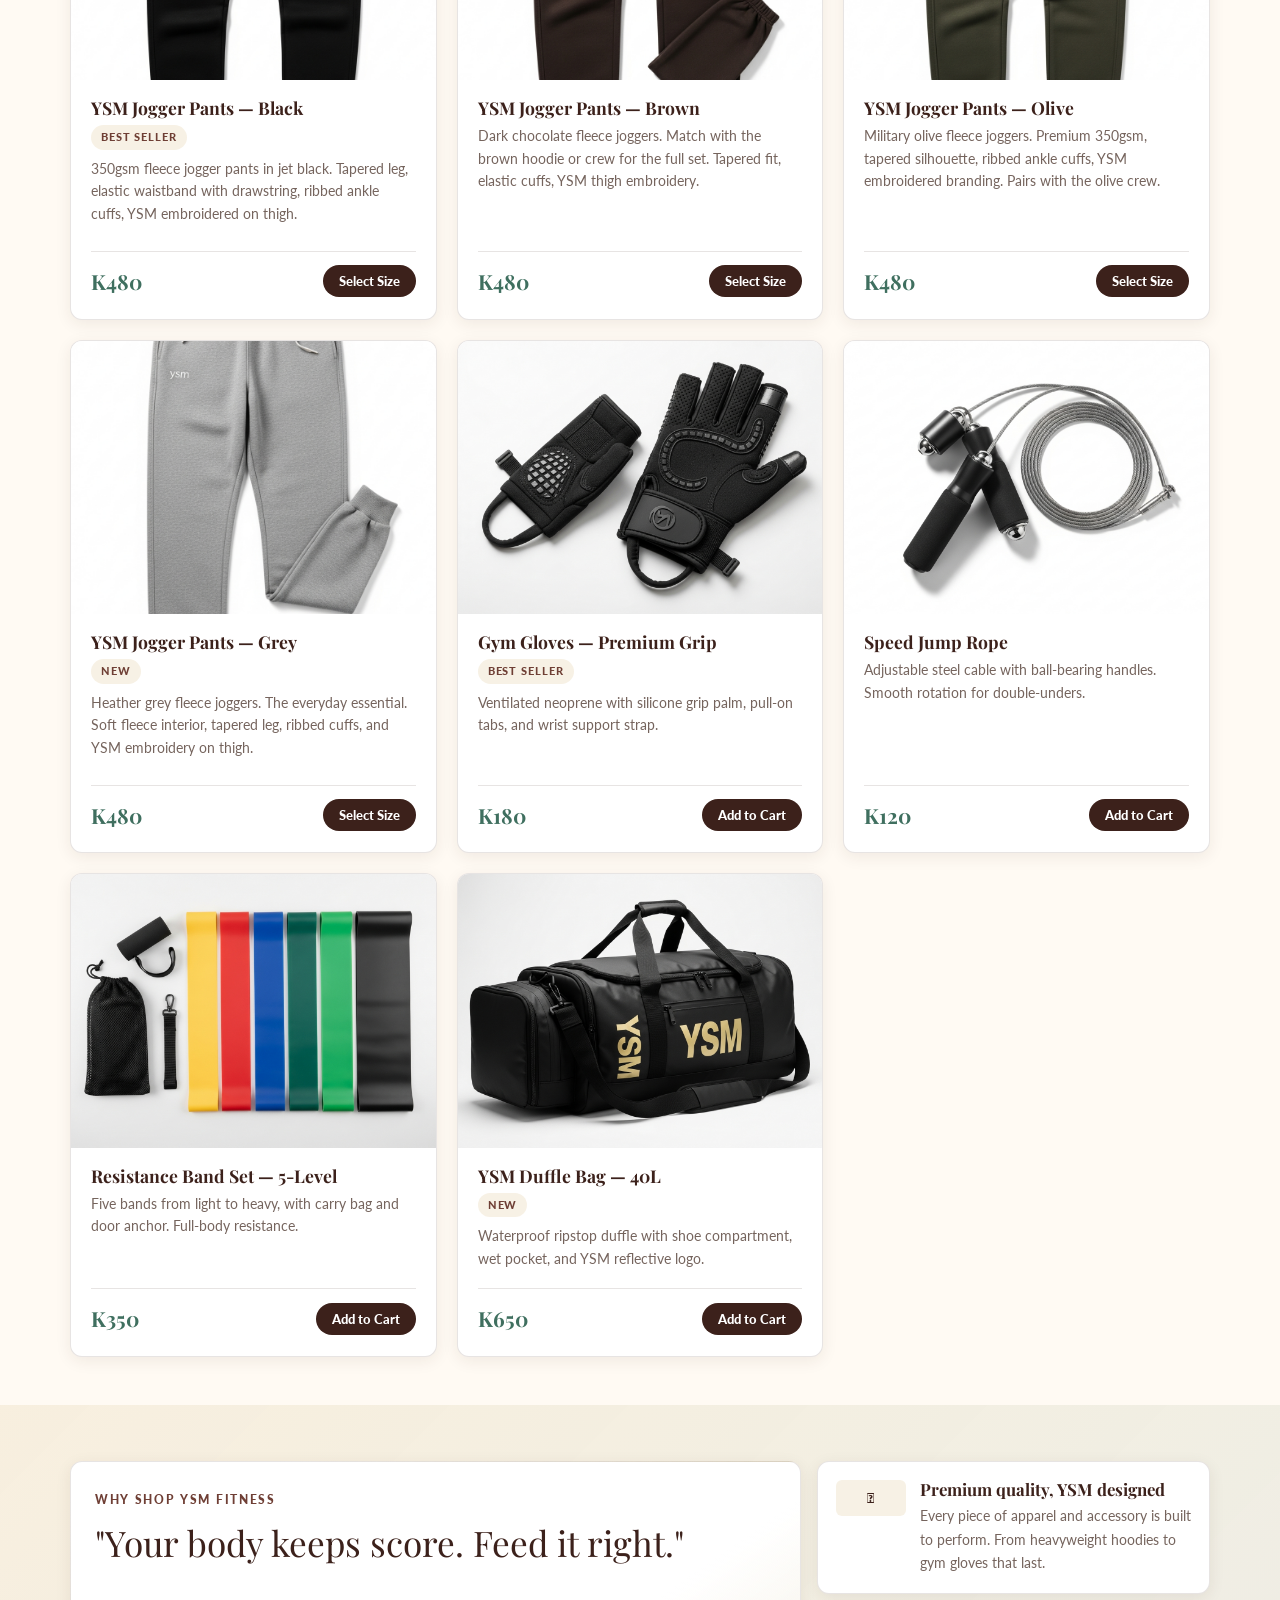
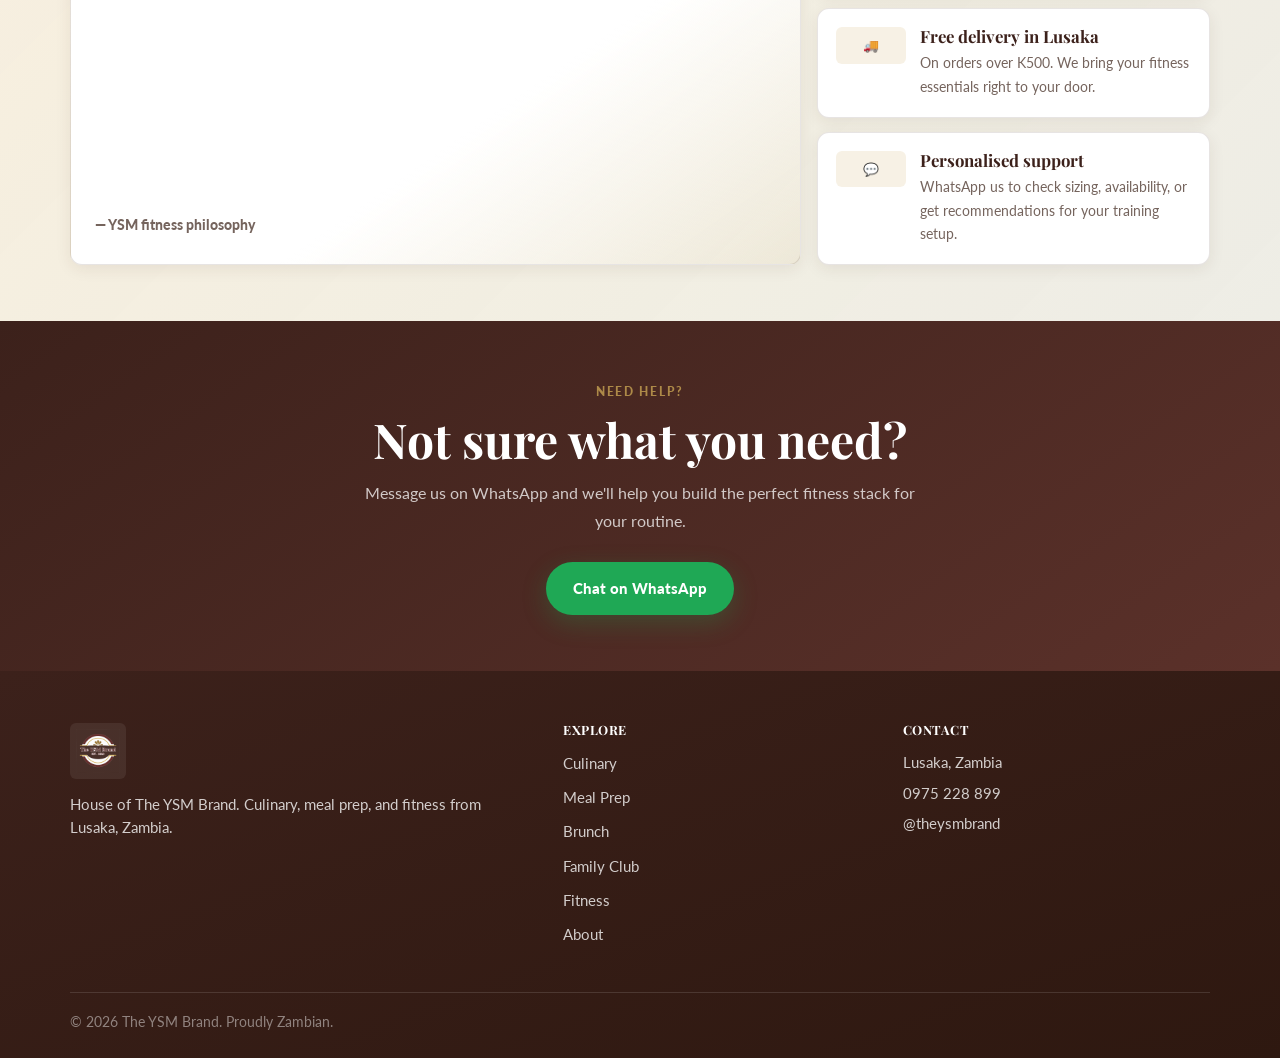
<file: ysm-brand/fitness-store.html>
<!DOCTYPE html>
<html lang="en">
<head>
    <meta charset="UTF-8">
    <meta name="viewport" content="width=device-width, initial-scale=1.0">
    <title>Fitness Store | The YSM Brand</title>
    <meta name="description" content="Shop YSM Fitness — apparel, training gear, and wellness essentials for your fitness journey in Lusaka.">
    <link rel="canonical" href="https://ysm.zingati.app/fitness-store.html">
    <meta property="og:title" content="Fitness Store | The YSM Brand">
    <meta property="og:description" content="Shop YSM Fitness apparel, training gear, and wellness essentials. Hoodies, tees, joggers, and gear for your Lusaka fitness journey.">
    <meta property="og:image" content="https://ysm.zingati.app/images/social-preview.png">
    <meta name="theme-color" content="#c7a253">
    <link rel="icon" href="favicon.ico" sizes="any">
    <link rel="apple-touch-icon" href="apple-touch-icon.png" sizes="180x180">
    <link rel="manifest" href="site.webmanifest">
    <link rel="stylesheet" href="css/styles.css">
    <link rel="stylesheet" href="css/fitness-store.css">
    <link rel="preconnect" href="https://fonts.googleapis.com">
    <link rel="preconnect" href="https://fonts.gstatic.com" crossorigin>
    <link href="https://fonts.googleapis.com/css2?family=Playfair+Display:wght@600;700&family=Lato:wght@400;700;900&display=swap" rel="stylesheet">
</head>
<body>
    <nav class="navbar">
        <div class="container nav-container">
            <div class="logo"><a href="index.html"><img src="images/ysm-logo.png" alt="The YSM Brand logo" class="logo-img"><span class="logo-text">The YSM Brand</span></a></div>
            <ul class="nav-links">
                <li><a href="index.html">Home</a></li><li><a href="culinary.html">Culinary</a></li><li><a href="meal-prep.html">Meal Prep</a></li><li><a href="brunch.html">Brunch</a></li><li><a href="family-experience.html" class="nav-family">Family Club</a></li><li><a href="fitness.html">Fitness</a></li><li><a href="about.html">About</a></li><li><a href="feedback.html">Feedback</a></li><li><a href="contact.html" class="nav-cta">Contact</a></li>
            </ul>
            <button class="mobile-menu-toggle" id="menuToggle" aria-label="Open menu"><span></span><span></span><span></span></button>
        </div>
    </nav>
    <nav class="mobile-nav-drawer" id="mobileNav">
        <a href="index.html">Home</a><a href="culinary.html">Culinary</a><a href="meal-prep.html">Meal Prep</a><a href="brunch.html">Brunch</a><a href="family-experience.html" class="nav-family">✦ Family Club</a><a href="fitness.html">Fitness</a><a href="about.html">About</a><a href="feedback.html">Feedback</a><a href="contact.html" class="nav-cta">Contact</a>
    </nav>

    <!-- STORE HEADER -->
    <div class="store-header">
        <div class="container">
            <a href="fitness.html" class="back-link" style="color:rgba(255,255,255,0.6)">&larr; Back to Fitness</a>
            <h2>YSM <span>Fitness</span> Store</h2>
        </div>
    </div>

    <!-- FLOATING CART BUTTON -->
    <button class="cart-fab" id="cartTrigger" aria-label="Open cart">
        <span class="cart-fab-icon">&#128722;</span>
        <span class="cart-count" id="cartCount">0</span>
    </button>

    <!-- CART OVERLAY + DRAWER -->
    <div class="cart-overlay" id="cartOverlay"></div>
    <div class="cart-drawer" id="cartDrawer">
        <div class="cart-header">
            <h3>Your <span>Cart</span></h3>
            <button class="cart-close" id="cartClose" aria-label="Close cart">&times;</button>
        </div>
        <div class="cart-items" id="cartItems">
            <div class="cart-empty" id="cartEmpty">
                <span>&#128722;</span>
                <p>Your cart is empty.<br>Add some fitness gear or meal plans!</p>
            </div>
            <div id="cartList"></div>
        </div>
        <div class="cart-footer" id="cartFooter" style="display:none">
            <div class="cart-subtotal">
                <span>Subtotal</span>
                <strong id="cartSubtotal">K0</strong>
            </div>
            <div class="cart-total" style="display:none">
                <span>Delivery</span>
                <strong>Calculated at checkout</strong>
            </div>
            <button class="btn-checkout" id="checkoutBtn">
                Checkout via WhatsApp &#128172;
            </button>
        </div>
    </div>

    <main>

        <!-- HERO -->
        <section class="page-hero" style="padding-bottom:0">
            <div class="container page-hero-inner" style="padding-bottom:32px">
                <div class="page-hero-text">
                    <span class="eyebrow">Fitness store</span>
                    <h1>Train hard. Look the part.</h1>
                    <p class="page-lede">Premium gym apparel, gloves, ropes, and accessories everything you need to show up ready in Lusaka.</p>
                </div>
                <img class="page-hero-image" src="images/ysm-fitness-gym.jpg" alt="YSM fitness training session" loading="eager" style="aspect-ratio:4/3">
            </div>
        </section>

        <!-- COLLECTION LOOKBOOK -->
        <section class="catalog-band">
            <div class="container">
                <div class="catalog-inner">
                    <div class="catalog-text">
                        <span class="section-kicker">The YSM Apparel Collection</span>
                        <h2 class="section-title">Your mindset<br>shapes your reality.</h2>
                        <p class="section-lede">Hoodies, crewnecks, tees and joggers built for those who show up, stay consistent, and keep becoming. Available in Black, Brown, Olive, and Grey.</p>
                        <div class="catalog-icons">
                            <span>&#9678; Bullseye</span>
                            <span>&#128196; Plan</span>
                            <span>&#127939; Runner</span>
                            <span>&#128081; Crown</span>
                            <span>&#9968; Mountain</span>
                        </div>
                        <p class="catalog-tagline"><em>discipline today. freedom tomorrow.</em></p>
                    </div>
                    <img src="images/ysm-apparel-catalog.png" alt="YSM Brand full apparel collection — hoodies, crewnecks, tees and joggers in black, brown, olive and grey" class="catalog-img">
                </div>
            </div>
        </section>

        <!-- CATEGORY TABS + PRODUCTS -->
        <section class="store-section" id="products">
            <div class="container">
                <div class="store-section-header">
                    <span class="section-kicker">Shop by category</span>
                    <h2 class="section-title">Everything for your fitness routine</h2>
                </div>

                <div class="category-tabs" id="categoryTabs">
                    <button class="category-tab active" data-category="all">All</button>
                    <button class="category-tab" data-category="hoodies">Hoodies</button>
                    <button class="category-tab" data-category="crewnecks">Crewnecks</button>
                    <button class="category-tab" data-category="tees">Tees</button>
                    <button class="category-tab" data-category="joggers">Joggers</button>
                    <button class="category-tab" data-category="accessories">Accessories</button>
                </div>

                <div class="store-grid" id="productGrid">
                    <!-- Products rendered by JS -->
                </div>
            </div>
        </section>

        <!-- WHY SHOP WITH YSM -->
        <section class="warm-band">
            <div class="container">
                <div class="social-proof-grid">
                    <article class="voice-card">
                        <div>
                            <span class="section-kicker" style="margin-bottom:12px;display:block">Why shop YSM Fitness</span>
                            <blockquote>"Your body keeps score. Feed it right."</blockquote>
                        </div>
                        <cite>— YSM fitness philosophy</cite>
                    </article>
                    <div class="menu-board">
                        <article class="menu-card">
                            <div class="menu-date">&#99896;</div>
                            <div>
                                <h3>Premium quality, YSM designed</h3>
                                <p>Every piece of apparel and accessory is built to perform. From heavyweight hoodies to gym gloves that last.</p>
                            </div>
                        </article>
                        <article class="menu-card">
                            <div class="menu-date">&#128666;</div>
                            <div>
                                <h3>Free delivery in Lusaka</h3>
                                <p>On orders over K500. We bring your fitness essentials right to your door.</p>
                            </div>
                        </article>
                        <article class="menu-card">
                            <div class="menu-date">&#128172;</div>
                            <div>
                                <h3>Personalised support</h3>
                                <p>WhatsApp us to check sizing, availability, or get recommendations for your training setup.</p>
                            </div>
                        </article>
                    </div>
                </div>
            </div>
        </section>

        <!-- CTA -->
        <section class="dark-band">
            <div class="container" style="text-align:center;max-width:580px">
                <span class="section-kicker" style="color:rgba(199,162,83,0.8)">Need help?</span>
                <h2 class="section-title" style="margin-top:10px">Not sure what you need?</h2>
                <p class="section-lede" style="margin:0 0 28px">Message us on WhatsApp and we'll help you build the perfect fitness stack for your routine.</p>
                <a class="btn btn-whatsapp" target="_blank" rel="noopener" href="https://wa.me/260975228899?text=Hi%20The%20YSM%20Brand,%20I%20need%20help%20choosing%20fitness%20store%20products">Chat on WhatsApp</a>
            </div>
        </section>

    </main>

    <!-- TOAST -->
    <div class="toast" id="toast"></div>

    <footer class="footer">
        <div class="container footer-grid">
            <div><img src="images/ysm-logo.png" alt="The YSM Brand logo" class="footer-logo"><p>House of The YSM Brand. Culinary, meal prep, and fitness from Lusaka, Zambia.</p></div>
            <div><h4>Explore</h4><ul><li><a href="culinary.html">Culinary</a></li><li><a href="meal-prep.html">Meal Prep</a></li><li><a href="brunch.html">Brunch</a></li><li><a href="family-experience.html">Family Club</a></li><li><a href="fitness.html">Fitness</a></li><li><a href="about.html">About</a></li></ul></div>
            <div><h4>Contact</h4><p>Lusaka, Zambia</p><p style="margin-top:8px"><a href="https://wa.me/260975228899">0975 228 899</a></p><p style="margin-top:6px"><a href="https://www.instagram.com/theysmbrand/">@theysmbrand</a></p></div>
        </div>
        <div class="container footer-bottom">&copy; 2026 The YSM Brand. Proudly Zambian.</div>
    </footer>

    <script src="js/main.js"></script>
    <script>
        // ---- Mobile Nav Toggle ----
        document.getElementById('menuToggle').addEventListener('click', function() {
            document.getElementById('mobileNav').classList.toggle('active');
        });
    </script>
    <script src="js/fitness-store.js"></script>
</body>
</html>
</file>
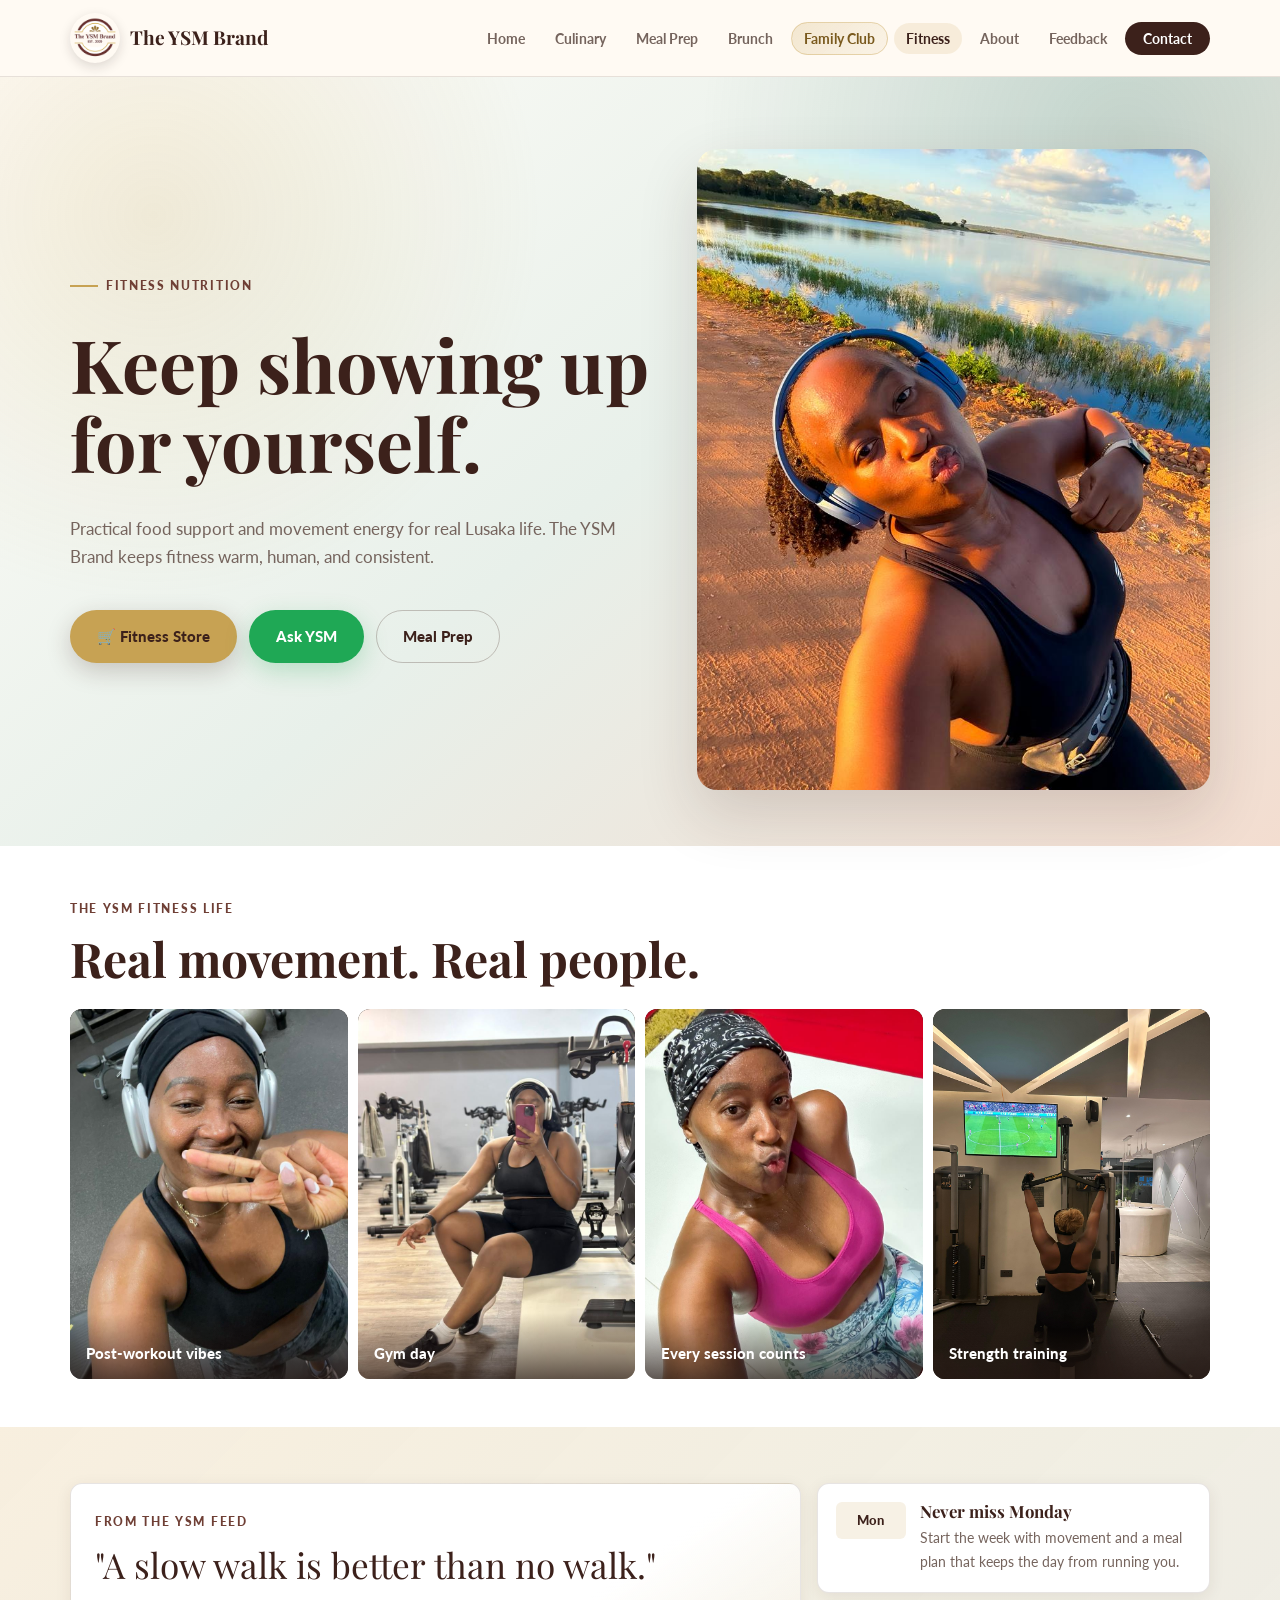
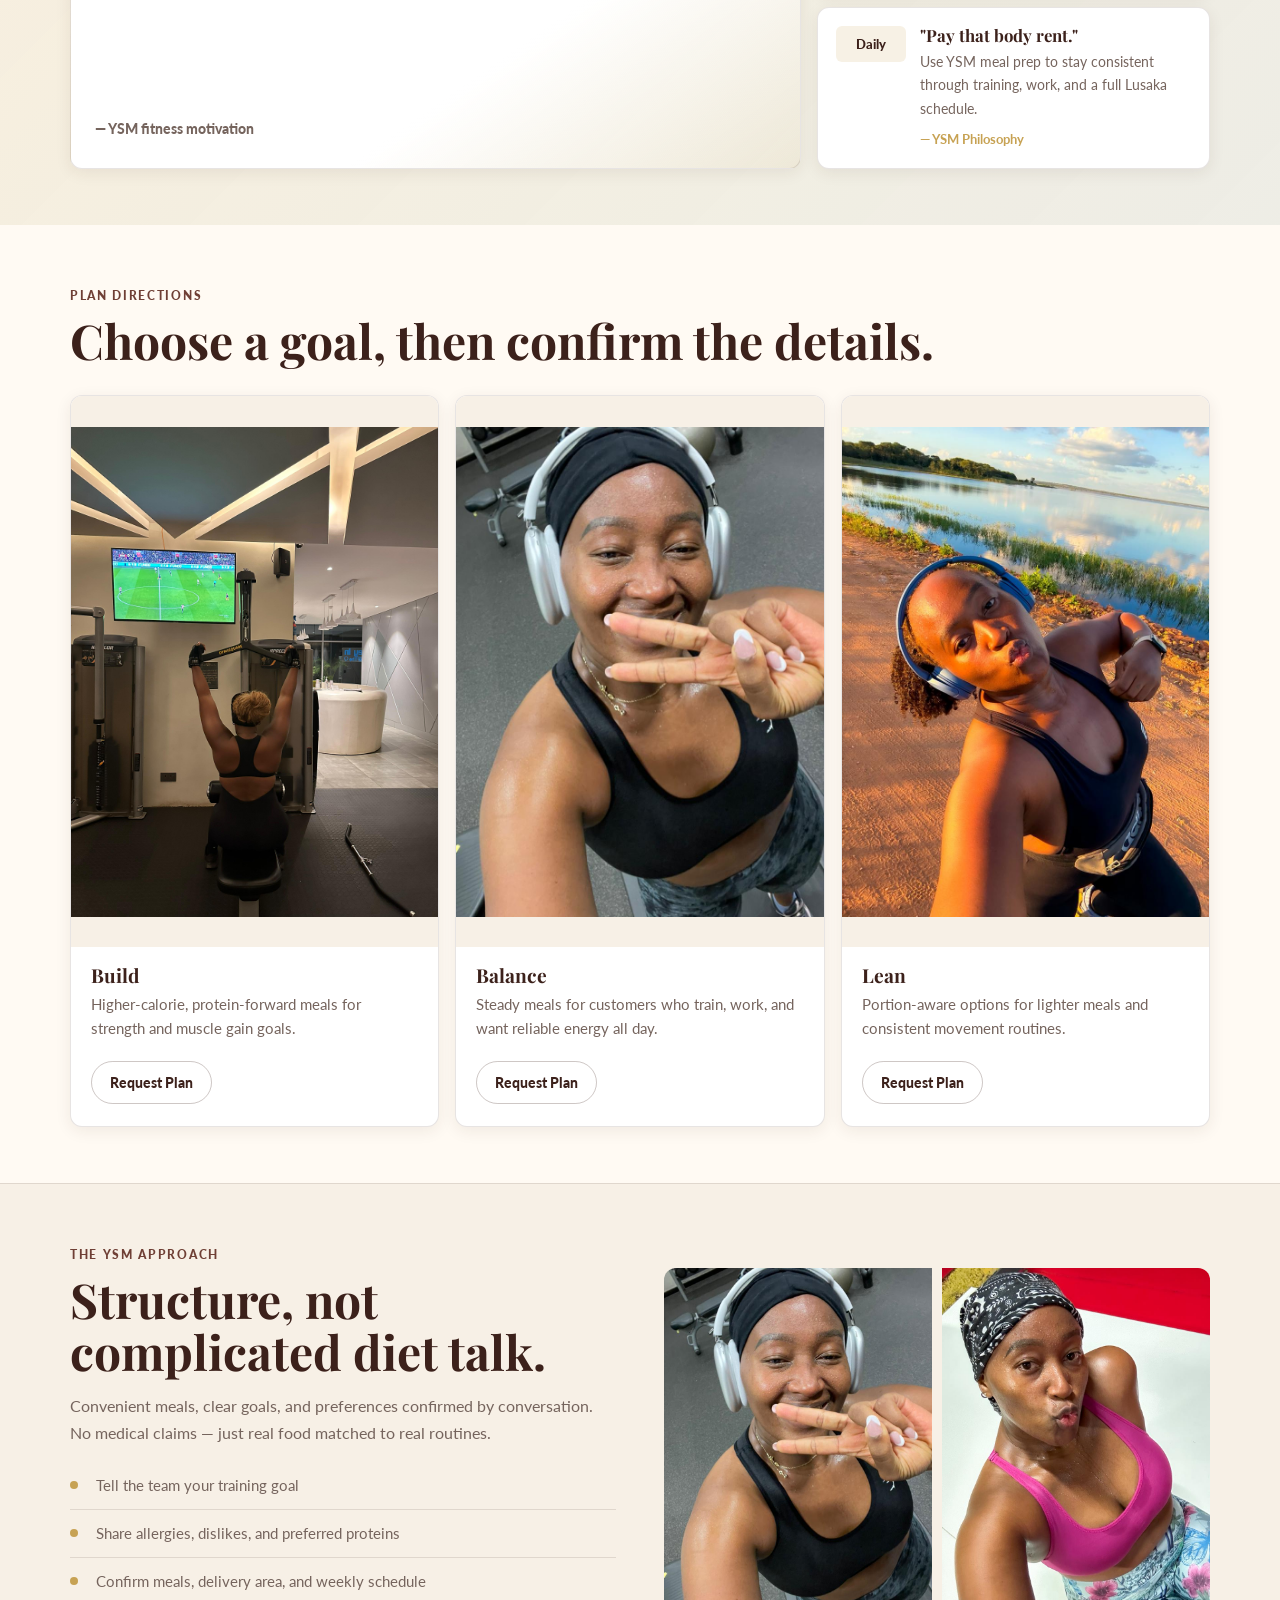
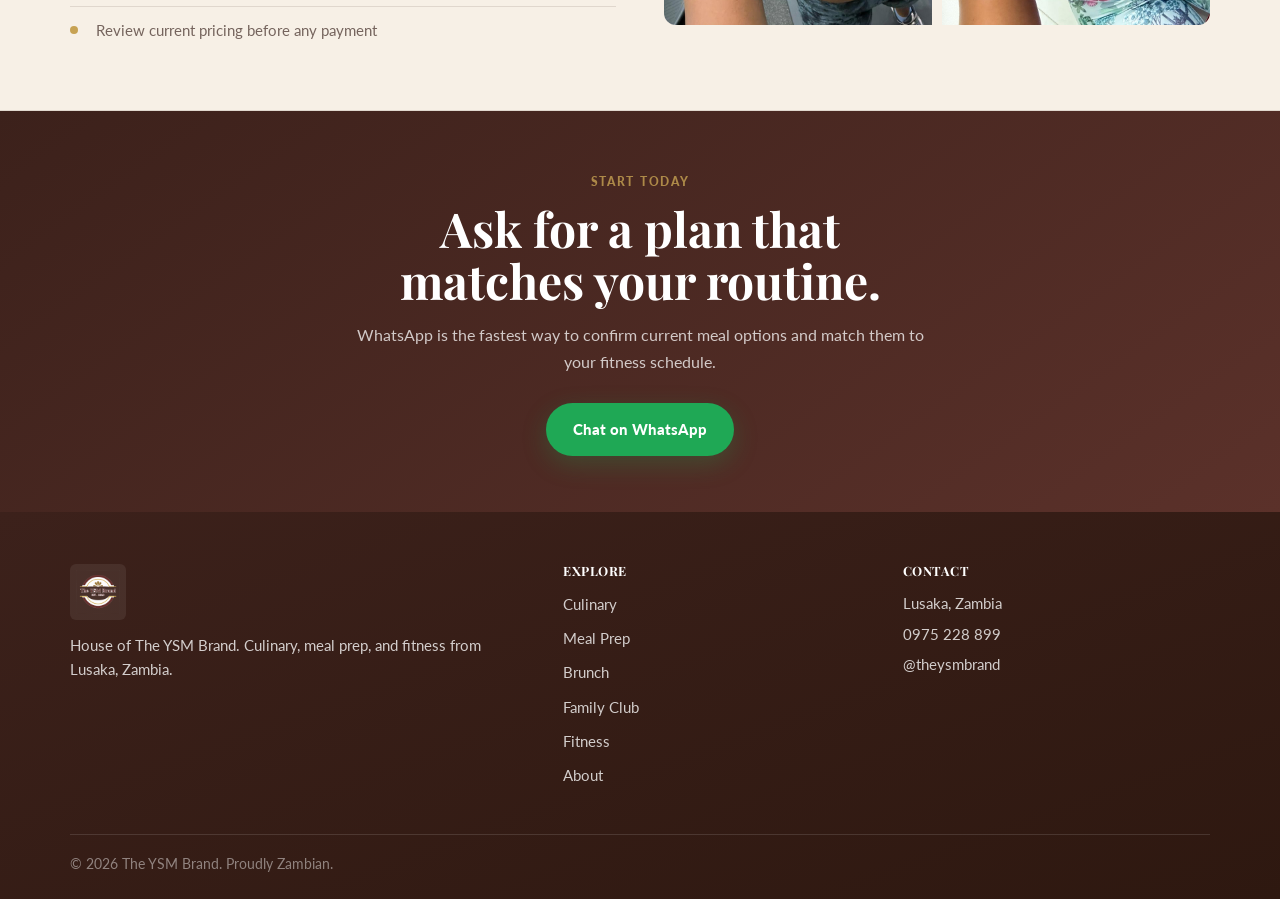
<file: ysm-brand/fitness.html>
<!DOCTYPE html>
<html lang="en">
<head>
    <meta charset="UTF-8">
    <meta name="viewport" content="width=device-width, initial-scale=1.0">
    <title>Fitness | The YSM Brand</title>
    <meta name="description" content="Fitness nutrition support from The YSM Brand in Lusaka. Request meal plans for training, recovery, lean goals, and balanced routines.">
    <link rel="canonical" href="https://ysm.zingati.app/fitness.html">
    <meta property="og:title" content="Fitness | The YSM Brand">
    <meta property="og:description" content="Fitness nutrition support from The YSM Brand in Lusaka. Request meal plans for training, recovery, lean goals, and balanced routines.">
    <meta property="og:image" content="https://ysm.zingati.app/images/social-preview.png">
    <meta name="theme-color" content="#c7a253">
    <link rel="icon" href="favicon.ico" sizes="any">
    <link rel="apple-touch-icon" href="apple-touch-icon.png" sizes="180x180">
    <link rel="manifest" href="site.webmanifest">
    <link rel="stylesheet" href="css/styles.css">
    <link rel="preconnect" href="https://fonts.googleapis.com">
    <link rel="preconnect" href="https://fonts.gstatic.com" crossorigin>
    <link href="https://fonts.googleapis.com/css2?family=Playfair+Display:wght@600;700&family=Lato:wght@400;700;900&display=swap" rel="stylesheet">
</head>
<body>
    <nav class="navbar">
        <div class="container nav-container">
            <div class="logo"><a href="index.html"><img src="images/ysm-logo.png" alt="The YSM Brand logo" class="logo-img"><span class="logo-text">The YSM Brand</span></a></div>
            <ul class="nav-links">
                <li><a href="index.html">Home</a></li><li><a href="culinary.html">Culinary</a></li><li><a href="meal-prep.html">Meal Prep</a></li><li><a href="brunch.html">Brunch</a></li><li><a href="family-experience.html" class="nav-family">Family Club</a></li><li><a href="fitness.html" class="active">Fitness</a></li><li><a href="about.html">About</a></li><li><a href="feedback.html">Feedback</a></li><li><a href="contact.html" class="nav-cta">Contact</a></li>
            </ul>
            <button class="mobile-menu-toggle" id="menuToggle" aria-label="Open menu"><span></span><span></span><span></span></button>
        </div>
    </nav>
    <nav class="mobile-nav-drawer" id="mobileNav">
        <a href="index.html">Home</a><a href="culinary.html">Culinary</a><a href="meal-prep.html">Meal Prep</a><a href="brunch.html">Brunch</a><a href="family-experience.html" class="nav-family">✦ Family Club</a><a href="fitness.html">Fitness</a><a href="about.html">About</a><a href="feedback.html">Feedback</a><a href="contact.html" class="nav-cta">Contact</a>
    </nav>

    <main>

        <!-- HERO -->
        <section class="page-hero">
            <div class="container page-hero-inner">
                <div class="page-hero-text">
                    <span class="eyebrow">Fitness nutrition</span>
                    <h1>Keep showing up for yourself.</h1>
                    <p class="page-lede">Practical food support and movement energy for real Lusaka life. The YSM Brand keeps fitness warm, human, and consistent.</p>
                    <div class="hero-actions" style="margin-top:24px">
                        <a href="fitness-store.html" class="btn btn-primary" style="background:var(--gold);color:var(--espresso)">&#128722; Fitness Store</a>
                        <a href="https://wa.me/260975228899?text=Hi%20The%20YSM%20Brand,%20I%20need%20help%20choosing%20a%20fitness%20meal%20plan" class="btn btn-whatsapp" target="_blank" rel="noopener">Ask YSM</a>
                        <a href="meal-prep.html" class="btn btn-outline">Meal Prep</a>
                    </div>
                </div>
                <img class="page-hero-image" src="images/ysm-fitness-outdoor.jpg" alt="YSM fitness — outdoor run by the lake in Lusaka" loading="eager">
            </div>
        </section>

        <!-- REAL FITNESS PHOTOS -->
        <section class="gallery-section">
            <div class="container">
                <span class="section-kicker">The YSM fitness life</span>
                <h2 class="section-title">Real movement. Real people.</h2>
                <div class="photo-grid photo-grid--portrait">
                    <div class="photo-grid-item">
                        <img src="images/ysm-fitness-smile.jpg" alt="YSM fitness — post-workout energy and positivity" loading="lazy">
                        <div class="photo-label">Post-workout vibes</div>
                    </div>
                    <div class="photo-grid-item">
                        <img src="images/ysm-fitness-gym.jpg" alt="YSM fitness — gym session mirror selfie" loading="lazy">
                        <div class="photo-label">Gym day</div>
                    </div>
                    <div class="photo-grid-item">
                        <img src="images/ysm-fitness-workout.jpg" alt="YSM fitness — workout session" loading="lazy">
                        <div class="photo-label">Every session counts</div>
                    </div>
                    <div class="photo-grid-item">
                        <img src="images/ysm-fitness-training.jpg" alt="YSM fitness — strength training in a premium gym" loading="lazy">
                        <div class="photo-label">Strength training</div>
                    </div>
                </div>
            </div>
        </section>

        <!-- MOTIVATION QUOTE -->
        <section class="warm-band">
            <div class="container social-proof-grid">
                <article class="voice-card">
                    <div>
                        <span class="section-kicker" style="margin-bottom:12px;display:block">From the YSM feed</span>
                        <blockquote>"A slow walk is better than no walk."</blockquote>
                    </div>
                    <cite>— YSM fitness motivation</cite>
                </article>
                <div class="menu-board">
                    <article class="menu-card">
                        <div class="menu-date">Mon</div>
                        <div>
                            <h3>Never miss Monday</h3>
                            <p>Start the week with movement and a meal plan that keeps the day from running you.</p>
                        </div>
                    </article>
                    <article class="menu-card">
                        <div class="menu-date">Daily</div>
                        <div>
                            <h3>"Pay that body rent."</h3>
                            <p>Use YSM meal prep to stay consistent through training, work, and a full Lusaka schedule.</p>
                            <cite style="font-size:0.8rem;color:var(--gold);font-style:normal;font-weight:700;margin-top:8px;display:block">— YSM Philosophy</cite>
                        </div>
                    </article>
                </div>
            </div>
        </section>

        <!-- PLAN DIRECTIONS -->
        <section>
            <div class="container">
                <span class="section-kicker">Plan directions</span>
                <h2 class="section-title" style="margin-bottom:28px">Choose a goal, then confirm the details.</h2>
                <div class="grid-3">
                    <div class="visual-card">
                        <img class="visual-card-img visual-card-img--portrait" src="images/ysm-fitness-training.jpg" alt="Strength training at the gym">
                        <div class="visual-card-body">
                            <h3>Build</h3>
                            <p>Higher-calorie, protein-forward meals for strength and muscle gain goals.</p>
                            <a class="btn btn-outline btn-sm" style="margin-top:14px;align-self:flex-start" target="_blank" rel="noopener" href="https://wa.me/260975228899?text=Hi%20The%20YSM%20Brand,%20I%20am%20interested%20in%20a%20Build%20fitness%20meal%20plan">Request Plan</a>
                        </div>
                    </div>
                    <div class="visual-card">
                        <img class="visual-card-img visual-card-img--portrait" src="images/ysm-fitness-smile.jpg" alt="YSM fitness — post-workout positivity">
                        <div class="visual-card-body">
                            <h3>Balance</h3>
                            <p>Steady meals for customers who train, work, and want reliable energy all day.</p>
                            <a class="btn btn-outline btn-sm" style="margin-top:14px;align-self:flex-start" target="_blank" rel="noopener" href="https://wa.me/260975228899?text=Hi%20The%20YSM%20Brand,%20I%20am%20interested%20in%20a%20Balance%20fitness%20meal%20plan">Request Plan</a>
                        </div>
                    </div>
                    <div class="visual-card">
                        <img class="visual-card-img visual-card-img--portrait" src="images/ysm-fitness-outdoor.jpg" alt="Outdoor fitness run by the lake">
                        <div class="visual-card-body">
                            <h3>Lean</h3>
                            <p>Portion-aware options for lighter meals and consistent movement routines.</p>
                            <a class="btn btn-outline btn-sm" style="margin-top:14px;align-self:flex-start" target="_blank" rel="noopener" href="https://wa.me/260975228899?text=Hi%20The%20YSM%20Brand,%20I%20am%20interested%20in%20a%20Lean%20fitness%20meal%20plan">Request Plan</a>
                        </div>
                    </div>
                </div>
            </div>
        </section>

        <!-- EXTRA PHOTOS + TEXT SPLIT -->
        <section class="band">
            <div class="container split">
                <div>
                    <span class="section-kicker">The YSM approach</span>
                    <h2 class="section-title">Structure, not complicated diet talk.</h2>
                    <p class="section-lede">Convenient meals, clear goals, and preferences confirmed by conversation. No medical claims — just real food matched to real routines.</p>
                    <ul class="check-list">
                        <li>Tell the team your training goal</li>
                        <li>Share allergies, dislikes, and preferred proteins</li>
                        <li>Confirm meals, delivery area, and weekly schedule</li>
                        <li>Review current pricing before any payment</li>
                    </ul>
                </div>
                <div style="display:grid;grid-template-columns:1fr 1fr;gap:10px;border-radius:12px;overflow:hidden">
                    <img src="images/ysm-fitness-smile.jpg" alt="YSM fitness positive energy" style="width:100%;aspect-ratio:3/4;object-fit:cover;object-position:center top;display:block">
                    <img src="images/ysm-fitness-workout.jpg" alt="YSM workout session" style="width:100%;aspect-ratio:3/4;object-fit:cover;object-position:center top;display:block">
                </div>
            </div>
        </section>

        <!-- CTA DARK -->
        <section class="dark-band">
            <div class="container" style="text-align:center;max-width:580px">
                <span class="section-kicker" style="color:rgba(199,162,83,0.8)">Start today</span>
                <h2 class="section-title" style="margin-top:10px">Ask for a plan that matches your routine.</h2>
                <p class="section-lede" style="margin:0 0 28px">WhatsApp is the fastest way to confirm current meal options and match them to your fitness schedule.</p>
                <a class="btn btn-whatsapp" target="_blank" rel="noopener" href="https://wa.me/260975228899?text=Hi%20The%20YSM%20Brand,%20I%20need%20help%20choosing%20a%20fitness%20meal%20plan">Chat on WhatsApp</a>
            </div>
        </section>

    </main>

    <footer class="footer">
        <div class="container footer-grid">
            <div><img src="images/ysm-logo.png" alt="The YSM Brand logo" class="footer-logo"><p>House of The YSM Brand. Culinary, meal prep, and fitness from Lusaka, Zambia.</p></div>
            <div><h4>Explore</h4><ul><li><a href="culinary.html">Culinary</a></li><li><a href="meal-prep.html">Meal Prep</a></li><li><a href="brunch.html">Brunch</a></li><li><a href="family-experience.html">Family Club</a></li><li><a href="fitness.html">Fitness</a></li><li><a href="about.html">About</a></li></ul></div>
            <div><h4>Contact</h4><p>Lusaka, Zambia</p><p style="margin-top:8px"><a href="https://wa.me/260975228899">0975 228 899</a></p><p style="margin-top:6px"><a href="https://www.instagram.com/theysmbrand/">@theysmbrand</a></p></div>
        </div>
        <div class="container footer-bottom">&copy; 2026 The YSM Brand. Proudly Zambian.</div>
    </footer>
    <div class="mobile-action-bar">
        <a class="btn btn-primary" style="background:var(--gold);color:var(--espresso)" href="fitness-store.html">&#128722; Store</a>
        <a class="btn btn-whatsapp" target="_blank" rel="noopener" href="https://wa.me/260975228899?text=Hi%20The%20YSM%20Brand,%20I%20need%20help%20choosing%20a%20fitness%20meal%20plan">Ask YSM</a>
        <a class="btn btn-outline" href="meal-prep.html">Meal Prep</a>
    </div>
    <script src="js/main.js"></script>
    <script>const t=document.getElementById('menuToggle'),d=document.getElementById('mobileNav');t.addEventListener('click',()=>{d.classList.toggle('active');});</script>
</body>
</html>
</file>
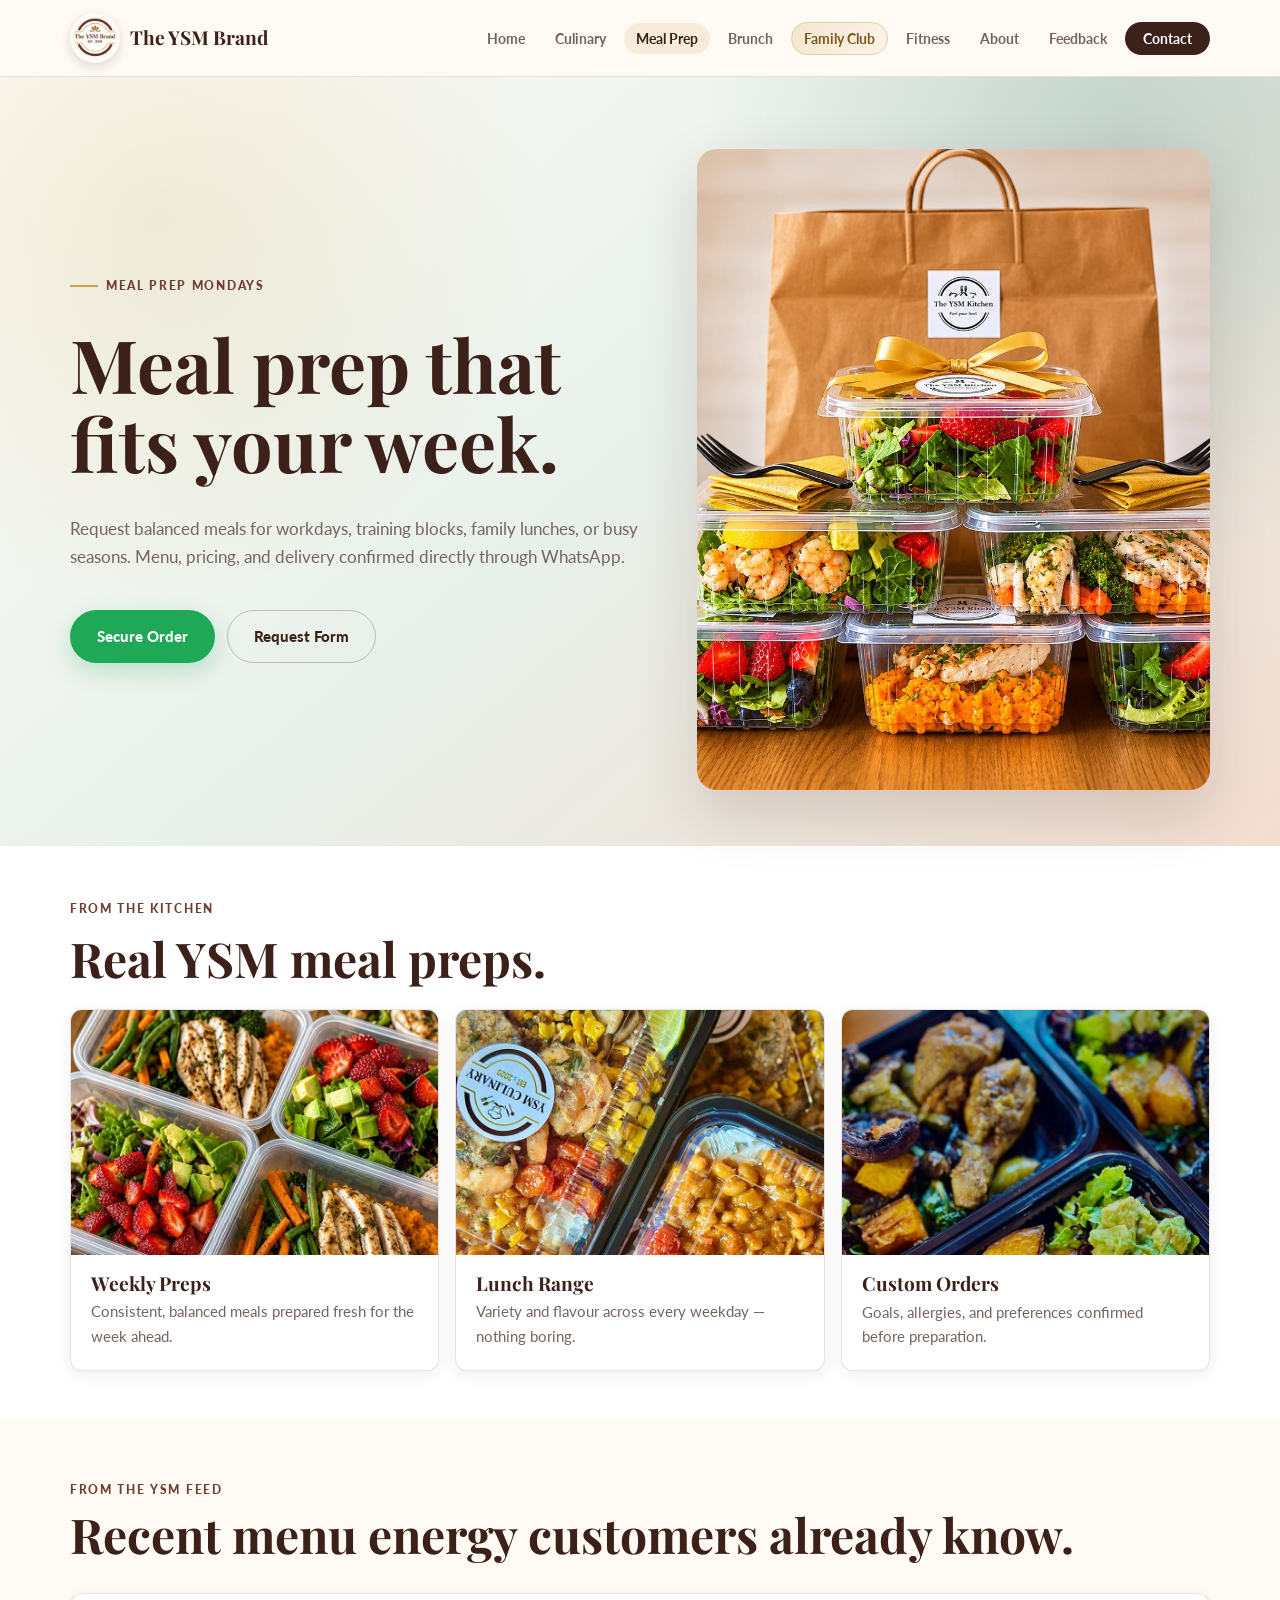
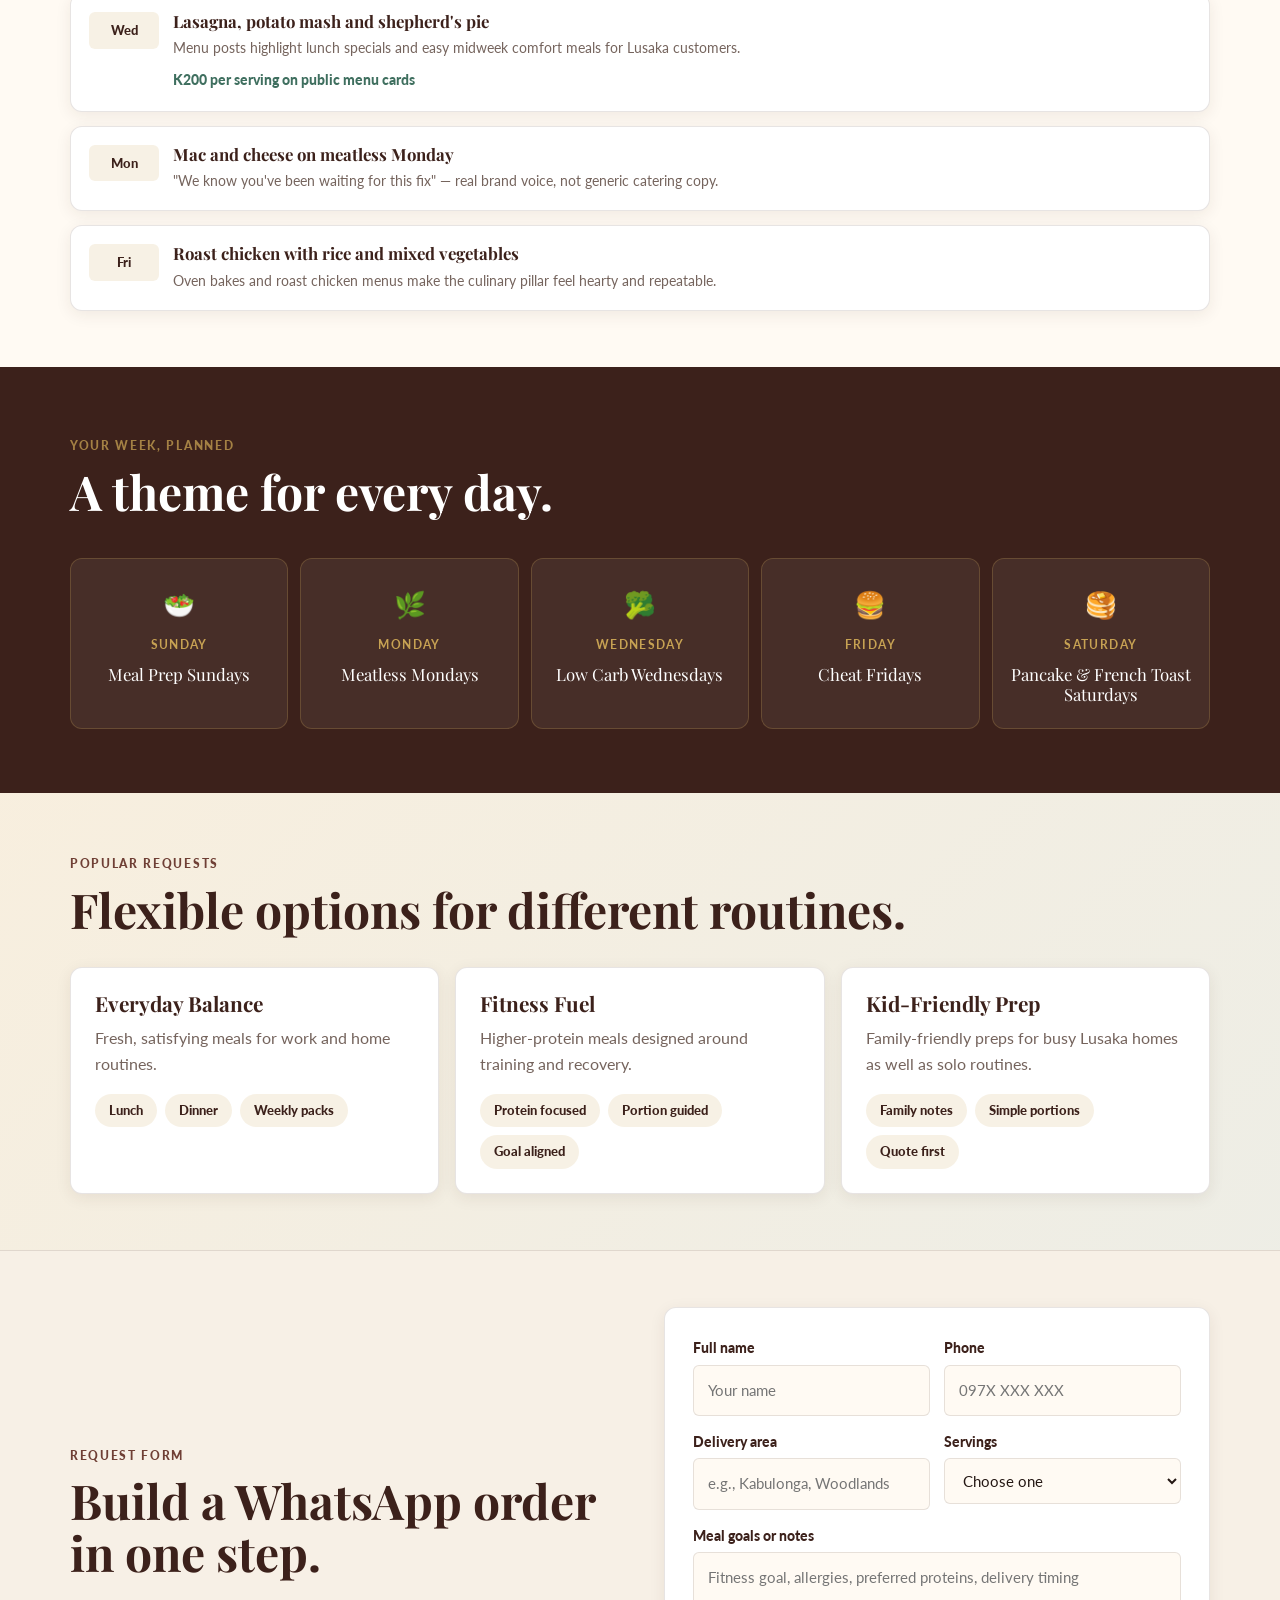
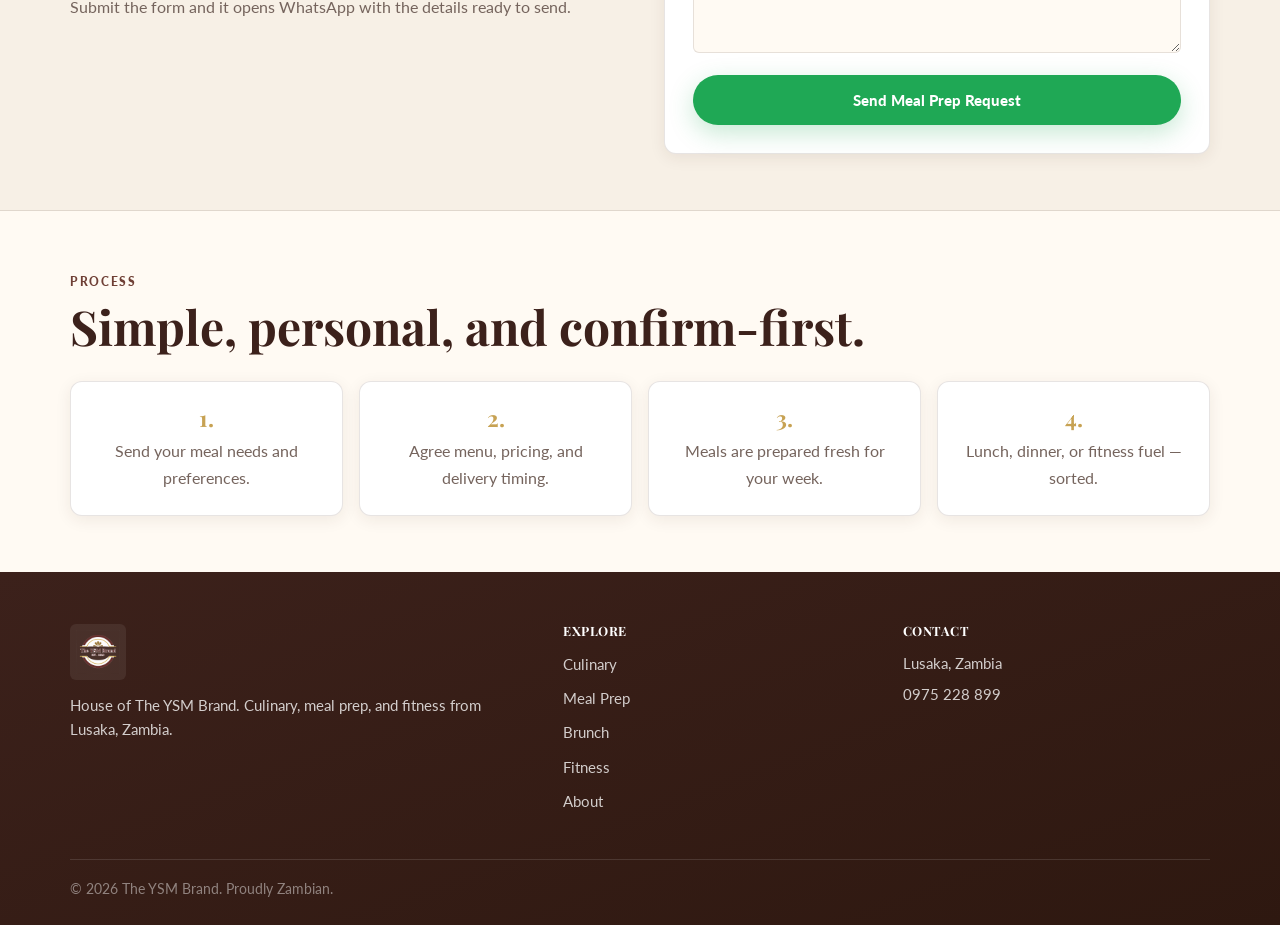
<file: ysm-brand/meal-prep.html>
<!DOCTYPE html>
<html lang="en">
<head>
    <meta charset="UTF-8">
    <meta name="viewport" content="width=device-width, initial-scale=1.0">
    <title>Meal Prep | The YSM Brand</title>
    <meta name="description" content="Request weekly meal prep from The YSM Brand in Lusaka. Fitness-friendly, custom meals and family prep confirmed through WhatsApp.">
    <meta name="theme-color" content="#c7a253">
    <link rel="canonical" href="https://ysm.zingati.app/meal-prep.html">
    <meta property="og:title" content="Meal Prep | The YSM Brand">
    <meta property="og:description" content="Request weekly meal prep from The YSM Brand in Lusaka. Fitness-friendly, custom meals and family prep confirmed through WhatsApp.">
    <meta property="og:image" content="https://ysm.zingati.app/images/social-preview.png">
    <link rel="icon" href="favicon.ico" sizes="any">
    <link rel="apple-touch-icon" href="apple-touch-icon.png" sizes="180x180">
    <link rel="manifest" href="site.webmanifest">
    <link rel="stylesheet" href="css/styles.css">
    <link rel="preconnect" href="https://fonts.googleapis.com">
    <link rel="preconnect" href="https://fonts.gstatic.com" crossorigin>
    <link href="https://fonts.googleapis.com/css2?family=Playfair+Display:wght@600;700&family=Lato:wght@400;700;900&display=swap" rel="stylesheet">
</head>
<body>
    <nav class="navbar">
        <div class="container nav-container">
            <div class="logo"><a href="index.html"><img src="images/ysm-logo.png" alt="The YSM Brand logo" class="logo-img"><span class="logo-text">The YSM Brand</span></a></div>
            <ul class="nav-links">
                <li><a href="index.html">Home</a></li><li><a href="culinary.html">Culinary</a></li><li><a href="meal-prep.html" class="active">Meal Prep</a></li><li><a href="brunch.html">Brunch</a></li><li><a href="family-experience.html" class="nav-family">Family Club</a></li><li><a href="fitness.html">Fitness</a></li><li><a href="about.html">About</a></li><li><a href="feedback.html">Feedback</a></li><li><a href="contact.html" class="nav-cta">Contact</a></li>
            </ul>
            <button class="mobile-menu-toggle" id="menuToggle" aria-label="Open menu"><span></span><span></span><span></span></button>
        </div>
    </nav>
    <nav class="mobile-nav-drawer" id="mobileNav">
        <a href="index.html">Home</a><a href="culinary.html">Culinary</a><a href="meal-prep.html">Meal Prep</a><a href="brunch.html">Brunch</a><a href="family-experience.html" class="nav-family">✦ Family Club</a><a href="fitness.html">Fitness</a><a href="about.html">About</a><a href="feedback.html">Feedback</a><a href="contact.html" class="nav-cta">Contact</a>
    </nav>

    <main>
        <section class="page-hero">
            <div class="container page-hero-inner">
                <div class="page-hero-text">
                    <span class="eyebrow">Meal prep Mondays</span>
                    <h1>Meal prep that fits your week.</h1>
                    <p class="page-lede">Request balanced meals for workdays, training blocks, family lunches, or busy seasons. Menu, pricing, and delivery confirmed directly through WhatsApp.</p>
                    <div class="hero-actions" style="margin-top:24px">
                        <a href="https://wa.me/260975228899?text=Hi%20The%20YSM%20Brand,%20I%20want%20to%20secure%20a%20meal%20prep%20order" class="btn btn-whatsapp" target="_blank" rel="noopener">Secure Order</a>
                        <a href="#order-form" class="btn btn-outline">Request Form</a>
                    </div>
                </div>
                <img class="page-hero-image" src="images/ysm-meal-preps-main.jpg" alt="YSM meal preps — fresh packaged meals ready for the week" loading="eager">
            </div>
        </section>

        <!-- MEAL PREP PHOTOS -->
        <section class="gallery-section">
            <div class="container">
                <span class="section-kicker">From the kitchen</span>
                <h2 class="section-title">Real YSM meal preps.</h2>
                <div class="grid-3">
                    <div class="visual-card">
                        <img class="visual-card-img" src="images/ysm-meal-preps.jpg" alt="YSM meal preps">
                        <div class="visual-card-body"><h3>Weekly Preps</h3><p>Consistent, balanced meals prepared fresh for the week ahead.</p></div>
                    </div>
                    <div class="visual-card">
                        <img class="visual-card-img" src="images/ysm-lunches.jpg" alt="YSM lunches">
                        <div class="visual-card-body"><h3>Lunch Range</h3><p>Variety and flavour across every weekday — nothing boring.</p></div>
                    </div>
                    <div class="visual-card">
                        <img class="visual-card-img" src="images/ysm-lunches-2.jpg" alt="YSM lunch selection">
                        <div class="visual-card-body"><h3>Custom Orders</h3><p>Goals, allergies, and preferences confirmed before preparation.</p></div>
                    </div>
                </div>
            </div>
        </section>

        <section>
            <div class="container">
                <div class="section-head">
                    <span class="section-kicker">From the YSM feed</span>
                    <h2 class="section-title">Recent menu energy customers already know.</h2>
                </div>
                <div class="menu-board">
                    <article class="menu-card"><div class="menu-date">Wed</div><div><h3>Lasagna, potato mash and shepherd's pie</h3><p>Menu posts highlight lunch specials and easy midweek comfort meals for Lusaka customers.</p><span class="menu-price">K200 per serving on public menu cards</span></div></article>
                    <article class="menu-card"><div class="menu-date">Mon</div><div><h3>Mac and cheese on meatless Monday</h3><p>"We know you've been waiting for this fix" — real brand voice, not generic catering copy.</p></div></article>
                    <article class="menu-card"><div class="menu-date">Fri</div><div><h3>Roast chicken with rice and mixed vegetables</h3><p>Oven bakes and roast chicken menus make the culinary pillar feel hearty and repeatable.</p></div></article>
                </div>
            </div>
        </section>

        <!-- WEEKLY SCHEDULE -->
        <section class="weekly-schedule">
            <div class="container">
                <div class="section-head">
                    <span class="section-kicker">Your week, planned</span>
                    <h2 class="section-title">A theme for every day.</h2>
                </div>
                <div class="week-strip">
                    <div class="week-card">
                        <span class="week-emoji">🥗</span>
                        <div class="week-day">Sunday</div>
                        <div class="week-theme">Meal Prep Sundays</div>
                    </div>
                    <div class="week-card">
                        <span class="week-emoji">🌿</span>
                        <div class="week-day">Monday</div>
                        <div class="week-theme">Meatless Mondays</div>
                    </div>
                    <div class="week-card">
                        <span class="week-emoji">🥦</span>
                        <div class="week-day">Wednesday</div>
                        <div class="week-theme">Low Carb Wednesdays</div>
                    </div>
                    <div class="week-card">
                        <span class="week-emoji">🍔</span>
                        <div class="week-day">Friday</div>
                        <div class="week-theme">Cheat Fridays</div>
                    </div>
                    <div class="week-card">
                        <span class="week-emoji">🥞</span>
                        <div class="week-day">Saturday</div>
                        <div class="week-theme">Pancake &amp; French Toast Saturdays</div>
                    </div>
                </div>
            </div>
        </section>

        <section class="warm-band">
            <div class="container">
                <div class="section-head">
                    <span class="section-kicker">Popular requests</span>
                    <h2 class="section-title">Flexible options for different routines.</h2>
                </div>
                <div class="plan-grid">
                    <article class="card"><h3>Everyday Balance</h3><p>Fresh, satisfying meals for work and home routines.</p><ul class="pill-list"><li>Lunch</li><li>Dinner</li><li>Weekly packs</li></ul></article>
                    <article class="card"><h3>Fitness Fuel</h3><p>Higher-protein meals designed around training and recovery.</p><ul class="pill-list"><li>Protein focused</li><li>Portion guided</li><li>Goal aligned</li></ul></article>
                    <article class="card"><h3>Kid-Friendly Prep</h3><p>Family-friendly preps for busy Lusaka homes as well as solo routines.</p><ul class="pill-list"><li>Family notes</li><li>Simple portions</li><li>Quote first</li></ul></article>
                </div>
            </div>
        </section>

        <section class="band" id="order-form">
            <div class="container split">
                <div>
                    <span class="section-kicker">Request form</span>
                    <h2 class="section-title">Build a WhatsApp order in one step.</h2>
                    <p class="section-lede">Submit the form and it opens WhatsApp with the details ready to send.</p>
                </div>
                <div class="panel">
                    <form class="order-form" id="mealPrepOrderForm">
                        <div class="form-row">
                            <div><label for="name">Full name</label><input id="name" name="name" required placeholder="Your name"></div>
                            <div><label for="phone">Phone</label><input id="phone" name="phone" required placeholder="097X XXX XXX"></div>
                        </div>
                        <div class="form-row">
                            <div><label for="location">Delivery area</label><input id="location" name="location" required placeholder="e.g., Kabulonga, Woodlands"></div>
                            <div><label for="servings">Servings</label>
                                <select id="servings" name="servings" required>
                                    <option value="">Choose one</option>
                                    <option value="5">5 servings</option>
                                    <option value="7">7 servings</option>
                                    <option value="10">10 servings</option>
                                    <option value="14">14 servings</option>
                                </select>
                            </div>
                        </div>
                        <div><label for="notes">Meal goals or notes</label><textarea id="notes" name="notes" rows="3" placeholder="Fitness goal, allergies, preferred proteins, delivery timing"></textarea></div>
                        <button class="btn btn-whatsapp btn-full" type="submit">Send Meal Prep Request</button>
                    </form>
                </div>
            </div>
        </section>

        <section>
            <div class="container">
                <span class="section-kicker">Process</span>
                <h2 class="section-title" style="margin-bottom:28px">Simple, personal, and confirm-first.</h2>
                <div class="grid-4">
                    <div class="step-card"><h3>1.</h3><p>Send your meal needs and preferences.</p></div>
                    <div class="step-card"><h3>2.</h3><p>Agree menu, pricing, and delivery timing.</p></div>
                    <div class="step-card"><h3>3.</h3><p>Meals are prepared fresh for your week.</p></div>
                    <div class="step-card"><h3>4.</h3><p>Lunch, dinner, or fitness fuel — sorted.</p></div>
                </div>
            </div>
        </section>
    </main>

    <footer class="footer">
        <div class="container footer-grid">
            <div><img src="images/ysm-logo.png" alt="The YSM Brand logo" class="footer-logo"><p>House of The YSM Brand. Culinary, meal prep, and fitness from Lusaka, Zambia.</p></div>
            <div><h4>Explore</h4><ul><li><a href="culinary.html">Culinary</a></li><li><a href="meal-prep.html">Meal Prep</a></li><li><a href="brunch.html">Brunch</a></li><li><a href="fitness.html">Fitness</a></li><li><a href="about.html">About</a></li></ul></div>
            <div><h4>Contact</h4><p>Lusaka, Zambia</p><p style="margin-top:8px"><a href="https://wa.me/260975228899">0975 228 899</a></p></div>
        </div>
        <div class="container footer-bottom">&copy; 2026 The YSM Brand. Proudly Zambian.</div>
    </footer>
    <div class="mobile-action-bar">
        <a href="https://wa.me/260975228899?text=Hi%20The%20YSM%20Brand,%20I%20want%20to%20secure%20a%20meal%20prep%20order" class="btn btn-whatsapp" target="_blank" rel="noopener">Secure Order</a>
        <a href="contact.html" class="btn btn-outline">Hours</a>
    </div>
    <script src="js/main.js"></script>
    <script src="js/meal-prep.js"></script>
    <script>const t=document.getElementById('menuToggle'),d=document.getElementById('mobileNav');t.addEventListener('click',()=>{d.classList.toggle('active');});</script>
</body>
</html>
</file>
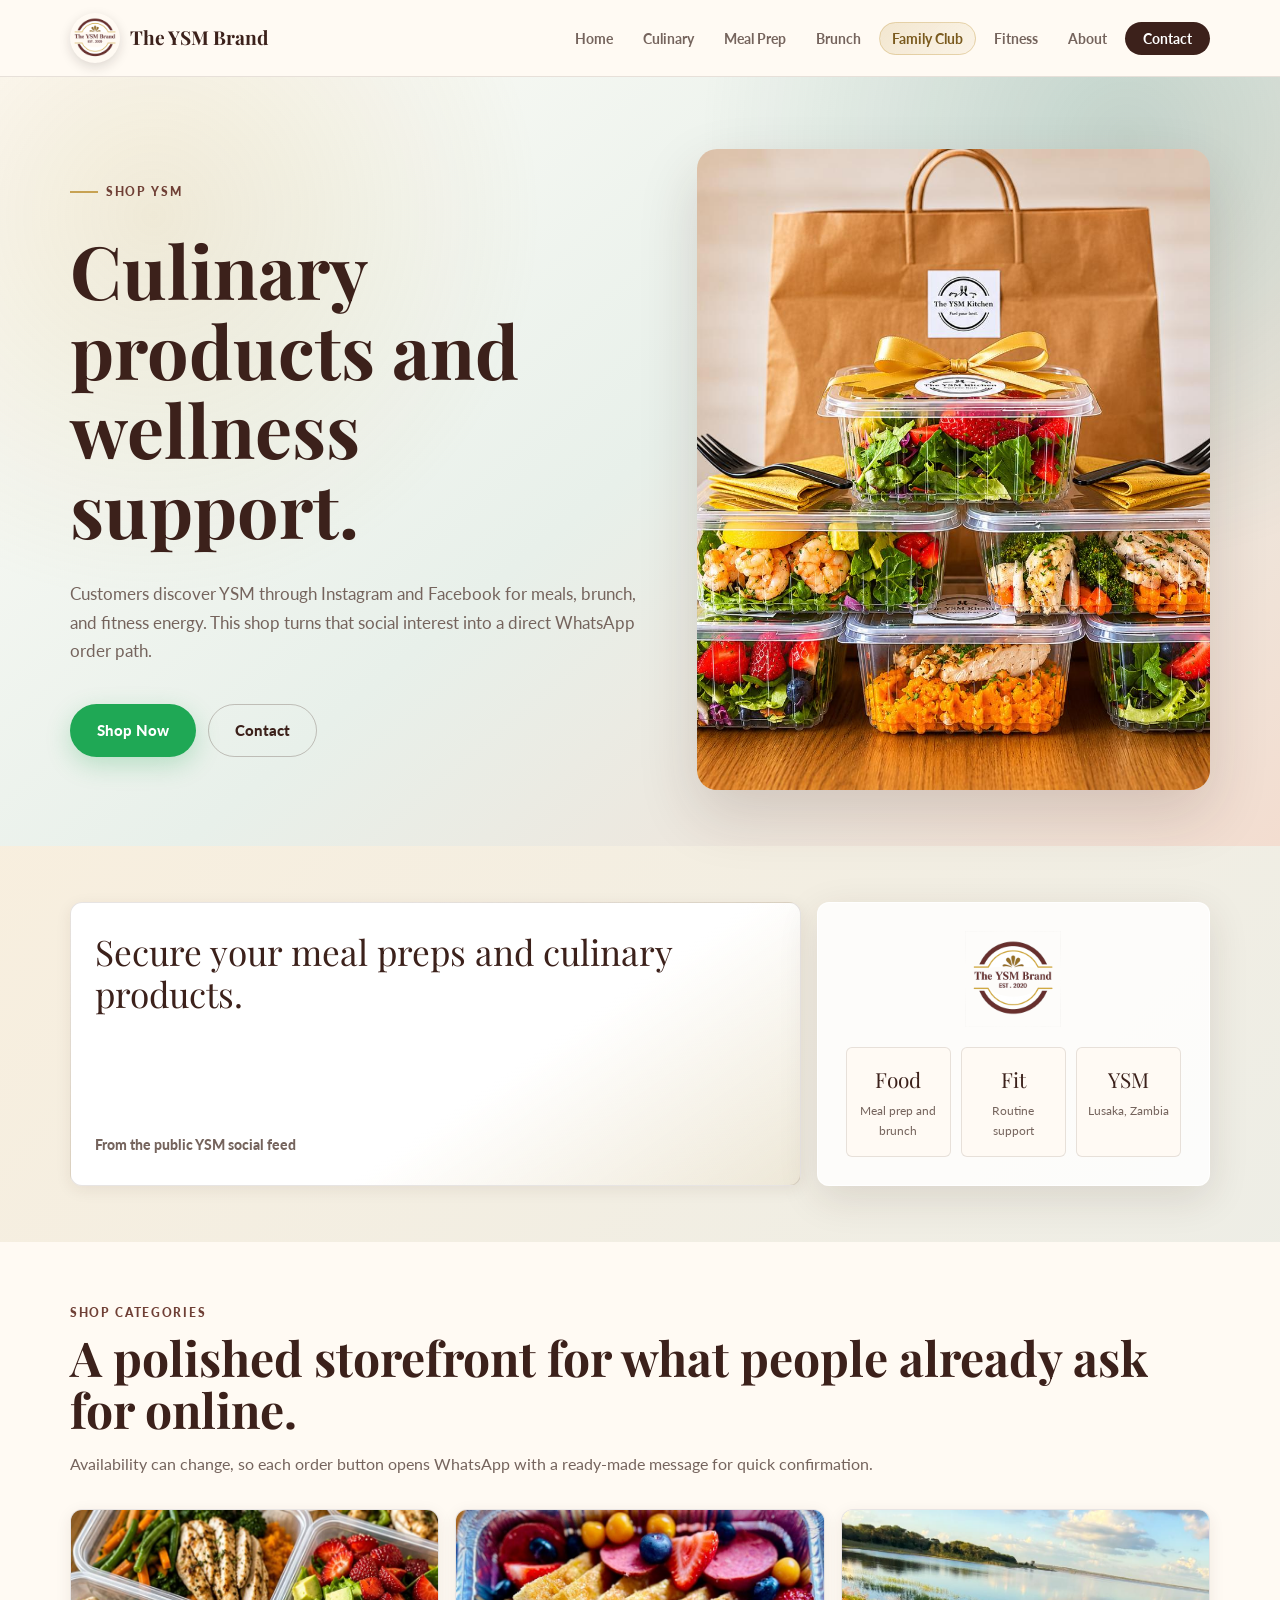
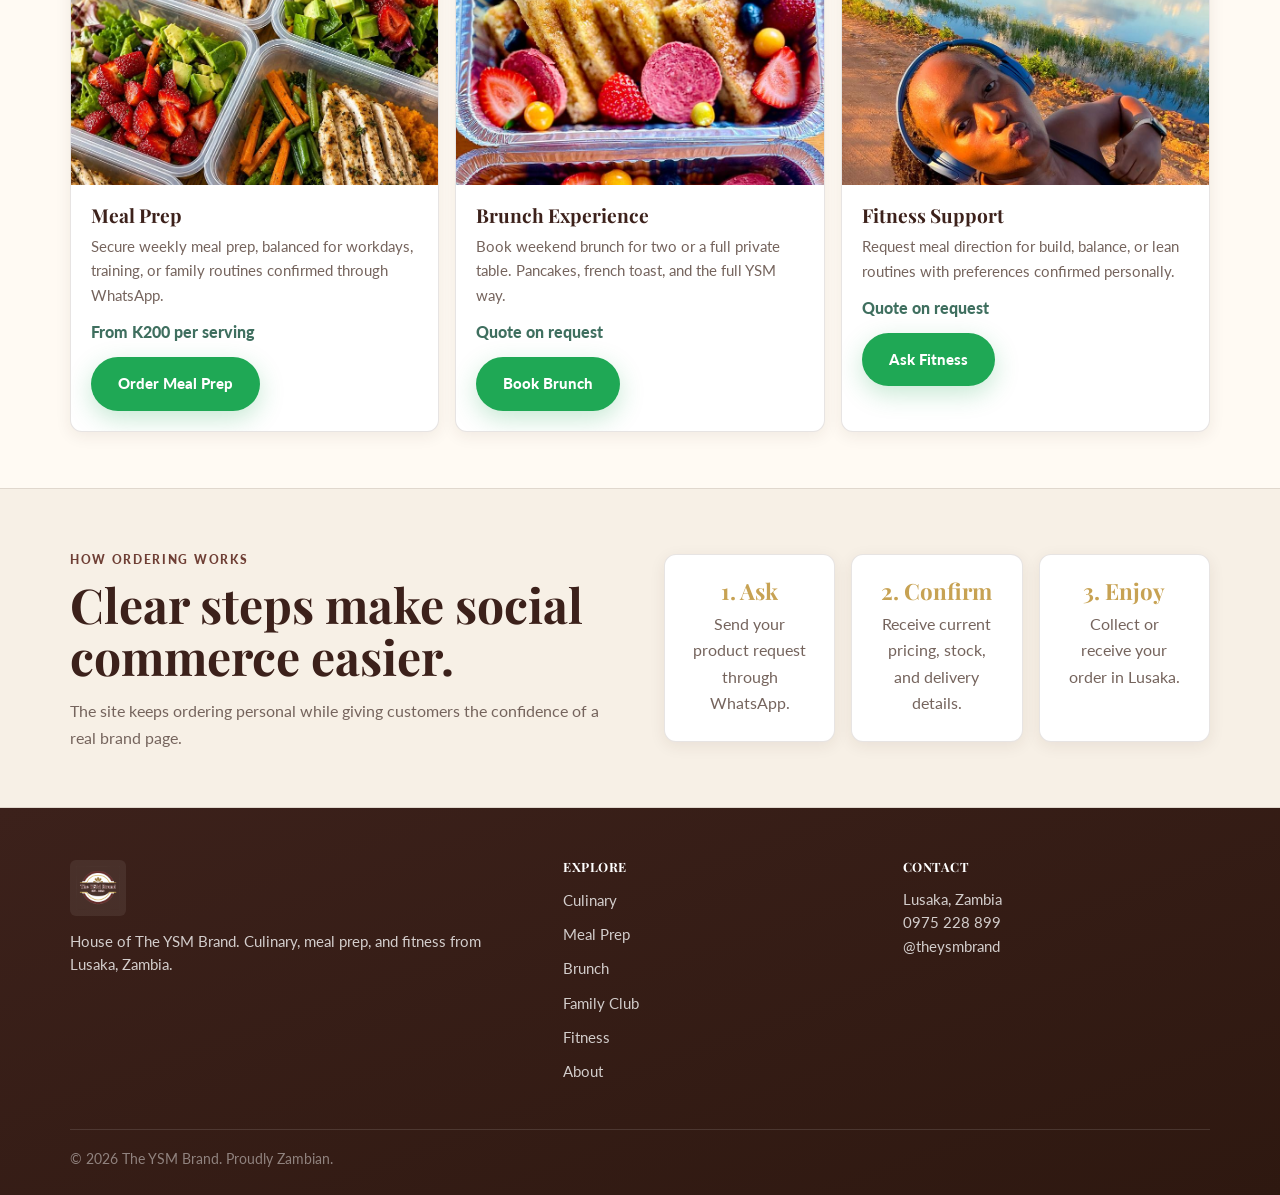
<file: ysm-brand/shop.html>
<!DOCTYPE html>
<html lang="en">
<head>
    <meta charset="UTF-8">
    <meta name="viewport" content="width=device-width, initial-scale=1.0">
    <title>Shop | The YSM Brand</title>
    <meta name="description" content="Shop The YSM Brand culinary products, meal prep, and wellness essentials in Lusaka. Order current availability through WhatsApp.">
    <meta name="author" content="The YSM Brand">
    <meta name="robots" content="index, follow">
    <meta name="theme-color" content="#c7a253">
    <link rel="canonical" href="https://ysm.zingati.app/shop.html">
    <meta property="og:site_name" content="The YSM Brand">
    <meta property="og:locale" content="en_ZM">
    <meta property="og:type" content="website">
    <meta property="og:title" content="Shop | The YSM Brand">
    <meta property="og:description" content="Shop culinary products, meal prep, and wellness essentials from The YSM Brand in Lusaka.">
    <meta property="og:url" content="https://ysm.zingati.app/shop.html">
    <meta property="og:image" content="https://ysm.zingati.app/images/social-preview.png">
    <meta property="og:image:width" content="1200">
    <meta property="og:image:height" content="630">
    <meta property="og:image:alt" content="The YSM Brand logo with Lusaka wellness house information">
    <meta name="twitter:card" content="summary_large_image">
    <meta name="twitter:title" content="Shop | The YSM Brand">
    <meta name="twitter:description" content="Culinary products, meal prep, and wellness essentials in Lusaka.">
    <meta name="twitter:image" content="https://ysm.zingati.app/images/social-preview.png">
    <link rel="icon" href="favicon.ico" sizes="any">
    <link rel="icon" href="favicon-32x32.png" type="image/png" sizes="32x32">
    <link rel="apple-touch-icon" href="apple-touch-icon.png" sizes="180x180">
    <link rel="manifest" href="site.webmanifest">
    <link rel="stylesheet" href="css/styles.css">
    <link rel="preconnect" href="https://fonts.googleapis.com">
    <link rel="preconnect" href="https://fonts.gstatic.com" crossorigin>
    <link href="https://fonts.googleapis.com/css2?family=Playfair+Display:wght@600;700&family=Lato:wght@400;700;900&display=swap" rel="stylesheet">
</head>
<body>
    <nav class="navbar"><div class="container nav-container"><div class="logo"><a href="index.html"><img src="images/ysm-logo.png" alt="The YSM Brand logo" class="logo-img"><span class="logo-text">The YSM Brand</span></a></div><button class="mobile-menu-toggle" aria-label="Toggle menu" aria-expanded="false"><span></span><span></span><span></span></button><ul class="nav-links"><li><a href="index.html">Home</a></li><li><a href="culinary.html">Culinary</a></li><li><a href="meal-prep.html">Meal Prep</a></li><li><a href="brunch.html">Brunch</a></li><li><a href="family-experience.html" class="nav-family">Family Club</a></li><li><a href="fitness.html">Fitness</a></li><li><a href="about.html">About</a></li><li><a href="contact.html" class="nav-cta">Contact</a></li></ul></div></nav>
    <nav class="mobile-nav-drawer" id="mobileNav">
        <a href="index.html">Home</a><a href="culinary.html">Culinary</a><a href="meal-prep.html">Meal Prep</a><a href="brunch.html">Brunch</a><a href="family-experience.html" class="nav-family">✦ Family Club</a><a href="fitness.html">Fitness</a><a href="about.html">About</a><a href="contact.html" class="nav-cta">Contact</a>
    </nav>

    <main>
        <section class="page-hero">
            <div class="container page-hero-inner">
                <div class="page-hero-text">
                    <span class="eyebrow">Shop YSM</span>
                    <h1>Culinary products and wellness support.</h1>
                    <p class="page-lede">Customers discover YSM through Instagram and Facebook for meals, brunch, and fitness energy. This shop turns that social interest into a direct WhatsApp order path.</p>
                    <div class="hero-actions" style="margin-top:24px">
                        <a class="btn btn-whatsapp" target="_blank" rel="noopener" href="https://wa.me/260975228899?text=Hi%20The%20YSM%20Brand,%20I%20would%20like%20to%20shop%20current%20products">Shop Now</a>
                        <a class="btn btn-outline" href="contact.html">Contact</a>
                    </div>
                </div>
                <img class="page-hero-image" src="images/ysm-meal-preps-main.jpg" alt="YSM meal preps ready to order" loading="eager">
            </div>
        </section>

        <section class="warm-band"><div class="container social-proof-grid"><article class="voice-card"><blockquote>Secure your meal preps and culinary products.</blockquote><cite>From the public YSM social feed</cite></article><div class="brand-card compact"><img src="images/ysm-logo.png" alt="The YSM Brand logo"><dl><div><dt>Food</dt><dd>Meal prep and brunch</dd></div><div><dt>Fit</dt><dd>Routine support</dd></div><div><dt>YSM</dt><dd>Lusaka, Zambia</dd></div></dl></div></div></section>

        <section>
            <div class="container">
                <div class="section-head"><div><span class="section-kicker">Shop categories</span><h2 class="section-title">A polished storefront for what people already ask for online.</h2><p class="section-lede">Availability can change, so each order button opens WhatsApp with a ready-made message for quick confirmation.</p></div></div>
                <div class="product-grid">
                    <article class="product-card"><img class="product-media" src="images/ysm-meal-preps.jpg" alt="YSM meal preps"><div class="product-body"><h3>Meal Prep</h3><p>Secure weekly meal prep, balanced for workdays, training, or family routines confirmed through WhatsApp.</p><span class="price">From K200 per serving</span><a class="btn btn-whatsapp" target="_blank" rel="noopener" href="https://wa.me/260975228899?text=Hi%20The%20YSM%20Brand,%20I%20would%20like%20to%20secure%20a%20meal%20prep%20order">Order Meal Prep</a></div></article>
                    <article class="product-card"><img class="product-media" src="images/brunch-ysm.jpg" alt="YSM weekend brunch"><div class="product-body"><h3>Brunch Experience</h3><p>Book weekend brunch for two or a full private table. Pancakes, french toast, and the full YSM way.</p><span class="price">Quote on request</span><a class="btn btn-whatsapp" target="_blank" rel="noopener" href="https://wa.me/260975228899?text=Hi%20The%20YSM%20Brand,%20I%20would%20like%20to%20book%20brunch">Book Brunch</a></div></article>
                    <article class="product-card"><img class="product-media" src="images/ysm-fitness-outdoor.jpg" alt="YSM fitness — outdoor run in Lusaka"><div class="product-body"><h3>Fitness Support</h3><p>Request meal direction for build, balance, or lean routines with preferences confirmed personally.</p><span class="price">Quote on request</span><a class="btn btn-whatsapp" target="_blank" rel="noopener" href="https://wa.me/260975228899?text=Hi%20The%20YSM%20Brand,%20I%20would%20like%20fitness%20meal%20support">Ask Fitness</a></div></article>
                </div>
            </div>
        </section>

        <section class="band">
            <div class="container split">
                <div><span class="section-kicker">How ordering works</span><h2 class="section-title">Clear steps make social commerce easier.</h2><p class="section-lede">The site keeps ordering personal while giving customers the confidence of a real brand page.</p></div>
                <div class="grid-3">
                    <div class="step-card"><h3>1. Ask</h3><p>Send your product request through WhatsApp.</p></div>
                    <div class="step-card"><h3>2. Confirm</h3><p>Receive current pricing, stock, and delivery details.</p></div>
                    <div class="step-card"><h3>3. Enjoy</h3><p>Collect or receive your order in Lusaka.</p></div>
                </div>
            </div>
        </section>
        <div class="mobile-action-bar"><a class="btn btn-whatsapp" target="_blank" rel="noopener" href="https://wa.me/260975228899?text=Hi%20The%20YSM%20Brand,%20I%20would%20like%20to%20shop%20current%20products">Shop Now</a><a class="btn btn-outline" href="contact.html">Contact</a></div>
    </main>

    <footer class="footer"><div class="container footer-grid"><div><img src="images/ysm-logo.png" alt="The YSM Brand logo" class="footer-logo"><p>House of The YSM Brand. Culinary, meal prep, and fitness from Lusaka, Zambia.</p></div><div><h4>Explore</h4><ul><li><a href="culinary.html">Culinary</a></li><li><a href="meal-prep.html">Meal Prep</a></li><li><a href="brunch.html">Brunch</a></li><li><a href="family-experience.html">Family Club</a></li><li><a href="fitness.html">Fitness</a></li><li><a href="about.html">About</a></li></ul></div><div><h4>Contact</h4><p>Lusaka, Zambia</p><p><a href="https://wa.me/260975228899">0975 228 899</a></p><p><a href="https://www.instagram.com/theysmbrand/">@theysmbrand</a></p></div></div><div class="container footer-bottom">&copy; 2026 The YSM Brand. Proudly Zambian.</div></footer>
    <script src="js/main.js"></script>
</body>
</html>
</file>
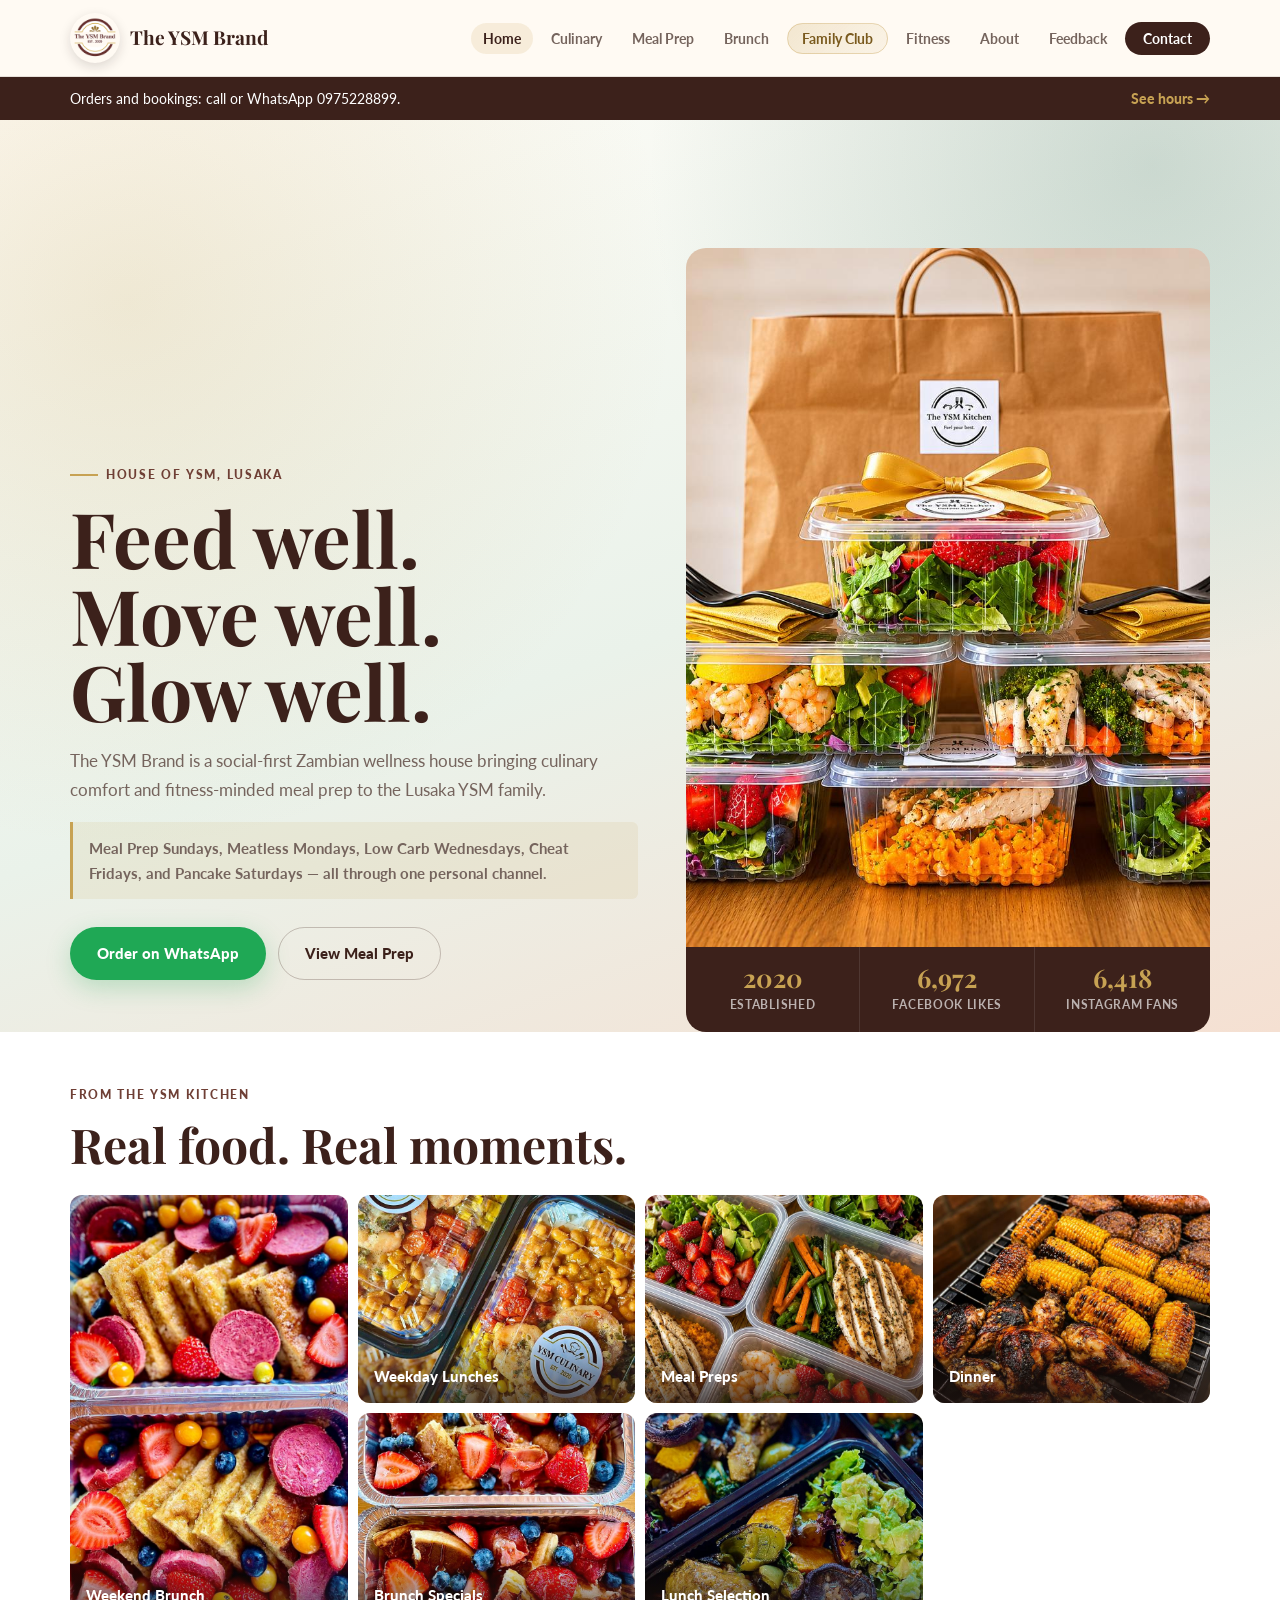
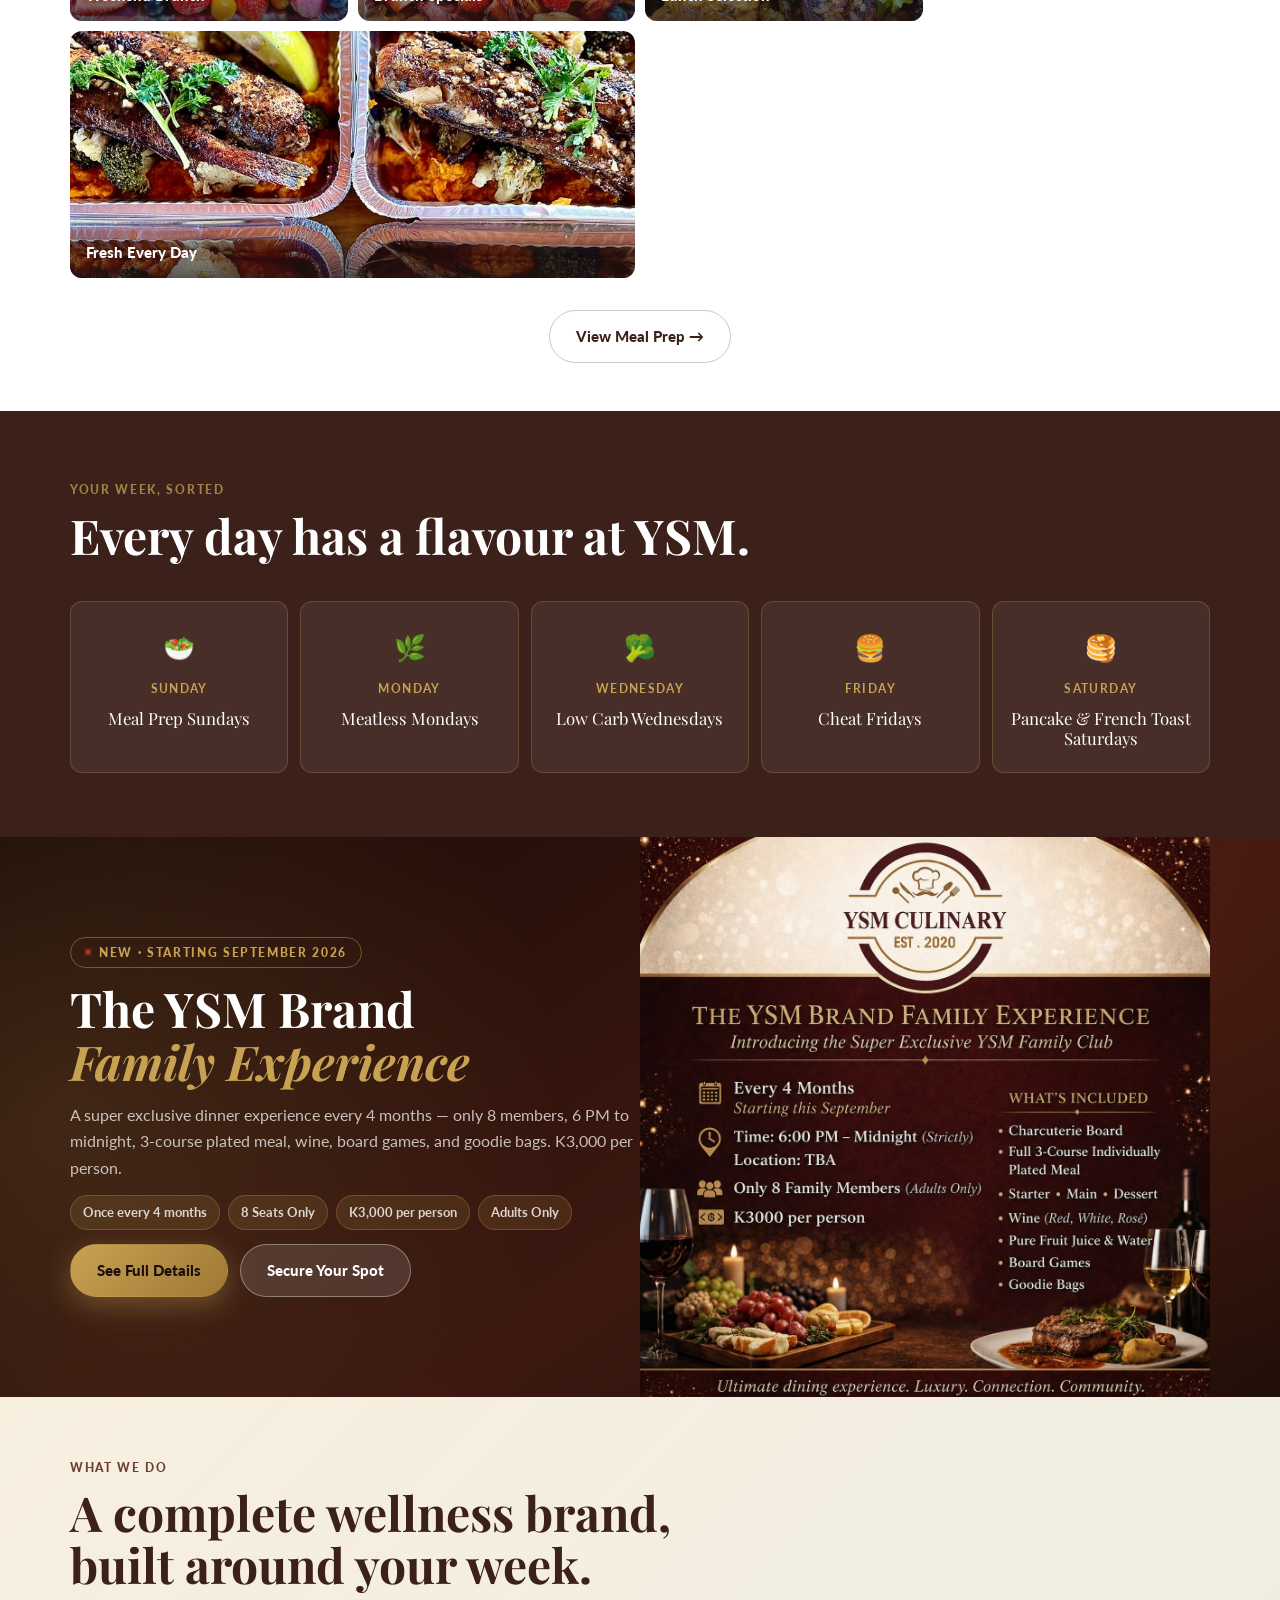
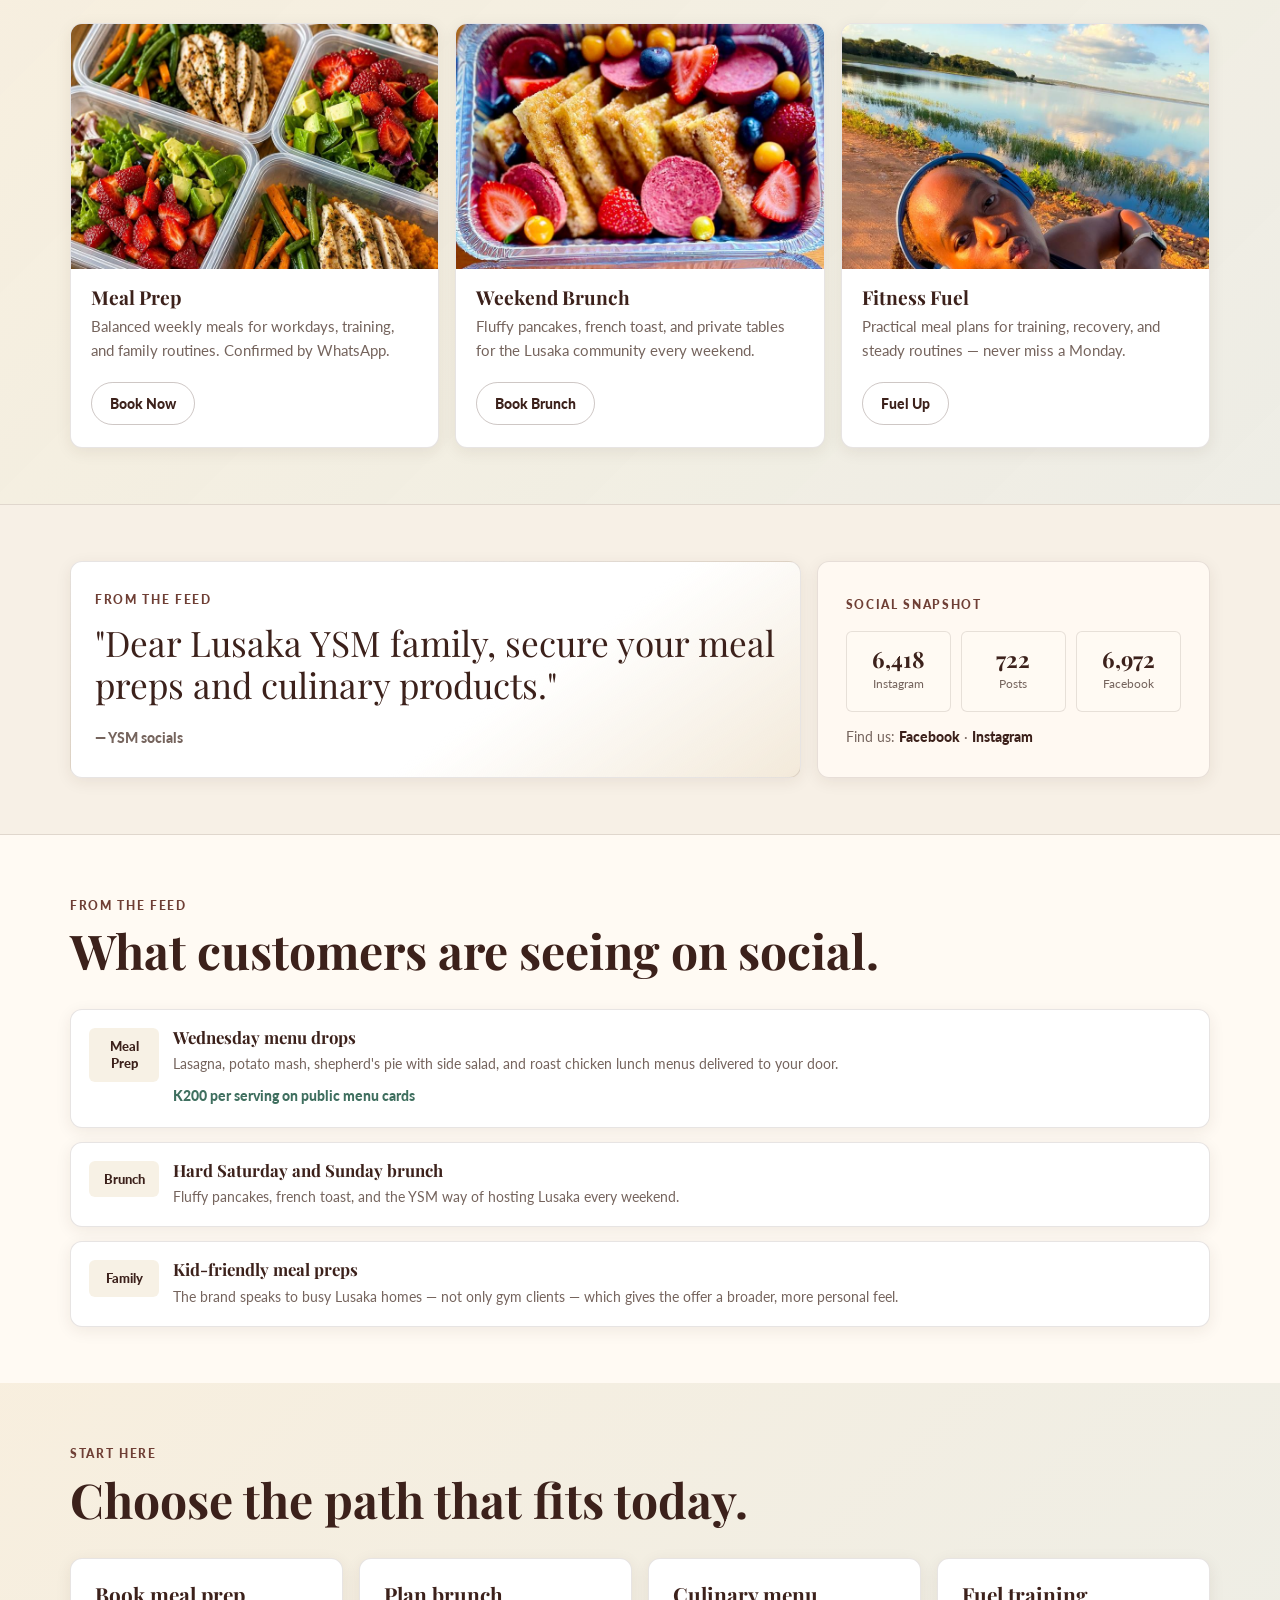
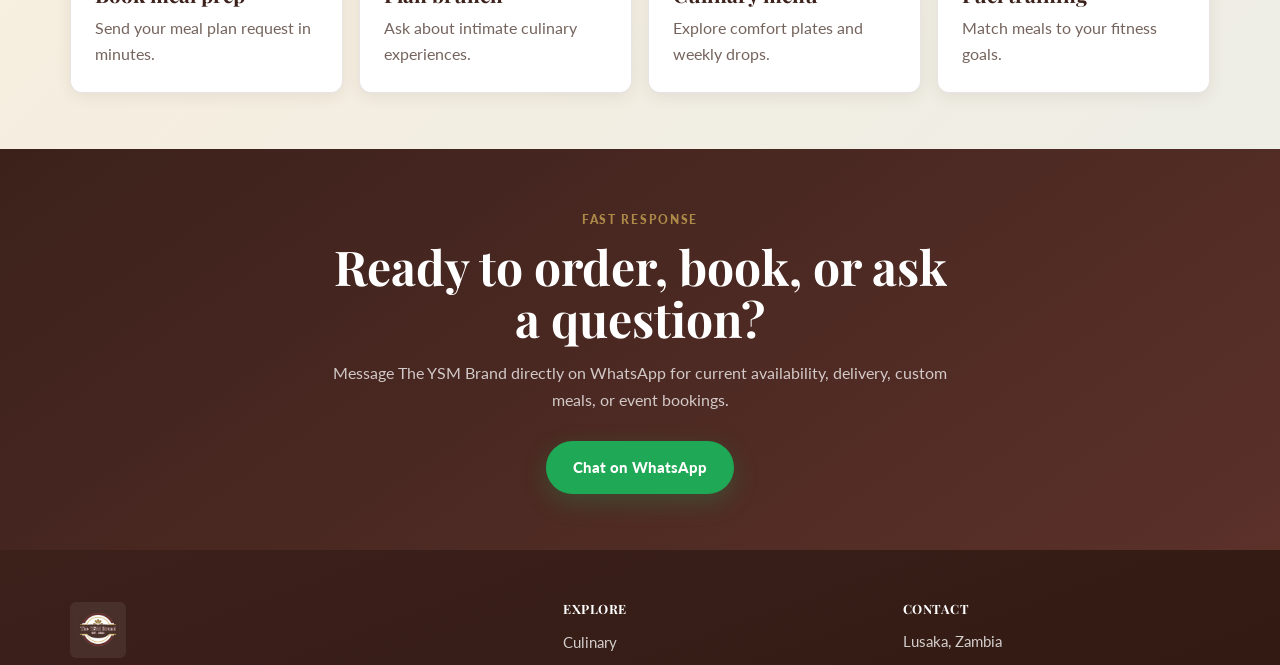
<file: ysm-brand/skincare.html>
<!DOCTYPE html>
<html lang="en">
<head>
    <meta charset="UTF-8">
    <meta http-equiv="refresh" content="0; url=index.html">
    <title>Redirecting — The YSM Brand</title>
</head>
<body>
    <p><a href="index.html">Click here if you are not redirected.</a></p>
</body>
</html>
</file>
<file: ysm-brand/css/styles.css>
/* ============================================================
   THE YSM BRAND — Mobile-first Design System
   ============================================================ */

:root {
    --ink: #241713;
    --espresso: #3c211b;
    --cocoa: #6f3f35;
    --clay: #9d6a58;
    --gold: #c7a253;
    --gold-light: rgba(199, 162, 83, 0.15);
    --leaf: #3f6f5f;
    --cream: #f7f0e6;
    --linen: #fffaf3;
    --white: #ffffff;
    --muted: #75645d;
    --line: rgba(60, 33, 27, 0.12);
    --shadow-sm: 0 4px 16px rgba(60, 33, 27, 0.08);
    --shadow: 0 12px 40px rgba(60, 33, 27, 0.12);
    --shadow-lg: 0 24px 60px rgba(60, 33, 27, 0.16);
    --radius-sm: 6px;
    --radius: 12px;
    --radius-lg: 20px;
    --font-heading: "Playfair Display", Georgia, serif;
    --font-body: "Lato", Arial, sans-serif;
}

/* ---- Reset ---- */
*, *::before, *::after { box-sizing: border-box; }
html { scroll-behavior: smooth; }
body {
    margin: 0;
    font-family: var(--font-body);
    color: var(--ink);
    background: var(--linen);
    line-height: 1.65;
    -webkit-font-smoothing: antialiased;
}
img { max-width: 100%; display: block; }
a { color: inherit; text-decoration: none; }
h1, h2, h3, h4 {
    font-family: var(--font-heading);
    line-height: 1.08;
    margin: 0;
    color: var(--espresso);
}
p { margin: 0; }

/* ---- Layout ---- */
.container {
    width: min(1140px, 100% - 32px);
    margin: 0 auto;
}

/* ============================================================
   NAVBAR
   ============================================================ */
.navbar {
    position: sticky;
    top: 0;
    z-index: 100;
    background: rgba(255, 250, 243, 0.96);
    border-bottom: 1px solid var(--line);
    backdrop-filter: blur(20px);
    -webkit-backdrop-filter: blur(20px);
}
.nav-container {
    height: 68px;
    display: flex;
    align-items: center;
    justify-content: space-between;
    gap: 16px;
}
.logo a {
    display: flex;
    align-items: center;
    gap: 10px;
}
.logo-img {
    width: 44px;
    height: 44px;
    border-radius: 50%;
    object-fit: cover;
    box-shadow: 0 4px 12px rgba(36, 23, 19, 0.15);
    flex-shrink: 0;
}
.logo-text {
    font-family: var(--font-heading);
    font-weight: 700;
    font-size: 1.1rem;
    color: var(--espresso);
    white-space: nowrap;
}
.nav-links {
    display: none; /* hidden on mobile */
    align-items: center;
    gap: 6px;
    padding: 0;
    margin: 0;
    list-style: none;
}
.nav-links a {
    padding: 7px 12px;
    border-radius: 999px;
    font-size: 0.88rem;
    font-weight: 700;
    color: var(--muted);
    transition: color 0.2s, background 0.2s;
}
.nav-links a:hover, .nav-links a.active { color: var(--espresso); background: var(--gold-light); }
.nav-cta {
    background: var(--espresso) !important;
    color: var(--white) !important;
    padding: 8px 18px !important;
}
.nav-family {
    background: linear-gradient(135deg, rgba(199,162,83,0.22), rgba(199,162,83,0.08)) !important;
    color: #7a5a1e !important;
    border: 1px solid rgba(199,162,83,0.38) !important;
}
.nav-family:hover, .nav-family.active {
    background: linear-gradient(135deg, rgba(199,162,83,0.38), rgba(199,162,83,0.18)) !important;
    color: var(--espresso) !important;
}
.btn-gold {
    background: linear-gradient(135deg, #c7a253, #a07833);
    color: #1a0e06;
    font-weight: 900;
    box-shadow: 0 8px 28px rgba(199,162,83,0.38);
}
.btn-gold:hover {
    background: linear-gradient(135deg, #d4b060, #b08840);
    transform: translateY(-2px);
    box-shadow: 0 14px 36px rgba(199,162,83,0.48);
}
.mobile-menu-toggle {
    display: flex;
    width: 44px;
    height: 44px;
    border: 1.5px solid var(--line);
    border-radius: 999px;
    background: var(--white);
    align-items: center;
    justify-content: center;
    flex-direction: column;
    gap: 5px;
    cursor: pointer;
    flex-shrink: 0;
}
.mobile-menu-toggle span {
    width: 18px;
    height: 2px;
    background: var(--espresso);
    border-radius: 2px;
    transition: transform 0.2s;
}

/* Mobile nav drawer */
.mobile-nav-drawer {
    display: none;
    position: fixed;
    inset: 68px 0 0;
    background: var(--linen);
    z-index: 99;
    padding: 24px 20px;
    flex-direction: column;
    gap: 4px;
    overflow-y: auto;
}
.mobile-nav-drawer.active { display: flex; }
.mobile-nav-drawer a {
    display: block;
    padding: 16px 18px;
    border-radius: var(--radius);
    font-size: 1.1rem;
    font-weight: 700;
    color: var(--espresso);
    border-bottom: 1px solid var(--line);
}
.mobile-nav-drawer a.nav-cta {
    background: var(--espresso);
    color: var(--white);
    border: none;
    margin-top: 12px;
    text-align: center;
}

/* ============================================================
   NOTICE BAR
   ============================================================ */
.notice-bar {
    background: var(--espresso);
    color: var(--white);
    padding: 10px 0;
    font-size: 0.88rem;
}
.notice-bar .container {
    display: flex;
    align-items: center;
    justify-content: space-between;
    gap: 12px;
    flex-wrap: wrap;
}
.notice-bar a { color: var(--gold); font-weight: 900; }

/* ============================================================
   BUTTONS
   ============================================================ */
.btn {
    display: inline-flex;
    align-items: center;
    justify-content: center;
    gap: 8px;
    min-height: 50px;
    padding: 13px 26px;
    border-radius: 999px;
    border: 1.5px solid transparent;
    font-family: var(--font-body);
    font-size: 0.95rem;
    font-weight: 900;
    cursor: pointer;
    transition: transform 0.18s ease, box-shadow 0.18s ease, opacity 0.18s;
}
.btn:active { transform: scale(0.97); }
.btn-primary { background: var(--espresso); color: var(--white); box-shadow: 0 8px 24px rgba(60,33,27,0.22); }
.btn-primary:hover { box-shadow: 0 12px 32px rgba(60,33,27,0.28); transform: translateY(-1px); }
.btn-secondary { background: var(--white); color: var(--espresso); border-color: var(--line); box-shadow: var(--shadow-sm); }
.btn-whatsapp { background: #1fa855; color: var(--white); box-shadow: 0 8px 24px rgba(31,168,85,0.25); }
.btn-whatsapp:hover { background: #1a9449; transform: translateY(-1px); }
.btn-outline { color: var(--espresso); border-color: rgba(60,33,27,0.25); background: transparent; }
.btn-sm { min-height: 40px; padding: 9px 18px; font-size: 0.88rem; }
.btn-full { width: 100%; }

/* ============================================================
   TYPOGRAPHY HELPERS
   ============================================================ */
.eyebrow, .section-kicker {
    display: inline-flex;
    align-items: center;
    gap: 8px;
    color: var(--cocoa);
    font-size: 0.75rem;
    font-weight: 900;
    letter-spacing: 0.14em;
    text-transform: uppercase;
}
.eyebrow::before {
    content: "";
    width: 28px;
    height: 2px;
    background: var(--gold);
    flex-shrink: 0;
}
h1 { font-size: clamp(2.6rem, 9vw, 5.5rem); margin: 14px 0 18px; }
.section-title { font-size: clamp(1.8rem, 5vw, 3rem); margin: 8px 0 14px; }
.hero-lede, .page-lede { color: var(--muted); font-size: 1.05rem; line-height: 1.7; }
.section-lede { color: var(--muted); font-size: 1rem; line-height: 1.7; }

/* ============================================================
   HERO — mobile first
   ============================================================ */
.hero {
    background:
        radial-gradient(circle at 10% 20%, rgba(199,162,83,0.2), transparent 40%),
        radial-gradient(circle at 90% 5%, rgba(63,111,95,0.22), transparent 35%),
        linear-gradient(160deg, #fffdf8 0%, #eaf2ea 55%, #f5e0d2 100%);
    padding-bottom: 0;
}
.hero-inner {
    display: flex;
    flex-direction: column;
    padding: 48px 0 0;
}
.hero-text { padding-bottom: 32px; }
.hero-text h1 { line-height: 1.0; }
.hero-actions {
    display: flex;
    flex-direction: column;
    gap: 12px;
    margin-top: 28px;
}
.hero-note {
    margin-top: 18px;
    padding: 14px 16px;
    background: rgba(199,162,83,0.12);
    border-left: 3px solid var(--gold);
    border-radius: 0 var(--radius-sm) var(--radius-sm) 0;
    font-size: 0.92rem;
    color: var(--muted);
    font-weight: 700;
}

/* Hero photo — natural width, slight overflow for visual drama */
.hero-photo-wrap {
    position: relative;
    width: 100%;
    border-radius: var(--radius-lg) var(--radius-lg) 0 0;
    overflow: hidden;
}
.hero-photo-wrap img {
    width: 100%;
    height: auto;
    display: block;
    aspect-ratio: 4/3;
    object-fit: cover;
    object-position: center top;
}
.hero-stats {
    display: grid;
    grid-template-columns: repeat(3, 1fr);
    background: var(--espresso);
    border-radius: 0 0 var(--radius-lg) var(--radius-lg);
}
.hero-stat {
    padding: 18px 12px;
    text-align: center;
    border-right: 1px solid rgba(255,255,255,0.1);
}
.hero-stat:last-child { border-right: none; }
.hero-stat strong {
    display: block;
    font-family: var(--font-heading);
    font-size: 1.6rem;
    color: var(--gold);
    line-height: 1;
}
.hero-stat span {
    display: block;
    font-size: 0.72rem;
    color: rgba(255,255,255,0.65);
    margin-top: 4px;
    font-weight: 700;
    text-transform: uppercase;
    letter-spacing: 0.06em;
}

/* ============================================================
   PHOTO GALLERY STRIP
   ============================================================ */
.gallery-section {
    padding: 48px 0;
    background: var(--white);
}
.gallery-section .section-kicker { margin-bottom: 6px; }
.gallery-section .section-title { margin-bottom: 24px; }

.photo-grid {
    display: grid;
    grid-template-columns: 1fr 1fr;
    gap: 10px;
}
.photo-grid-item {
    position: relative;
    border-radius: var(--radius);
    overflow: hidden;
    background: var(--cream);
}
.photo-grid-item img {
    width: 100%;
    height: 100%;
    object-fit: cover;
    object-position: center;
    display: block;
    transition: transform 0.4s ease;
}
.photo-grid-item:hover img { transform: scale(1.03); }
.photo-grid-item.tall { grid-row: span 2; }
.photo-grid-item.wide { grid-column: span 2; }

/* Aspect ratios per slot */
.photo-grid-item:not(.tall):not(.wide) { aspect-ratio: 4/3; }
.photo-grid-item.tall { aspect-ratio: auto; min-height: 320px; }
.photo-grid-item.wide { aspect-ratio: 16/7; }

/* Portrait-photo grid — full image, no cropping */
.photo-grid--portrait {
    grid-template-columns: 1fr 1fr;
}
.photo-grid--portrait .photo-grid-item {
    aspect-ratio: 3/4 !important;
    min-height: unset !important;
    grid-row: unset !important;
    grid-column: unset !important;
    background: #1c1008;
}
.photo-grid--portrait .photo-grid-item img {
    object-fit: contain;
    object-position: center;
}

.photo-label {
    position: absolute;
    bottom: 0;
    left: 0;
    right: 0;
    padding: 28px 16px 14px;
    background: linear-gradient(to top, rgba(36,23,19,0.72), transparent);
    color: var(--white);
    font-weight: 900;
    font-size: 0.92rem;
}

/* ============================================================
   SECTIONS & BANDS
   ============================================================ */
section { padding: 56px 0; }
.band { background: var(--cream); border-block: 1px solid var(--line); }
.warm-band {
    background:
        linear-gradient(135deg, rgba(199,162,83,0.13), rgba(63,111,95,0.09)),
        var(--linen);
}
.dark-band {
    background: linear-gradient(145deg, var(--espresso) 0%, #5b312a 100%);
    color: var(--white);
}
.dark-band .section-title, .dark-band h2 { color: var(--white); }
.dark-band .section-lede, .dark-band p { color: rgba(255,255,255,0.75); }

/* Section head */
.section-head { margin-bottom: 32px; }

/* ============================================================
   CARDS — GRID LAYOUTS
   ============================================================ */
.grid-2 { display: grid; gap: 16px; }
.grid-3 { display: grid; gap: 16px; }
.grid-4 { display: grid; gap: 16px; }
.plan-grid { display: grid; gap: 16px; }

/* Base card */
.card, .plan-card, .step-card, .contact-card, .faq-item {
    background: var(--white);
    border: 1px solid var(--line);
    border-radius: var(--radius);
    padding: 24px;
    box-shadow: var(--shadow-sm);
}
.card h3, .plan-card h3 { font-size: 1.3rem; margin-bottom: 10px; }
.card p, .plan-card p, .step-card p, .contact-card p, .faq-item p { color: var(--muted); margin-top: 8px; }
.card-link { text-decoration: none; display: block; transition: transform 0.2s, box-shadow 0.2s; }
.card-link:hover { transform: translateY(-3px); box-shadow: var(--shadow); }

/* ============================================================
   VISUAL PHOTO CARDS — images shown at natural ratio
   ============================================================ */
.visual-card {
    display: flex;
    flex-direction: column;
    background: var(--white);
    border: 1px solid var(--line);
    border-radius: var(--radius);
    overflow: hidden;
    box-shadow: var(--shadow-sm);
    transition: transform 0.22s, box-shadow 0.22s;
}
.visual-card:hover { transform: translateY(-4px); box-shadow: var(--shadow); }
.visual-card-img {
    width: 100%;
    aspect-ratio: 3/2;
    object-fit: cover;
    object-position: center top;
    display: block;
    flex-shrink: 0;
}
.visual-card-img--portrait {
    aspect-ratio: 2/3;
    object-fit: contain;
    background: var(--cream);
    object-position: center;
}
.visual-card-body {
    padding: 18px 20px 22px;
    flex: 1;
    display: flex;
    flex-direction: column;
    gap: 6px;
}
.visual-card-body h3 { font-size: 1.2rem; color: var(--espresso); }
.visual-card-body p { color: var(--muted); font-size: 0.92rem; margin: 0; }

/* ============================================================
   HERO FEATURE CARD (page hero image)
   ============================================================ */
.page-hero {
    background:
        radial-gradient(circle at 12% 18%, rgba(199,162,83,0.18), transparent 30%),
        radial-gradient(circle at 88% 8%, rgba(63,111,95,0.22), transparent 32%),
        linear-gradient(140deg, #fffdf8 0%, #e8f0ea 50%, #f3ddd0 100%);
    padding: 48px 0 0;
}
.page-hero-inner {
    display: flex;
    flex-direction: column;
    gap: 36px;
    padding-bottom: 48px;
}
.page-hero-text { display: flex; flex-direction: column; gap: 14px; }
.page-hero-text h1 { font-size: clamp(2.2rem, 7vw, 4.6rem); }
.page-hero-image {
    width: 100%;
    aspect-ratio: 4/3;
    object-fit: cover;
    object-position: center top;
    border-radius: var(--radius-lg);
    box-shadow: var(--shadow-lg);
}

/* ============================================================
   MENU BOARD
   ============================================================ */
.menu-board { display: grid; gap: 14px; }
.menu-card {
    display: grid;
    grid-template-columns: 70px 1fr;
    gap: 14px;
    align-items: start;
    background: var(--white);
    border: 1px solid var(--line);
    border-radius: var(--radius);
    padding: 18px;
    box-shadow: var(--shadow-sm);
}
.menu-date {
    padding: 10px 8px;
    border-radius: var(--radius-sm);
    background: var(--gold-light);
    color: var(--espresso);
    font-weight: 900;
    font-size: 0.8rem;
    text-align: center;
    line-height: 1.3;
}
.menu-card h3 { font-size: 1.05rem; margin-bottom: 6px; }
.menu-card p { color: var(--muted); font-size: 0.9rem; }
.menu-price { display: inline-flex; align-items: center; gap: 6px; margin-top: 8px; color: var(--leaf); font-weight: 900; font-size: 0.88rem; }

/* ============================================================
   VOICE / SOCIAL PROOF
   ============================================================ */
.social-proof-grid {
    display: grid;
    gap: 16px;
}
.voice-card {
    display: flex;
    flex-direction: column;
    justify-content: space-between;
    gap: 20px;
    background: linear-gradient(145deg, var(--white) 60%, rgba(199,162,83,0.08));
    border: 1px solid var(--line);
    border-radius: var(--radius);
    padding: 28px 24px;
    box-shadow: var(--shadow-sm);
    min-height: 200px;
}
.voice-card blockquote {
    margin: 0;
    font-family: var(--font-heading);
    font-size: clamp(1.4rem, 4vw, 2.2rem);
    color: var(--espresso);
    line-height: 1.2;
}
.voice-card cite { font-style: normal; font-weight: 900; color: var(--muted); font-size: 0.85rem; }

/* ============================================================
   STATS GRID
   ============================================================ */
.stats-grid {
    display: grid;
    grid-template-columns: repeat(3, 1fr);
    gap: 10px;
}
.stat {
    padding: 16px 12px;
    background: rgba(255,250,243,0.9);
    border: 1px solid var(--line);
    border-radius: var(--radius-sm);
    text-align: center;
}
.stat strong { display: block; font-family: var(--font-heading); font-size: 1.4rem; color: var(--espresso); line-height: 1; }
.stat span { display: block; font-size: 0.78rem; color: var(--muted); margin-top: 4px; }

/* ============================================================
   SPLIT LAYOUT
   ============================================================ */
.split { display: grid; gap: 32px; }
.panel {
    padding: 28px;
    border-radius: var(--radius);
    background: var(--white);
    border: 1px solid var(--line);
    box-shadow: var(--shadow-sm);
}
.panel.soft { background: rgba(255,250,243,0.92); }

/* ============================================================
   CHECK LIST
   ============================================================ */
.check-list { padding: 0; margin: 16px 0 0; list-style: none; }
.check-list li {
    padding: 11px 0 11px 26px;
    border-bottom: 1px solid var(--line);
    position: relative;
    font-size: 0.95rem;
    color: var(--muted);
}
.check-list li:last-child { border-bottom: none; }
.check-list li::before {
    content: "";
    width: 8px;
    height: 8px;
    border-radius: 50%;
    background: var(--gold);
    position: absolute;
    left: 0;
    top: 19px;
}

/* ============================================================
   PILL LIST
   ============================================================ */
.pill-list { display: flex; flex-wrap: wrap; gap: 8px; padding: 0; margin: 16px 0 0; list-style: none; }
.pill-list li {
    padding: 6px 14px;
    border-radius: 999px;
    background: var(--gold-light);
    color: var(--espresso);
    font-size: 0.82rem;
    font-weight: 900;
}

/* ============================================================
   ORDER FORM
   ============================================================ */
.order-form { display: grid; gap: 14px; }
.form-row { display: grid; gap: 14px; }
label { display: block; font-weight: 900; color: var(--espresso); margin-bottom: 5px; font-size: 0.9rem; }
input, select, textarea {
    width: 100%;
    border: 1.5px solid var(--line);
    border-radius: var(--radius-sm);
    padding: 12px 14px;
    font: inherit;
    font-size: 0.95rem;
    color: var(--ink);
    background: var(--linen);
    transition: border-color 0.2s;
}
input:focus, select:focus, textarea:focus { outline: none; border-color: var(--gold); }
textarea { resize: vertical; min-height: 100px; }

/* ============================================================
   CONTACT CARDS
   ============================================================ */
.contact-card { text-align: center; padding: 28px 20px; }
.contact-card h3 { font-size: 1.2rem; margin-bottom: 8px; }
.contact-card .btn { margin-top: 16px; }

/* ============================================================
   FAQ
   ============================================================ */
.faq-item h3 { font-size: 1.05rem; margin-bottom: 6px; }

/* ============================================================
   STEP CARDS
   ============================================================ */
.step-card { text-align: center; }
.step-card h3 { font-size: 1.4rem; color: var(--gold); margin-bottom: 8px; }

/* ============================================================
   HOURS
   ============================================================ */
.hours-list { display: grid; gap: 8px; margin-top: 16px; }
.hours-row { display: flex; justify-content: space-between; gap: 16px; padding-bottom: 8px; border-bottom: 1px solid var(--line); font-size: 0.92rem; }

/* ============================================================
   SOCIAL STRIP
   ============================================================ */
.social-strip { display: flex; flex-wrap: wrap; gap: 10px; margin-top: 20px; }
.social-link {
    display: inline-flex;
    align-items: center;
    gap: 8px;
    min-height: 42px;
    padding: 8px 16px;
    border-radius: 999px;
    border: 1.5px solid var(--line);
    font-weight: 900;
    font-size: 0.88rem;
    background: var(--white);
    transition: border-color 0.2s, background 0.2s;
}
.social-link:hover { border-color: var(--gold); background: var(--gold-light); }

/* ============================================================
   SOURCE NOTE
   ============================================================ */
.source-note { margin-top: 14px; font-size: 0.85rem; color: var(--muted); }
.source-note a { font-weight: 900; color: var(--espresso); }

/* ============================================================
   PRODUCT CARDS
   ============================================================ */
.product-grid { display: grid; gap: 16px; }
.product-card {
    background: var(--white);
    border: 1px solid var(--line);
    border-radius: var(--radius);
    overflow: hidden;
    box-shadow: var(--shadow-sm);
}
.product-media {
    width: 100%;
    aspect-ratio: 4/3;
    object-fit: cover;
    object-position: center top;
    display: block;
}
.product-body { padding: 20px; }
.product-body h3 { font-size: 1.2rem; margin-bottom: 8px; }
.product-body p { color: var(--muted); font-size: 0.92rem; }
.price { display: block; font-weight: 900; color: var(--leaf); margin: 12px 0; }

/* ============================================================
   BRAND CARD (logo + stats)
   ============================================================ */
.brand-card {
    background: rgba(255,255,255,0.82);
    border: 1px solid rgba(255,255,255,0.85);
    border-radius: var(--radius);
    padding: 28px;
    box-shadow: var(--shadow);
}
.brand-card img {
    width: 96px;
    height: 96px;
    object-fit: contain;
    margin: 0 auto 20px;
}
.brand-card dl { display: grid; grid-template-columns: repeat(3, 1fr); gap: 10px; margin: 0; }
.brand-card div { padding: 14px 10px; border: 1px solid var(--line); border-radius: var(--radius-sm); background: rgba(255,250,243,0.9); text-align: center; }
.brand-card dt { display: block; font-family: var(--font-heading); font-size: 1.3rem; color: var(--espresso); }
.brand-card dd { display: block; margin: 4px 0 0; font-size: 0.78rem; color: var(--muted); }

/* ============================================================
   FOOTER
   ============================================================ */
.footer {
    background: linear-gradient(160deg, var(--espresso) 0%, #2e1810 100%);
    color: rgba(255,255,255,0.78);
    padding: 52px 0 24px;
}
.footer a { color: inherit; transition: color 0.2s; }
.footer a:hover { color: var(--gold); }
.footer-grid { display: grid; gap: 32px; }
.footer-logo {
    width: 56px;
    height: 56px;
    object-fit: contain;
    border-radius: var(--radius-sm);
    margin-bottom: 14px;
    background: rgba(255,255,255,0.07);
    padding: 6px;
}
.footer h4 { color: var(--white); font-size: 0.95rem; margin: 0 0 14px; letter-spacing: 0.04em; text-transform: uppercase; font-size: 0.8rem; }
.footer ul { list-style: none; padding: 0; margin: 0; }
.footer li { margin: 10px 0; font-size: 0.92rem; }
.footer p { font-size: 0.92rem; line-height: 1.6; }
.footer-bottom {
    margin-top: 36px;
    padding-top: 18px;
    border-top: 1px solid rgba(255,255,255,0.12);
    font-size: 0.85rem;
    color: rgba(255,255,255,0.45);
}

/* ============================================================
   MOBILE ACTION BAR (fixed bottom CTA on mobile)
   ============================================================ */
.mobile-action-bar { display: none; }

/* ============================================================
   TABLET — 640px+
   ============================================================ */
@media (min-width: 640px) {
    .hero-actions { flex-direction: row; }
    .grid-2 { grid-template-columns: repeat(2, 1fr); }
    .grid-3 { grid-template-columns: repeat(2, 1fr); }
    .grid-4 { grid-template-columns: repeat(2, 1fr); }
    .plan-grid { grid-template-columns: repeat(2, 1fr); }
    .product-grid { grid-template-columns: repeat(2, 1fr); }
    .form-row { grid-template-columns: repeat(2, 1fr); }
    .photo-grid { grid-template-columns: repeat(3, 1fr); }

    .page-hero-inner {
        flex-direction: row;
        align-items: center;
        padding-bottom: 56px;
    }
    .page-hero-text { flex: 1; }
    .page-hero-image { flex: 0 0 45%; max-width: 45%; border-radius: var(--radius-lg); aspect-ratio: 3/4; }
}

/* ============================================================
   DESKTOP — 1024px+
   ============================================================ */
@media (min-width: 1024px) {
    h1 { font-size: clamp(3.2rem, 6vw, 5.5rem); }

    /* Nav */
    .nav-container { height: 76px; }
    .logo-img { width: 50px; height: 50px; }
    .logo-text { font-size: 1.2rem; }
    .nav-links { display: flex; }
    .mobile-menu-toggle { display: none; }

    /* Hero */
    .hero-inner {
        flex-direction: row;
        align-items: flex-end;
        gap: 48px;
        padding: 72px 0 0;
    }
    .hero-text { flex: 1; padding-bottom: 52px; }
    .hero-photo-wrap {
        flex: 0 0 46%;
        border-radius: var(--radius-lg) var(--radius-lg) 0 0;
        align-self: flex-end;
    }
    .hero-photo-wrap img { aspect-ratio: 3/4; }

    /* Grids */
    .grid-3 { grid-template-columns: repeat(3, 1fr); }
    .grid-4 { grid-template-columns: repeat(4, 1fr); }
    .plan-grid { grid-template-columns: repeat(3, 1fr); }
    .product-grid { grid-template-columns: repeat(3, 1fr); }
    .photo-grid { grid-template-columns: repeat(4, 1fr); }

    /* Split */
    .split { grid-template-columns: 1fr 1fr; align-items: center; gap: 48px; }

    /* Social proof */
    .social-proof-grid { grid-template-columns: 1.3fr 0.7fr; align-items: stretch; }

    /* Footer */
    .footer-grid { grid-template-columns: 1.5fr 1fr 1fr; }

    /* Page hero */
    .page-hero { padding: 72px 0 0; }
    .page-hero-image { aspect-ratio: 4/5; }
}

/* ============================================================
   GOLD ACCENT VALUE CARDS
   ============================================================ */
.card--gold-accent {
    border-top: 3px solid var(--gold);
    position: relative;
}
.card-gold-num {
    font-family: var(--font-heading);
    font-size: 2rem;
    font-weight: 700;
    color: var(--gold);
    opacity: 0.35;
    line-height: 1;
    margin-bottom: 10px;
}
.card--gold-accent h3 { margin-top: 4px; }

/* ============================================================
   WEEKLY SCHEDULE STRIP
   ============================================================ */
.weekly-schedule {
    padding: 64px 0;
    background: var(--espresso);
}
.weekly-schedule .section-kicker { color: rgba(199,162,83,0.75); }
.weekly-schedule .section-title { color: var(--white); margin-bottom: 40px; }
.week-strip {
    display: grid;
    grid-template-columns: repeat(5, 1fr);
    gap: 12px;
}
.week-card {
    background: rgba(255,255,255,0.06);
    border: 1px solid rgba(199,162,83,0.25);
    border-radius: var(--radius);
    padding: 24px 18px;
    text-align: center;
    transition: background 0.2s, border-color 0.2s, transform 0.2s;
}
.week-card:hover {
    background: rgba(199,162,83,0.12);
    border-color: rgba(199,162,83,0.6);
    transform: translateY(-4px);
}
.week-day {
    font-family: var(--font-body);
    font-size: 0.72rem;
    font-weight: 700;
    letter-spacing: 0.12em;
    text-transform: uppercase;
    color: var(--gold);
    margin-bottom: 10px;
}
.week-theme {
    font-family: var(--font-heading);
    font-size: 1.05rem;
    color: var(--white);
    line-height: 1.2;
}
.week-emoji {
    font-size: 1.6rem;
    margin-bottom: 10px;
    display: block;
}
@media (max-width: 800px) {
    .week-strip { grid-template-columns: repeat(3, 1fr); }
    .week-strip .week-card:last-child { grid-column: span 3; max-width: 220px; margin: 0 auto; width: 100%; }
}
@media (max-width: 480px) {
    .week-strip { grid-template-columns: 1fr 1fr; gap: 10px; }
    .week-strip .week-card:last-child { grid-column: span 2; max-width: 200px; }
}

/* ============================================================
   YSM FAMILY BRAND SECTION
   ============================================================ */
.ysm-family-section {
    padding: 72px 0;
    background: var(--cream);
}
.ysm-family-inner {
    display: grid;
    grid-template-columns: 1fr 1fr;
    gap: 56px;
    align-items: center;
}
.ysm-family-image {
    border-radius: var(--radius-lg);
    box-shadow: var(--shadow-lg);
    width: 100%;
    max-width: 420px;
    justify-self: center;
}
.ysm-family-text .section-kicker { margin-bottom: 12px; display: block; }
.ysm-family-text h2 { margin-bottom: 18px; }
.ysm-family-text p { color: var(--muted); line-height: 1.75; margin-bottom: 14px; }
.ysm-family-pillars {
    display: flex;
    gap: 10px;
    flex-wrap: wrap;
    margin-top: 24px;
}
.ysm-family-pillar {
    font-size: 0.78rem;
    font-weight: 700;
    letter-spacing: 0.1em;
    text-transform: uppercase;
    color: var(--cocoa);
    border: 1.5px solid var(--gold);
    border-radius: 100px;
    padding: 6px 16px;
}
@media (max-width: 760px) {
    .ysm-family-inner { grid-template-columns: 1fr; gap: 32px; }
    .ysm-family-image { max-width: 320px; }
}

/* ============================================================
   MOBILE — fixed bottom bar
   ============================================================ */
@media (max-width: 639px) {
    body { padding-bottom: 74px; }
    .mobile-action-bar {
        position: fixed;
        left: 0;
        right: 0;
        bottom: 0;
        z-index: 90;
        display: grid;
        grid-template-columns: 1fr 1fr;
        gap: 8px;
        padding: 10px 14px;
        background: rgba(255,250,243,0.97);
        border-top: 1px solid var(--line);
        backdrop-filter: blur(16px);
    }
    .mobile-action-bar .btn { min-height: 46px; font-size: 0.9rem; }

    section { padding: 44px 0; }
    .panel { padding: 20px; }
    .menu-card { grid-template-columns: 1fr; }
    .stats-grid { grid-template-columns: repeat(3,1fr); }
}
</file>
<file: ysm-brand/css/family-experience.css>
/* ============================================================
   YSM FAMILY EXPERIENCE — Luxury page styles
   ============================================================ */

/* Gold button */
.btn-gold {
    background: linear-gradient(135deg, #c7a253, #a07833);
    color: #1a0e06;
    font-weight: 900;
    box-shadow: 0 8px 28px rgba(199, 162, 83, 0.38);
}
.btn-gold:hover {
    background: linear-gradient(135deg, #d4b060, #b08840);
    transform: translateY(-2px);
    box-shadow: 0 14px 36px rgba(199, 162, 83, 0.48);
}

/* Glass button */
.btn-glass {
    background: rgba(255, 255, 255, 0.12);
    border-color: rgba(255, 255, 255, 0.35);
    color: #fff;
    backdrop-filter: blur(8px);
}
.btn-glass:hover {
    background: rgba(255, 255, 255, 0.22);
}

/* Family Club nav pill */
.nav-family {
    background: linear-gradient(135deg, rgba(199, 162, 83, 0.22), rgba(199, 162, 83, 0.08)) !important;
    color: #7a5a1e !important;
    border: 1px solid rgba(199, 162, 83, 0.35) !important;
    border-radius: 999px !important;
    padding: 6px 14px !important;
}
.nav-family:hover, .nav-family.active {
    background: linear-gradient(135deg, rgba(199, 162, 83, 0.4), rgba(199, 162, 83, 0.18)) !important;
    color: #3c211b !important;
}

/* ============================================================
   HERO
   ============================================================ */
.fc-hero {
    position: relative;
    background: linear-gradient(160deg, #1a0a06 0%, #3c1810 40%, #1e0e08 100%);
    color: #fff;
    overflow: hidden;
    padding: 64px 0 0;
    display: flex;
    flex-direction: column;
    align-items: stretch;
}

.fc-hero-bg {
    position: absolute;
    inset: 0;
    background:
        radial-gradient(circle at 20% 30%, rgba(199, 162, 83, 0.18), transparent 50%),
        radial-gradient(circle at 80% 60%, rgba(120, 60, 30, 0.3), transparent 40%);
    pointer-events: none;
}

.fc-hero-inner {
    position: relative;
    z-index: 2;
    display: flex;
    flex-direction: column;
    align-items: flex-start;
    gap: 16px;
    padding-bottom: 48px;
}

.fc-badge {
    display: inline-flex;
    align-items: center;
    gap: 8px;
    padding: 6px 16px;
    border: 1px solid rgba(199, 162, 83, 0.5);
    border-radius: 999px;
    color: var(--gold);
    font-size: 0.78rem;
    font-weight: 900;
    letter-spacing: 0.12em;
    text-transform: uppercase;
}

.fc-title {
    font-family: var(--font-heading);
    font-size: clamp(2.4rem, 8vw, 5rem);
    line-height: 1.06;
    margin: 0;
    color: #fff;
}
.fc-title em {
    font-style: italic;
    color: var(--gold);
}

.fc-subtitle {
    font-family: var(--font-heading);
    font-style: italic;
    font-size: clamp(1rem, 3vw, 1.35rem);
    color: rgba(255, 255, 255, 0.75);
    margin: 0;
}

.fc-tagline {
    font-size: 0.9rem;
    color: rgba(199, 162, 83, 0.8);
    font-weight: 700;
    letter-spacing: 0.06em;
    margin: 0;
}

.fc-hero-actions {
    display: flex;
    flex-direction: column;
    gap: 12px;
    margin-top: 8px;
    width: 100%;
}

/* Hero flyer image — full natural size below text on mobile */
.fc-hero-flyer {
    position: relative;
    z-index: 2;
    width: 100%;
}
.fc-hero-flyer img {
    width: 100%;
    height: auto;
    display: block;
    aspect-ratio: 1/1;
    object-fit: cover;
    object-position: top center;
}

/* ============================================================
   URGENCY BAR
   ============================================================ */
.fc-urgency {
    background: linear-gradient(90deg, #3c211b, #5b312a);
    padding: 14px 0;
}
.fc-urgency-inner {
    display: flex;
    align-items: center;
    gap: 12px;
    flex-wrap: wrap;
    font-size: 0.88rem;
    color: rgba(255, 255, 255, 0.88);
}
.fc-urgency-dot {
    width: 8px;
    height: 8px;
    border-radius: 50%;
    background: #ff4444;
    box-shadow: 0 0 8px #ff4444;
    flex-shrink: 0;
    animation: pulse-dot 1.6s infinite;
}
@keyframes pulse-dot {
    0%, 100% { opacity: 1; transform: scale(1); }
    50% { opacity: 0.6; transform: scale(0.85); }
}
.fc-urgency strong { color: #fff; }
.fc-urgency a { color: var(--gold); font-weight: 900; }

/* ============================================================
   DETAILS SECTION
   ============================================================ */
.fc-details { padding: 64px 0; background: var(--linen); }

.fc-details-grid {
    display: grid;
    gap: 32px;
}

/* Info cards */
.fc-info-cards { display: grid; gap: 12px; margin-top: 28px; }

.fc-info-card {
    display: grid;
    grid-template-columns: 44px 1fr;
    gap: 14px;
    align-items: center;
    padding: 16px 18px;
    background: var(--white);
    border: 1px solid var(--line);
    border-radius: var(--radius);
    box-shadow: var(--shadow-sm);
}
.fc-info-card--price {
    background: linear-gradient(135deg, rgba(199, 162, 83, 0.12), rgba(199, 162, 83, 0.04));
    border-color: rgba(199, 162, 83, 0.35);
}
.fc-info-icon {
    font-size: 1.5rem;
    text-align: center;
    line-height: 1;
}
.fc-info-card strong { display: block; font-weight: 900; color: var(--espresso); font-size: 0.95rem; }
.fc-info-card span { display: block; font-size: 0.82rem; color: var(--muted); margin-top: 2px; }

/* Inclusions card */
.fc-inclusions-card {
    background: linear-gradient(160deg, #2a1208 0%, #3c1810 100%);
    border-radius: var(--radius-lg);
    padding: 32px 28px;
    box-shadow: 0 20px 60px rgba(36, 23, 19, 0.28);
}
.fc-inclusions-title {
    font-family: var(--font-heading);
    font-size: 1.5rem;
    color: var(--gold);
    margin: 0 0 24px;
    padding-bottom: 16px;
    border-bottom: 1px solid rgba(199, 162, 83, 0.25);
}
.fc-include-list {
    list-style: none;
    padding: 0;
    margin: 0;
    display: grid;
    gap: 16px;
}
.fc-include-list li {
    display: grid;
    grid-template-columns: 36px 1fr;
    gap: 12px;
    align-items: start;
}
.fc-include-icon { font-size: 1.3rem; text-align: center; padding-top: 2px; }
.fc-include-list strong { display: block; color: #fff; font-size: 0.95rem; font-weight: 900; }
.fc-include-list span { display: block; color: rgba(255, 255, 255, 0.58); font-size: 0.82rem; margin-top: 2px; }

/* ============================================================
   QUOTE BAND
   ============================================================ */
.fc-quote-band {
    padding: 60px 0;
    background: linear-gradient(135deg, #1a0a06, #3c1810);
}
.fc-quote {
    font-family: var(--font-heading);
    font-style: italic;
    font-size: clamp(1.3rem, 4vw, 2.2rem);
    color: #fff;
    margin: 0 0 16px;
    line-height: 1.3;
}
.fc-cite { color: var(--gold); font-weight: 900; font-size: 0.9rem; }

/* ============================================================
   HOW TO JOIN — STEPS
   ============================================================ */
.fc-step {
    background: var(--white);
    border: 1px solid var(--line);
    border-radius: var(--radius);
    padding: 28px 24px;
    text-align: center;
    box-shadow: var(--shadow-sm);
}
.fc-step-num {
    width: 52px;
    height: 52px;
    border-radius: 50%;
    background: linear-gradient(135deg, var(--gold), #a07833);
    color: #1a0e06;
    font-family: var(--font-heading);
    font-size: 1.5rem;
    font-weight: 700;
    display: flex;
    align-items: center;
    justify-content: center;
    margin: 0 auto 16px;
    box-shadow: 0 6px 20px rgba(199, 162, 83, 0.35);
}
.fc-step h3 { font-size: 1.2rem; margin-bottom: 10px; }
.fc-step p { color: var(--muted); font-size: 0.92rem; }

/* ============================================================
   FINAL CTA
   ============================================================ */
.fc-final-cta {
    padding: 64px 0;
    background: linear-gradient(145deg, #1a0a06, #3c1810);
    color: #fff;
}
.fc-final-inner {
    display: flex;
    flex-direction: column;
    gap: 32px;
}
.fc-final-inner h2 {
    font-size: clamp(1.8rem, 5vw, 3rem);
    color: #fff;
    margin: 0 0 12px;
    line-height: 1.15;
}
.fc-final-inner p { color: rgba(255, 255, 255, 0.7); font-size: 1.05rem; margin: 0; }
.fc-cta-actions { display: flex; flex-direction: column; gap: 16px; }
.fc-cta-number { display: flex; flex-direction: column; gap: 4px; }
.fc-cta-number span { font-size: 0.8rem; color: rgba(255, 255, 255, 0.5); font-weight: 700; text-transform: uppercase; letter-spacing: 0.1em; }
.fc-cta-number a { font-family: var(--font-heading); font-size: 1.6rem; color: var(--gold); font-weight: 700; }

/* ============================================================
   HOMEPAGE PROMO — used in index.html
   ============================================================ */
.fc-promo {
    padding: 0;
    background: linear-gradient(145deg, #1a0a06 0%, #3c1810 60%, #1e0e08 100%);
    color: #fff;
    position: relative;
    overflow: hidden;
}
.fc-promo::before {
    content: "";
    position: absolute;
    inset: 0;
    background:
        radial-gradient(circle at 5% 50%, rgba(199, 162, 83, 0.16), transparent 40%),
        radial-gradient(circle at 95% 20%, rgba(120, 40, 20, 0.25), transparent 40%);
    pointer-events: none;
}
.fc-promo-inner {
    position: relative;
    z-index: 1;
    display: grid;
    gap: 0;
}
.fc-promo-text {
    padding: 52px 0 36px;
    display: flex;
    flex-direction: column;
    gap: 14px;
}
.fc-promo-new {
    display: inline-flex;
    align-items: center;
    gap: 8px;
    padding: 5px 14px;
    border: 1px solid rgba(199, 162, 83, 0.45);
    border-radius: 999px;
    color: var(--gold);
    font-size: 0.74rem;
    font-weight: 900;
    letter-spacing: 0.14em;
    text-transform: uppercase;
    width: fit-content;
}
.fc-promo-new::before {
    content: "";
    width: 6px;
    height: 6px;
    border-radius: 50%;
    background: #ff4444;
    box-shadow: 0 0 6px #ff4444;
    animation: pulse-dot 1.6s infinite;
}
.fc-promo-text h2 {
    font-size: clamp(1.8rem, 5vw, 3rem);
    color: #fff;
    margin: 0;
    line-height: 1.1;
}
.fc-promo-text h2 em {
    font-style: italic;
    color: var(--gold);
}
.fc-promo-text p { color: rgba(255, 255, 255, 0.72); font-size: 1rem; margin: 0; }
.fc-promo-chips {
    display: flex;
    flex-wrap: wrap;
    gap: 8px;
}
.fc-chip {
    padding: 6px 12px;
    background: rgba(199, 162, 83, 0.14);
    border: 1px solid rgba(199, 162, 83, 0.28);
    border-radius: 999px;
    color: rgba(255, 255, 255, 0.8);
    font-size: 0.8rem;
    font-weight: 700;
}
.fc-promo-actions { display: flex; flex-wrap: wrap; gap: 12px; }
.fc-promo-image {
    width: 100%;
    aspect-ratio: 4/3;
    object-fit: cover;
    object-position: top center;
    display: block;
}

/* ============================================================
   RESPONSIVE
   ============================================================ */
@media (min-width: 640px) {
    .fc-hero-actions { flex-direction: row; }
    .fc-cta-actions { flex-direction: row; align-items: center; }
    .fc-hero-inner { flex-direction: row; align-items: center; }
    .fc-hero-flyer { max-width: 420px; margin: 0 auto; }
    .fc-promo-inner { grid-template-columns: 1fr 1fr; align-items: center; }
    .fc-promo-text { padding: 52px 0; }
    .fc-promo-actions { flex-direction: row; }
}

@media (min-width: 1024px) {
    .fc-hero {
        flex-direction: row;
        align-items: stretch;
        padding: 0;
    }
    .fc-hero-inner {
        flex: 1;
        padding: 80px 0 80px;
        justify-content: center;
    }
    .fc-hero-flyer {
        flex: 0 0 42%;
        max-width: 42%;
        align-self: stretch;
    }
    .fc-hero-flyer img {
        height: 100%;
        aspect-ratio: auto;
        min-height: 600px;
        object-fit: cover;
        object-position: top center;
    }
    .fc-details-grid { grid-template-columns: 1fr 1fr; gap: 48px; align-items: start; }
    .fc-final-inner { flex-direction: row; align-items: center; justify-content: space-between; }
    .fc-cta-actions { flex-direction: column; align-items: flex-end; gap: 12px; }
    .fc-promo-image { aspect-ratio: 3/4; max-height: 560px; }
}
</file>
<file: ysm-brand/css/fitness-store.css>
/* ============================================================
   YSM FITNESS STORE — Cart & Product Styles
   ============================================================ */

/* ---- Store Header ---- */
.store-header {
    background: linear-gradient(145deg, var(--espresso) 0%, #3a221b 100%);
    color: var(--white);
    padding: 18px 0;
    position: sticky;
    top: 68px;
    z-index: 80;
    border-bottom: 2px solid var(--gold);
}
.store-header .container {
    display: flex;
    flex-direction: column;
    gap: 4px;
}
.store-header h2 {
    font-family: var(--font-heading);
    color: var(--white);
    font-size: 1.3rem;
    margin: 0;
}
.store-header h2 span { color: var(--gold); }

/* ---- Floating Cart Button ---- */
.cart-fab {
    position: fixed;
    bottom: 28px;
    right: 24px;
    z-index: 150;
    display: flex;
    align-items: center;
    justify-content: center;
    width: 62px;
    height: 62px;
    border-radius: 50%;
    background: var(--espresso);
    border: 2.5px solid var(--gold);
    box-shadow: 0 6px 24px rgba(36,23,19,0.35);
    cursor: pointer;
    transition: transform 0.2s, box-shadow 0.2s;
}
.cart-fab:hover {
    transform: translateY(-3px) scale(1.05);
    box-shadow: 0 10px 32px rgba(36,23,19,0.4);
}
.cart-fab:active { transform: scale(0.96); }
.cart-fab-icon {
    font-size: 1.55rem;
    line-height: 1;
}
.cart-count {
    position: absolute;
    top: -4px;
    right: -4px;
    display: inline-flex;
    align-items: center;
    justify-content: center;
    min-width: 22px;
    height: 22px;
    background: var(--gold);
    color: var(--espresso);
    border-radius: 999px;
    font-size: 0.72rem;
    font-weight: 900;
    padding: 0 5px;
    border: 2px solid var(--white);
}

/* ---- Collection Lookbook Band ---- */
.catalog-band {
    background: var(--espresso);
    padding: 56px 0;
}
.catalog-inner {
    display: grid;
    grid-template-columns: 1fr 1fr;
    gap: 40px;
    align-items: center;
}
.catalog-text .section-kicker { color: var(--gold); margin-bottom: 10px; }
.catalog-text .section-title { color: var(--white); margin-bottom: 14px; }
.catalog-text .section-lede { color: rgba(255,255,255,0.75); font-size: 0.95rem; line-height: 1.7; margin-bottom: 20px; }
.catalog-icons {
    display: flex;
    flex-wrap: wrap;
    gap: 10px 18px;
    margin-bottom: 18px;
}
.catalog-icons span {
    font-size: 0.8rem;
    font-weight: 700;
    color: var(--gold);
    letter-spacing: 0.05em;
    text-transform: uppercase;
}
.catalog-tagline {
    color: rgba(255,255,255,0.5);
    font-size: 0.9rem;
    margin: 0;
}
.catalog-img {
    width: 100%;
    border-radius: var(--radius);
    display: block;
    object-fit: cover;
    box-shadow: 0 20px 60px rgba(0,0,0,0.4);
}
@media (max-width: 767px) {
    .catalog-inner {
        grid-template-columns: 1fr;
    }
    .catalog-img { order: -1; }
}

/* ---- Store Section ---- */
.store-section {
    padding: 48px 0;
    background: var(--linen);
}
.store-section-header {
    text-align: center;
    margin-bottom: 32px;
}
.store-section-header .section-kicker { margin-bottom: 6px; }
.store-section-header h2 { margin-bottom: 10px; }

/* ---- Category Tabs ---- */
.category-tabs {
    display: flex;
    flex-wrap: wrap;
    gap: 8px;
    justify-content: center;
    margin-bottom: 32px;
}
.category-tab {
    padding: 8px 20px;
    border-radius: 999px;
    border: 1.5px solid var(--line);
    background: var(--white);
    font-family: var(--font-body);
    font-size: 0.85rem;
    font-weight: 700;
    color: var(--muted);
    cursor: pointer;
    transition: all 0.2s;
}
.category-tab:hover { border-color: var(--gold); color: var(--espresso); }
.category-tab.active {
    background: var(--espresso);
    color: var(--white);
    border-color: var(--espresso);
}

/* ---- Product Grid (Store) ---- */
.store-grid {
    display: grid;
    gap: 20px;
}
.store-card {
    background: var(--white);
    border: 1px solid var(--line);
    border-radius: var(--radius);
    overflow: hidden;
    box-shadow: var(--shadow-sm);
    transition: transform 0.22s, box-shadow 0.22s;
    display: flex;
    flex-direction: column;
}
.store-card:hover {
    transform: translateY(-3px);
    box-shadow: var(--shadow);
}
.store-card-img {
    width: 100%;
    aspect-ratio: 4/3;
    object-fit: cover;
    object-position: center;
    display: block;
    background: var(--cream);
}
.store-card-body {
    padding: 18px 20px 20px;
    flex: 1;
    display: flex;
    flex-direction: column;
    gap: 8px;
}
.store-card-body h3 {
    font-size: 1.1rem;
    color: var(--espresso);
    margin: 0;
}
.store-card-body .product-tag {
    display: inline-block;
    font-size: 0.7rem;
    font-weight: 900;
    text-transform: uppercase;
    letter-spacing: 0.08em;
    color: var(--cocoa);
    background: var(--gold-light);
    padding: 3px 10px;
    border-radius: 999px;
    align-self: flex-start;
}
.store-card-body p {
    color: var(--muted);
    font-size: 0.88rem;
    line-height: 1.6;
    margin: 0;
    flex: 1;
}
.store-card-footer {
    display: flex;
    align-items: center;
    justify-content: space-between;
    gap: 10px;
    margin-top: 10px;
    padding-top: 12px;
    border-top: 1px solid var(--line);
}
.store-price {
    font-family: var(--font-heading);
    font-size: 1.3rem;
    font-weight: 700;
    color: var(--leaf);
}
.store-price .price-unit {
    font-size: 0.75rem;
    color: var(--muted);
    font-weight: 400;
}
.btn-add-cart {
    background: var(--espresso);
    color: var(--white);
    border: none;
    border-radius: 999px;
    padding: 8px 16px;
    font-family: var(--font-body);
    font-size: 0.82rem;
    font-weight: 900;
    cursor: pointer;
    transition: background 0.2s, transform 0.15s;
    white-space: nowrap;
}
.btn-add-cart:hover { background: #5a332a; }
.btn-add-cart:active { transform: scale(0.96); }
.btn-add-cart.added {
    background: var(--leaf);
    pointer-events: none;
}

/* ---- Cart Sidebar / Drawer ---- */
.cart-overlay {
    position: fixed;
    inset: 0;
    background: rgba(36, 23, 19, 0.5);
    z-index: 200;
    opacity: 0;
    pointer-events: none;
    transition: opacity 0.3s;
}
.cart-overlay.open { opacity: 1; pointer-events: auto; }

.cart-drawer {
    position: fixed;
    top: 0;
    right: 0;
    bottom: 0;
    width: min(420px, 100%);
    background: var(--linen);
    z-index: 201;
    display: flex;
    flex-direction: column;
    transform: translateX(100%);
    transition: transform 0.35s cubic-bezier(0.22, 1, 0.36, 1);
    box-shadow: -12px 0 40px rgba(36, 23, 19, 0.2);
}
.cart-drawer.open { transform: translateX(0); }

.cart-header {
    display: flex;
    align-items: center;
    justify-content: space-between;
    padding: 20px 24px;
    border-bottom: 1px solid var(--line);
    background: var(--white);
}
.cart-header h3 {
    font-size: 1.2rem;
    color: var(--espresso);
    margin: 0;
}
.cart-header h3 span { color: var(--gold); }
.cart-close {
    width: 36px;
    height: 36px;
    border-radius: 50%;
    border: 1.5px solid var(--line);
    background: var(--white);
    font-size: 1.2rem;
    cursor: pointer;
    display: flex;
    align-items: center;
    justify-content: center;
    transition: background 0.2s;
}
.cart-close:hover { background: var(--cream); }

.cart-items {
    flex: 1;
    overflow-y: auto;
    padding: 16px 24px;
}

/* Empty state */
.cart-empty {
    display: flex;
    flex-direction: column;
    align-items: center;
    justify-content: center;
    height: 100%;
    gap: 12px;
    color: var(--muted);
    text-align: center;
}
.cart-empty span { font-size: 3rem; }
.cart-empty p { font-size: 1rem; }

/* Cart item row */
.cart-item {
    display: grid;
    grid-template-columns: 56px 1fr auto;
    gap: 14px;
    padding: 14px 0;
    border-bottom: 1px solid var(--line);
    align-items: center;
}
.cart-item:last-child { border-bottom: none; }
.cart-item-img {
    width: 56px;
    height: 56px;
    border-radius: 8px;
    object-fit: cover;
    background: var(--cream);
}
.cart-item-info { min-width: 0; }
.cart-item-info h4 {
    font-family: var(--font-body);
    font-size: 0.9rem;
    font-weight: 700;
    color: var(--espresso);
    margin: 0 0 4px;
    white-space: nowrap;
    overflow: hidden;
    text-overflow: ellipsis;
}
.cart-item-price {
    font-size: 0.85rem;
    color: var(--leaf);
    font-weight: 700;
}

/* Qty controls */
.cart-item-controls {
    display: flex;
    align-items: center;
    gap: 6px;
}
.qty-btn {
    width: 28px;
    height: 28px;
    border-radius: 50%;
    border: 1.5px solid var(--line);
    background: var(--white);
    font-size: 0.9rem;
    font-weight: 700;
    cursor: pointer;
    display: flex;
    align-items: center;
    justify-content: center;
    transition: background 0.15s;
    color: var(--espresso);
}
.qty-btn:hover { background: var(--cream); }
.qty-btn.remove-item {
    border-color: rgba(200, 70, 50, 0.3);
    color: #c84632;
    font-size: 0.8rem;
}
.qty-btn.remove-item:hover { background: rgba(200, 70, 50, 0.08); }
.cart-item-qty {
    font-size: 0.9rem;
    font-weight: 900;
    color: var(--espresso);
    min-width: 20px;
    text-align: center;
}

/* Cart footer */
.cart-footer {
    padding: 20px 24px;
    border-top: 2px solid var(--line);
    background: var(--white);
}
.cart-subtotal {
    display: flex;
    justify-content: space-between;
    align-items: center;
    font-size: 1rem;
    color: var(--muted);
    margin-bottom: 6px;
}
.cart-subtotal strong {
    font-family: var(--font-heading);
    font-size: 1.4rem;
    color: var(--espresso);
}
.cart-total {
    display: flex;
    justify-content: space-between;
    align-items: center;
    font-size: 0.9rem;
    color: var(--muted);
    margin-bottom: 16px;
    padding-bottom: 12px;
    border-bottom: 1px solid var(--line);
}
.cart-total strong {
    font-family: var(--font-heading);
    font-size: 1.1rem;
    color: var(--leaf);
}
.btn-checkout {
    display: flex;
    align-items: center;
    justify-content: center;
    gap: 8px;
    width: 100%;
    padding: 14px;
    border: none;
    border-radius: 999px;
    background: #1fa855;
    color: var(--white);
    font-family: var(--font-body);
    font-size: 1rem;
    font-weight: 900;
    cursor: pointer;
    transition: background 0.2s, transform 0.15s;
}
.btn-checkout:hover { background: #1a9449; }
.btn-checkout:active { transform: scale(0.97); }

/* ---- Size Picker ---- */
.size-picker {
    display: flex;
    flex-wrap: wrap;
    align-items: center;
    gap: 6px;
    overflow: hidden;
    max-height: 0;
    opacity: 0;
    margin: 0;
    transform: translateY(-6px);
    transition: max-height 0.28s cubic-bezier(0.22,1,0.36,1),
                opacity 0.22s ease,
                transform 0.22s ease,
                margin 0.22s ease;
    pointer-events: none;
}
.size-picker.open {
    max-height: 120px;
    opacity: 1;
    margin: 8px 0 4px;
    transform: translateY(0);
    pointer-events: auto;
}
.size-label {
    font-size: 0.75rem;
    font-weight: 900;
    text-transform: uppercase;
    letter-spacing: 0.07em;
    color: var(--muted);
    margin-right: 2px;
    flex-shrink: 0;
}
.size-btn {
    padding: 5px 10px;
    border-radius: 6px;
    border: 1.5px solid var(--line);
    background: var(--white);
    font-family: var(--font-body);
    font-size: 0.75rem;
    font-weight: 700;
    color: var(--espresso);
    cursor: pointer;
    transition: all 0.15s;
    line-height: 1.4;
}
.size-btn:hover {
    border-color: var(--espresso);
    background: var(--cream);
}
.size-btn.selected {
    background: var(--espresso);
    color: var(--white);
    border-color: var(--espresso);
}
.btn-add-cart.needs-size {
    background: #c84632;
    animation: shake 0.3s ease;
}
@keyframes shake {
    0%, 100% { transform: translateX(0); }
    25% { transform: translateX(-4px); }
    75% { transform: translateX(4px); }
}

/* ---- Cart item size badge ---- */
.cart-item-size {
    display: inline-block;
    font-size: 0.72rem;
    font-weight: 900;
    text-transform: uppercase;
    letter-spacing: 0.06em;
    color: var(--white);
    background: var(--espresso);
    padding: 2px 7px;
    border-radius: 999px;
    margin: 2px 0 3px;
}

/* ---- Back Link ---- */
.back-link {
    display: inline-flex;
    align-items: center;
    gap: 6px;
    color: var(--muted);
    font-weight: 700;
    font-size: 0.88rem;
    padding: 8px 14px;
    border-radius: 999px;
    transition: background 0.2s, color 0.2s;
}
.back-link:hover { background: var(--gold-light); color: var(--espresso); }

/* ---- Toast Notification ---- */
.toast {
    position: fixed;
    bottom: 90px;
    left: 50%;
    transform: translateX(-50%) translateY(20px);
    background: var(--espresso);
    color: var(--white);
    padding: 14px 24px;
    border-radius: 999px;
    font-weight: 700;
    font-size: 0.9rem;
    box-shadow: var(--shadow-lg);
    z-index: 300;
    opacity: 0;
    pointer-events: none;
    transition: opacity 0.3s, transform 0.3s;
    white-space: nowrap;
}
.toast.show {
    opacity: 1;
    transform: translateX(-50%) translateY(0);
}

/* ============================================================
   RESPONSIVE
   ============================================================ */
@media (min-width: 640px) {
    .store-grid { grid-template-columns: repeat(2, 1fr); }
}
@media (min-width: 1024px) {
    .store-grid { grid-template-columns: repeat(3, 1fr); }
    .store-header h2 { font-size: 1.5rem; }
    .toast { bottom: 40px; }
    .cart-fab { bottom: 36px; right: 36px; }
}

/* Mobile: 2-column grid */
@media (max-width: 639px) {
    .store-header { top: 0; position: relative; }
    .store-grid {
        grid-template-columns: repeat(2, 1fr);
        gap: 12px;
    }
    .store-card-body {
        padding: 12px 12px 14px;
        gap: 6px;
    }
    .store-card-body h3 {
        font-size: 0.82rem;
        line-height: 1.3;
    }
    .store-card-body p {
        font-size: 0.78rem;
        line-height: 1.5;
        display: -webkit-box;
        -webkit-line-clamp: 3;
        -webkit-box-orient: vertical;
        overflow: hidden;
    }
    .store-price {
        font-size: 1.05rem;
    }
    .btn-add-cart {
        font-size: 0.75rem;
        padding: 7px 11px;
    }
    .size-btn {
        padding: 4px 7px;
        font-size: 0.7rem;
    }
    .product-tag {
        font-size: 0.62rem;
    }
}
</file>
